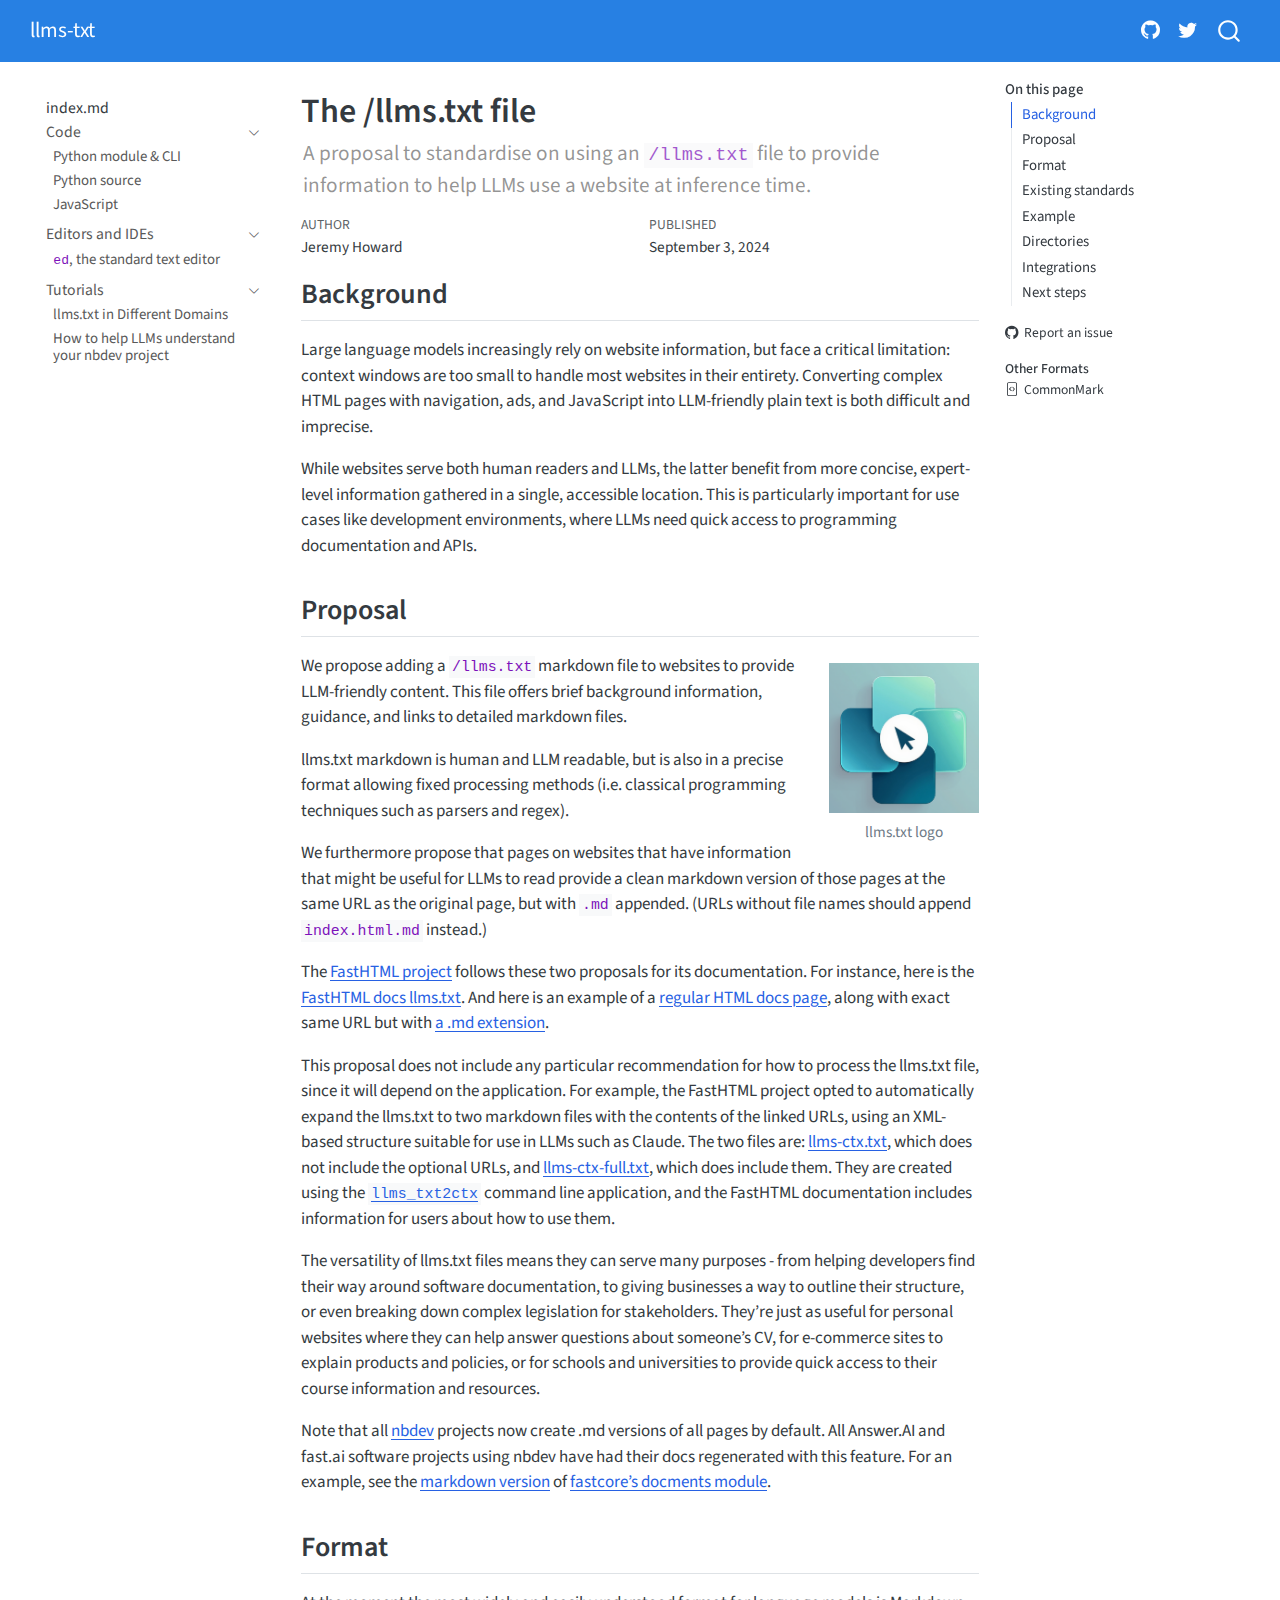
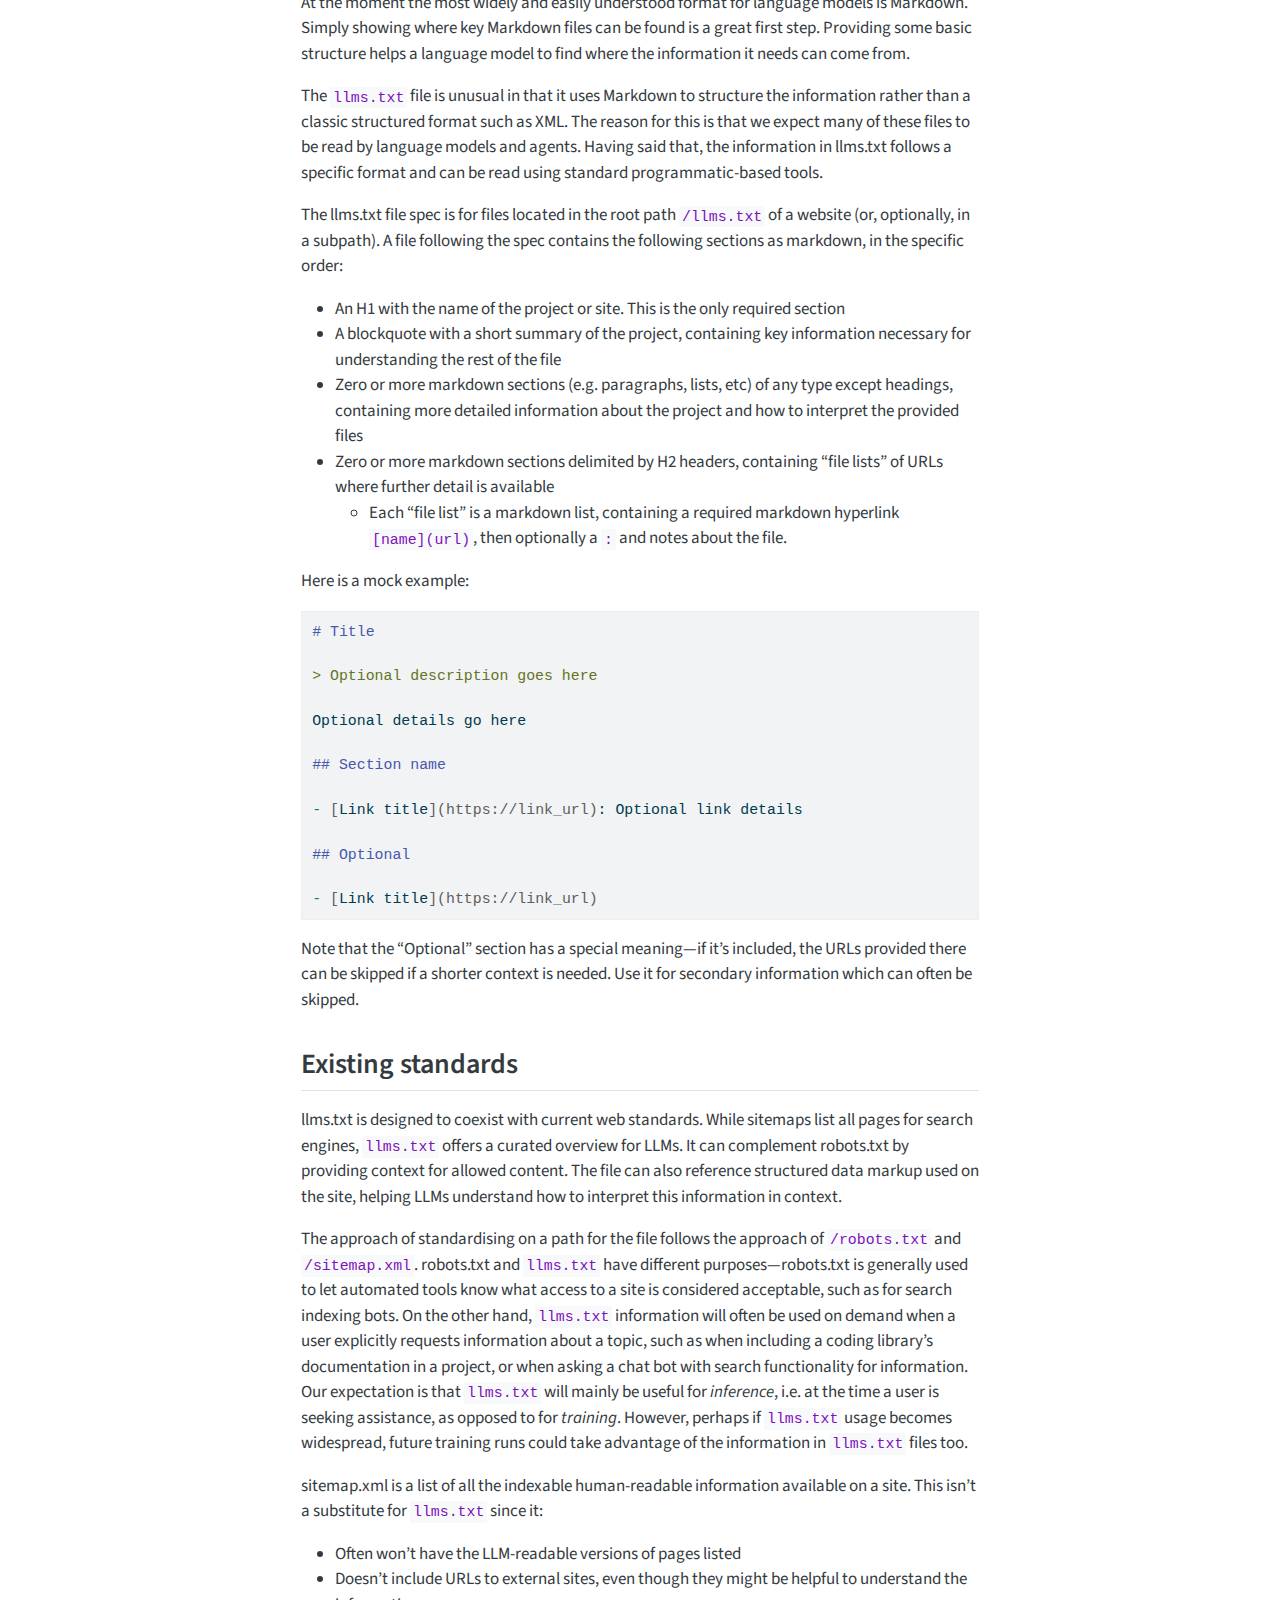
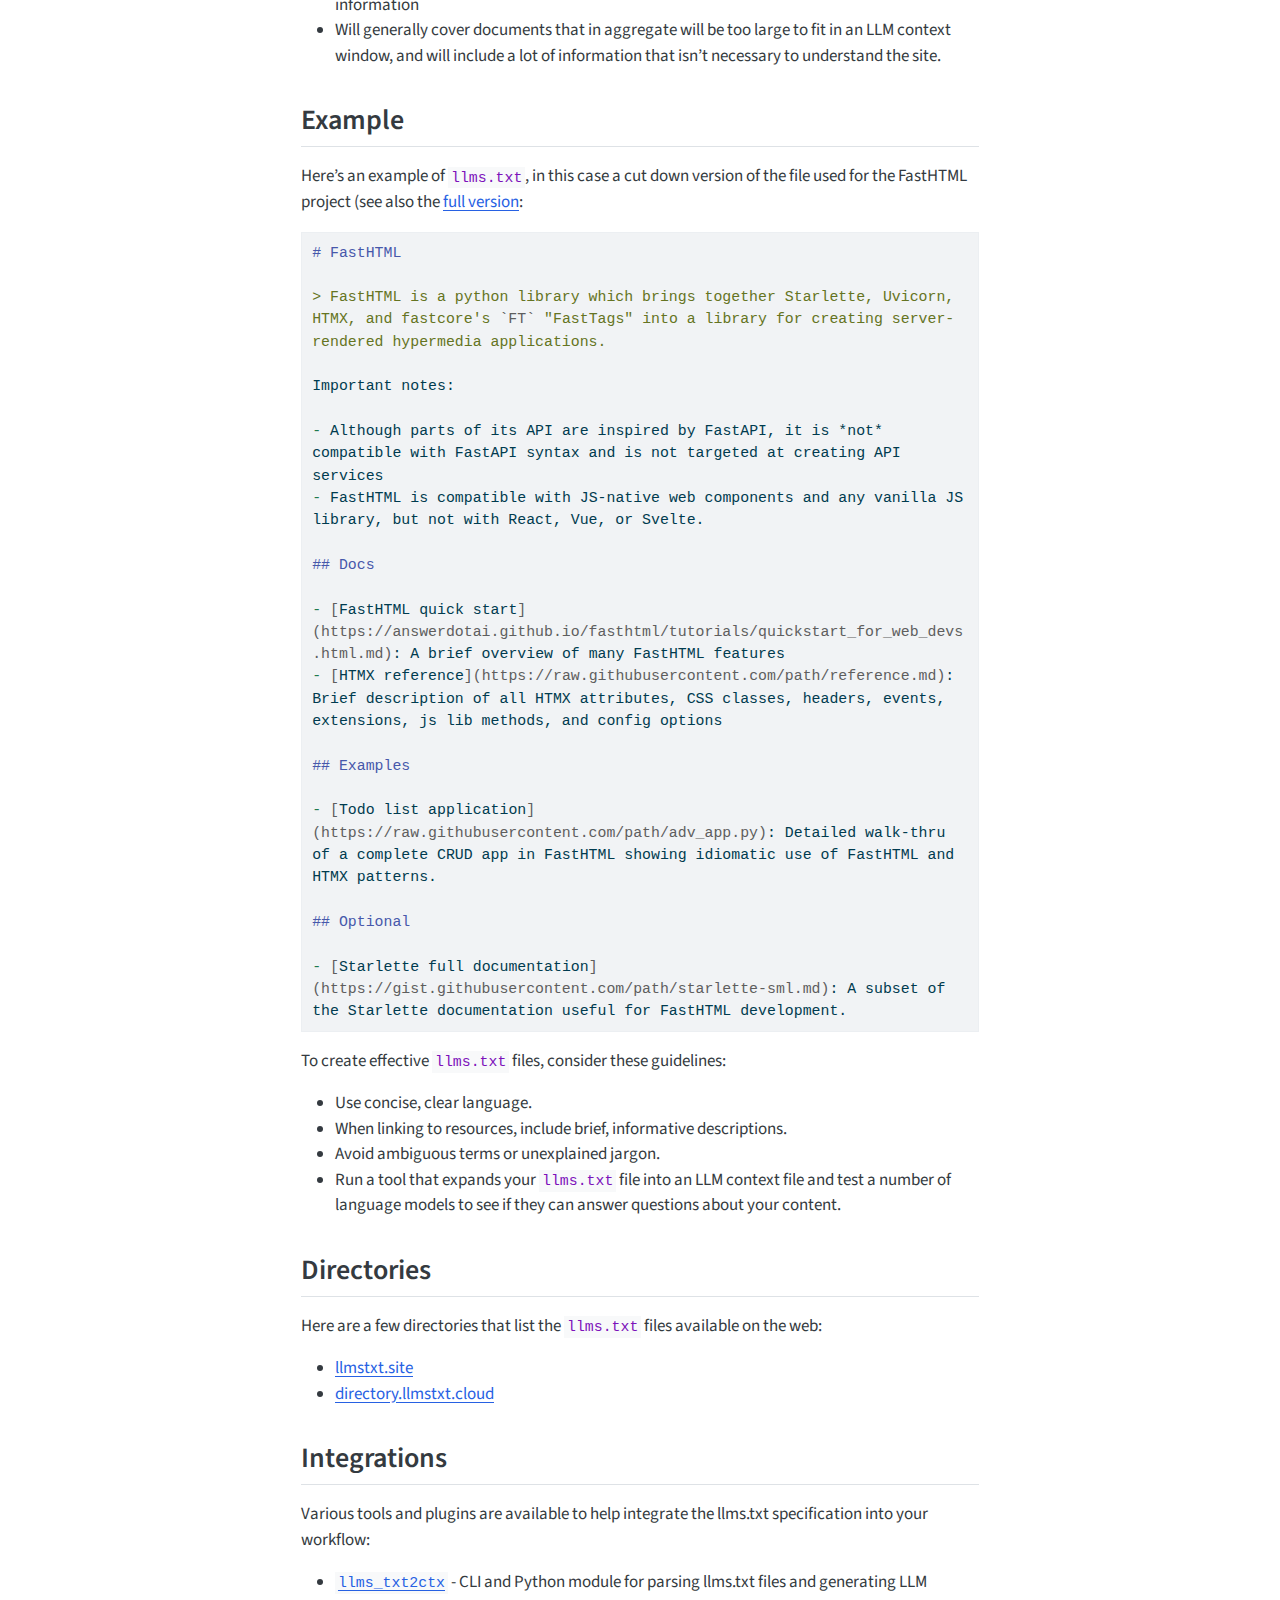
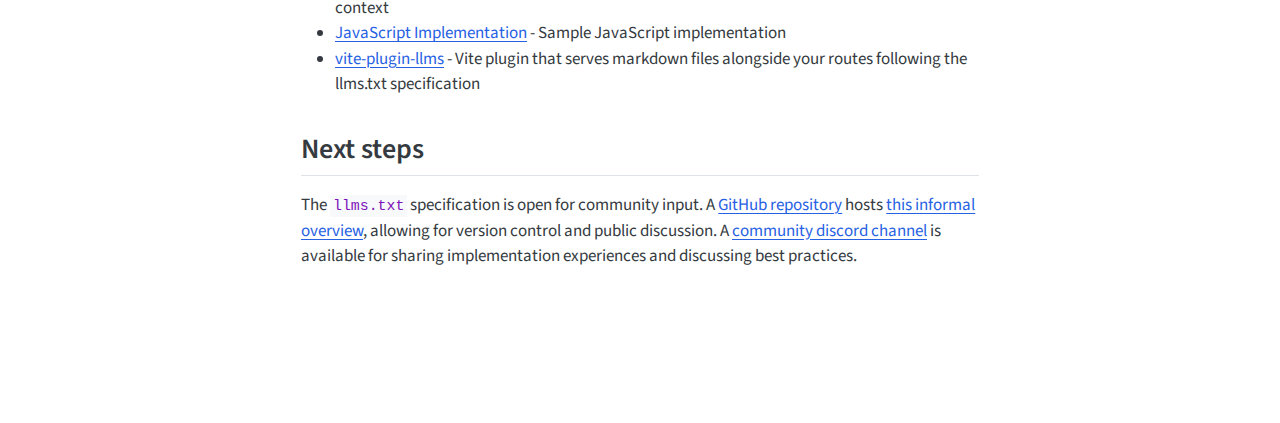
<file: index.html>
<!DOCTYPE html>
<html xmlns="http://www.w3.org/1999/xhtml" lang="en" xml:lang="en"><head>

<meta charset="utf-8">
<meta name="generator" content="quarto-1.6.42">

<meta name="viewport" content="width=device-width, initial-scale=1.0, user-scalable=yes">

<meta name="author" content="Jeremy Howard">
<meta name="dcterms.date" content="2024-09-03">
<meta name="description" content="A proposal to standardise on using an /llms.txt file to provide information to help LLMs use a website at inference time.">

<title>The /llms.txt file – llms-txt</title>
<style>
code{white-space: pre-wrap;}
span.smallcaps{font-variant: small-caps;}
div.columns{display: flex; gap: min(4vw, 1.5em);}
div.column{flex: auto; overflow-x: auto;}
div.hanging-indent{margin-left: 1.5em; text-indent: -1.5em;}
ul.task-list{list-style: none;}
ul.task-list li input[type="checkbox"] {
  width: 0.8em;
  margin: 0 0.8em 0.2em -1em; /* quarto-specific, see https://github.com/quarto-dev/quarto-cli/issues/4556 */ 
  vertical-align: middle;
}
/* CSS for syntax highlighting */
pre > code.sourceCode { white-space: pre; position: relative; }
pre > code.sourceCode > span { line-height: 1.25; }
pre > code.sourceCode > span:empty { height: 1.2em; }
.sourceCode { overflow: visible; }
code.sourceCode > span { color: inherit; text-decoration: inherit; }
div.sourceCode { margin: 1em 0; }
pre.sourceCode { margin: 0; }
@media screen {
div.sourceCode { overflow: auto; }
}
@media print {
pre > code.sourceCode { white-space: pre-wrap; }
pre > code.sourceCode > span { display: inline-block; text-indent: -5em; padding-left: 5em; }
}
pre.numberSource code
  { counter-reset: source-line 0; }
pre.numberSource code > span
  { position: relative; left: -4em; counter-increment: source-line; }
pre.numberSource code > span > a:first-child::before
  { content: counter(source-line);
    position: relative; left: -1em; text-align: right; vertical-align: baseline;
    border: none; display: inline-block;
    -webkit-touch-callout: none; -webkit-user-select: none;
    -khtml-user-select: none; -moz-user-select: none;
    -ms-user-select: none; user-select: none;
    padding: 0 4px; width: 4em;
  }
pre.numberSource { margin-left: 3em;  padding-left: 4px; }
div.sourceCode
  {   }
@media screen {
pre > code.sourceCode > span > a:first-child::before { text-decoration: underline; }
}
</style>


<script src="site_libs/quarto-nav/quarto-nav.js"></script>
<script src="site_libs/quarto-nav/headroom.min.js"></script>
<script src="site_libs/clipboard/clipboard.min.js"></script>
<script src="site_libs/quarto-search/autocomplete.umd.js"></script>
<script src="site_libs/quarto-search/fuse.min.js"></script>
<script src="site_libs/quarto-search/quarto-search.js"></script>
<meta name="quarto:offset" content="./">
<link href="./favicon.ico" rel="icon">
<script src="site_libs/quarto-html/quarto.js"></script>
<script src="site_libs/quarto-html/popper.min.js"></script>
<script src="site_libs/quarto-html/tippy.umd.min.js"></script>
<script src="site_libs/quarto-html/anchor.min.js"></script>
<link href="site_libs/quarto-html/tippy.css" rel="stylesheet">
<link href="site_libs/quarto-html/quarto-syntax-highlighting-2f5df379a58b258e96c21c0638c20c03.css" rel="stylesheet" id="quarto-text-highlighting-styles">
<script src="site_libs/bootstrap/bootstrap.min.js"></script>
<link href="site_libs/bootstrap/bootstrap-icons.css" rel="stylesheet">
<link href="site_libs/bootstrap/bootstrap-aa62e3823480f8985dca914c38e512c0.min.css" rel="stylesheet" append-hash="true" id="quarto-bootstrap" data-mode="light">
<script src="site_libs/quarto-contrib/glightbox/glightbox.min.js"></script>
<link href="site_libs/quarto-contrib/glightbox/glightbox.min.css" rel="stylesheet">
<link href="site_libs/quarto-contrib/glightbox/lightbox.css" rel="stylesheet">
<script id="quarto-search-options" type="application/json">{
  "location": "navbar",
  "copy-button": false,
  "collapse-after": 3,
  "panel-placement": "end",
  "type": "overlay",
  "limit": 50,
  "keyboard-shortcut": [
    "f",
    "/",
    "s"
  ],
  "show-item-context": false,
  "language": {
    "search-no-results-text": "No results",
    "search-matching-documents-text": "matching documents",
    "search-copy-link-title": "Copy link to search",
    "search-hide-matches-text": "Hide additional matches",
    "search-more-match-text": "more match in this document",
    "search-more-matches-text": "more matches in this document",
    "search-clear-button-title": "Clear",
    "search-text-placeholder": "",
    "search-detached-cancel-button-title": "Cancel",
    "search-submit-button-title": "Submit",
    "search-label": "Search"
  }
}</script>


<link rel="stylesheet" href="styles.css">
<meta property="og:title" content="The /llms.txt file – llms-txt">
<meta property="og:description" content="A proposal to standardise on using an /llms.txt file to provide information to help LLMs use a website at inference time.">
<meta property="og:image" content="https://llmstxt.org//sample.png">
<meta property="og:site_name" content="llms-txt">
<meta property="og:image:height" content="718">
<meta property="og:image:width" content="1108">
<meta name="twitter:title" content="The /llms.txt file – llms-txt">
<meta name="twitter:description" content="A proposal to standardise on using an /llms.txt file to provide information to help LLMs use a website at inference time.">
<meta name="twitter:image" content="https://llmstxt.org//sample.png">
<meta name="twitter:creator" content="@jeremyphoward">
<meta name="twitter:site" content="@answerdotai">
<meta name="twitter:image-height" content="718">
<meta name="twitter:image-width" content="1108">
<meta name="twitter:card" content="summary_large_image">
</head>

<body class="nav-sidebar floating nav-fixed">

<div id="quarto-search-results"></div>
  <header id="quarto-header" class="headroom fixed-top">
    <nav class="navbar navbar-expand-lg " data-bs-theme="dark">
      <div class="navbar-container container-fluid">
      <div class="navbar-brand-container mx-auto">
    <a class="navbar-brand" href="./index.html">
    <span class="navbar-title">llms-txt</span>
    </a>
  </div>
            <div id="quarto-search" class="" title="Search"></div>
          <button class="navbar-toggler" type="button" data-bs-toggle="collapse" data-bs-target="#navbarCollapse" aria-controls="navbarCollapse" role="menu" aria-expanded="false" aria-label="Toggle navigation" onclick="if (window.quartoToggleHeadroom) { window.quartoToggleHeadroom(); }">
  <span class="navbar-toggler-icon"></span>
</button>
          <div class="collapse navbar-collapse" id="navbarCollapse">
            <ul class="navbar-nav navbar-nav-scroll ms-auto">
  <li class="nav-item compact">
    <a class="nav-link" href="https://github.com/answerdotai/llms-txt"> <i class="bi bi-github" role="img">
</i> 
<span class="menu-text"></span></a>
  </li>  
  <li class="nav-item compact">
    <a class="nav-link" href="https://x.com/answerdotai"> <i class="bi bi-twitter" role="img" aria-label="Fast.ai Twitter">
</i> 
<span class="menu-text"></span></a>
  </li>  
</ul>
          </div> <!-- /navcollapse -->
            <div class="quarto-navbar-tools">
</div>
      </div> <!-- /container-fluid -->
    </nav>
  <nav class="quarto-secondary-nav">
    <div class="container-fluid d-flex">
      <button type="button" class="quarto-btn-toggle btn" data-bs-toggle="collapse" role="button" data-bs-target=".quarto-sidebar-collapse-item" aria-controls="quarto-sidebar" aria-expanded="false" aria-label="Toggle sidebar navigation" onclick="if (window.quartoToggleHeadroom) { window.quartoToggleHeadroom(); }">
        <i class="bi bi-layout-text-sidebar-reverse"></i>
      </button>
        <nav class="quarto-page-breadcrumbs" aria-label="breadcrumb"><ol class="breadcrumb"><li class="breadcrumb-item">The /llms.txt file</li></ol></nav>
        <a class="flex-grow-1" role="navigation" data-bs-toggle="collapse" data-bs-target=".quarto-sidebar-collapse-item" aria-controls="quarto-sidebar" aria-expanded="false" aria-label="Toggle sidebar navigation" onclick="if (window.quartoToggleHeadroom) { window.quartoToggleHeadroom(); }">      
        </a>
    </div>
  </nav>
</header>
<!-- content -->
<div id="quarto-content" class="quarto-container page-columns page-rows-contents page-layout-article page-navbar">
<!-- sidebar -->
  <nav id="quarto-sidebar" class="sidebar collapse collapse-horizontal quarto-sidebar-collapse-item sidebar-navigation floating overflow-auto">
    <div class="sidebar-menu-container"> 
    <ul class="list-unstyled mt-1">
        <li class="sidebar-item">
 <span class="menu-text">index.md</span>
  </li>
        <li class="sidebar-item sidebar-item-section">
      <div class="sidebar-item-container"> 
            <a class="sidebar-item-text sidebar-link text-start" data-bs-toggle="collapse" data-bs-target="#quarto-sidebar-section-1" role="navigation" aria-expanded="true">
 <span class="menu-text">Code</span></a>
          <a class="sidebar-item-toggle text-start" data-bs-toggle="collapse" data-bs-target="#quarto-sidebar-section-1" role="navigation" aria-expanded="true" aria-label="Toggle section">
            <i class="bi bi-chevron-right ms-2"></i>
          </a> 
      </div>
      <ul id="quarto-sidebar-section-1" class="collapse list-unstyled sidebar-section depth1 show">  
          <li class="sidebar-item">
  <div class="sidebar-item-container"> 
  <a href="./intro.html" class="sidebar-item-text sidebar-link">
 <span class="menu-text">Python module &amp; CLI</span></a>
  </div>
</li>
          <li class="sidebar-item">
  <div class="sidebar-item-container"> 
  <a href="./core.html" class="sidebar-item-text sidebar-link">
 <span class="menu-text">Python source</span></a>
  </div>
</li>
          <li class="sidebar-item">
  <div class="sidebar-item-container"> 
  <a href="./llmstxt-js.html" class="sidebar-item-text sidebar-link">
 <span class="menu-text">JavaScript</span></a>
  </div>
</li>
      </ul>
  </li>
        <li class="sidebar-item sidebar-item-section">
      <div class="sidebar-item-container"> 
            <a class="sidebar-item-text sidebar-link text-start" data-bs-toggle="collapse" data-bs-target="#quarto-sidebar-section-2" role="navigation" aria-expanded="true">
 <span class="menu-text">Editors and IDEs</span></a>
          <a class="sidebar-item-toggle text-start" data-bs-toggle="collapse" data-bs-target="#quarto-sidebar-section-2" role="navigation" aria-expanded="true" aria-label="Toggle section">
            <i class="bi bi-chevron-right ms-2"></i>
          </a> 
      </div>
      <ul id="quarto-sidebar-section-2" class="collapse list-unstyled sidebar-section depth1 show">  
          <li class="sidebar-item">
  <div class="sidebar-item-container"> 
  <a href="./ed.html" class="sidebar-item-text sidebar-link">
 <span class="menu-text"><code>ed</code>, the standard text editor</span></a>
  </div>
</li>
      </ul>
  </li>
        <li class="sidebar-item sidebar-item-section">
      <div class="sidebar-item-container"> 
            <a class="sidebar-item-text sidebar-link text-start" data-bs-toggle="collapse" data-bs-target="#quarto-sidebar-section-3" role="navigation" aria-expanded="true">
 <span class="menu-text">Tutorials</span></a>
          <a class="sidebar-item-toggle text-start" data-bs-toggle="collapse" data-bs-target="#quarto-sidebar-section-3" role="navigation" aria-expanded="true" aria-label="Toggle section">
            <i class="bi bi-chevron-right ms-2"></i>
          </a> 
      </div>
      <ul id="quarto-sidebar-section-3" class="collapse list-unstyled sidebar-section depth1 show">  
          <li class="sidebar-item">
  <div class="sidebar-item-container"> 
  <a href="./domains.html" class="sidebar-item-text sidebar-link">
 <span class="menu-text">llms.txt in Different Domains</span></a>
  </div>
</li>
          <li class="sidebar-item">
  <div class="sidebar-item-container"> 
  <a href="./nbdev.html" class="sidebar-item-text sidebar-link">
 <span class="menu-text">How to help LLMs understand your nbdev project</span></a>
  </div>
</li>
      </ul>
  </li>
    </ul>
    </div>
</nav>
<div id="quarto-sidebar-glass" class="quarto-sidebar-collapse-item" data-bs-toggle="collapse" data-bs-target=".quarto-sidebar-collapse-item"></div>
<!-- margin-sidebar -->
    <div id="quarto-margin-sidebar" class="sidebar margin-sidebar">
        <nav id="TOC" role="doc-toc" class="toc-active">
    <h2 id="toc-title">On this page</h2>
   
  <ul>
  <li><a href="#background" id="toc-background" class="nav-link active" data-scroll-target="#background">Background</a></li>
  <li><a href="#proposal" id="toc-proposal" class="nav-link" data-scroll-target="#proposal">Proposal</a></li>
  <li><a href="#format" id="toc-format" class="nav-link" data-scroll-target="#format">Format</a></li>
  <li><a href="#existing-standards" id="toc-existing-standards" class="nav-link" data-scroll-target="#existing-standards">Existing standards</a></li>
  <li><a href="#example" id="toc-example" class="nav-link" data-scroll-target="#example">Example</a></li>
  <li><a href="#directories" id="toc-directories" class="nav-link" data-scroll-target="#directories">Directories</a></li>
  <li><a href="#integrations" id="toc-integrations" class="nav-link" data-scroll-target="#integrations">Integrations</a></li>
  <li><a href="#next-steps" id="toc-next-steps" class="nav-link" data-scroll-target="#next-steps">Next steps</a></li>
  </ul>
<div class="toc-actions"><ul><li><a href="https://github.com/AnswerDotAI/llms-txt/issues/new" class="toc-action"><i class="bi bi-github"></i>Report an issue</a></li></ul></div><div class="quarto-alternate-formats"><h2>Other Formats</h2><ul><li><a href="index.md"><i class="bi bi-file-code"></i>CommonMark</a></li></ul></div></nav>
    </div>
<!-- main -->
<main class="content" id="quarto-document-content">

<header id="title-block-header" class="quarto-title-block default">
<div class="quarto-title">
<h1 class="title">The /llms.txt file</h1>
</div>

<div>
  <div class="description">
    A proposal to standardise on using an <code>/llms.txt</code> file to provide information to help LLMs use a website at inference time.
  </div>
</div>


<div class="quarto-title-meta">

    <div>
    <div class="quarto-title-meta-heading">Author</div>
    <div class="quarto-title-meta-contents">
             <p>Jeremy Howard </p>
          </div>
  </div>
    
    <div>
    <div class="quarto-title-meta-heading">Published</div>
    <div class="quarto-title-meta-contents">
      <p class="date">September 3, 2024</p>
    </div>
  </div>
  
    
  </div>
  


</header>


<section id="background" class="level2">
<h2 class="anchored" data-anchor-id="background">Background</h2>
<p>Large language models increasingly rely on website information, but face a critical limitation: context windows are too small to handle most websites in their entirety. Converting complex HTML pages with navigation, ads, and JavaScript into LLM-friendly plain text is both difficult and imprecise.</p>
<p>While websites serve both human readers and LLMs, the latter benefit from more concise, expert-level information gathered in a single, accessible location. This is particularly important for use cases like development environments, where LLMs need quick access to programming documentation and APIs.</p>
</section>
<section id="proposal" class="level2">
<h2 class="anchored" data-anchor-id="proposal">Proposal</h2>
<div class="quarto-figure quarto-figure-center">
<figure class="figure">
<p><a href="logo.png" class="lightbox" data-gallery="quarto-lightbox-gallery-1" title="llms.txt logo"><img src="logo.png" class="floatr img-fluid figure-img" width="150" alt="llms.txt logo"></a></p>
<figcaption>llms.txt logo</figcaption>
</figure>
</div>
<p>We propose adding a <code>/llms.txt</code> markdown file to websites to provide LLM-friendly content. This file offers brief background information, guidance, and links to detailed markdown files.</p>
<p>llms.txt markdown is human and LLM readable, but is also in a precise format allowing fixed processing methods (i.e.&nbsp;classical programming techniques such as parsers and regex).</p>
<p>We furthermore propose that pages on websites that have information that might be useful for LLMs to read provide a clean markdown version of those pages at the same URL as the original page, but with <code>.md</code> appended. (URLs without file names should append <code>index.html.md</code> instead.)</p>
<p>The <a href="https://fastht.ml">FastHTML project</a> follows these two proposals for its documentation. For instance, here is the <a href="https://answerdotai.github.io/fasthtml/llms.txt">FastHTML docs llms.txt</a>. And here is an example of a <a href="https://answerdotai.github.io/fasthtml/tutorials/by_example.html">regular HTML docs page</a>, along with exact same URL but with <a href="https://answerdotai.github.io/fasthtml/tutorials/by_example.html.md">a .md extension</a>.</p>
<p>This proposal does not include any particular recommendation for how to process the llms.txt file, since it will depend on the application. For example, the FastHTML project opted to automatically expand the llms.txt to two markdown files with the contents of the linked URLs, using an XML-based structure suitable for use in LLMs such as Claude. The two files are: <a href="https://answerdotai.github.io/fasthtml/llms-ctx.txt">llms-ctx.txt</a>, which does not include the optional URLs, and <a href="https://answerdotai.github.io/fasthtml/llms-ctx-full.txt">llms-ctx-full.txt</a>, which does include them. They are created using the <a href="https://llmstxt.org/intro.html#cli"><code>llms_txt2ctx</code></a> command line application, and the FastHTML documentation includes information for users about how to use them.</p>
<p>The versatility of llms.txt files means they can serve many purposes - from helping developers find their way around software documentation, to giving businesses a way to outline their structure, or even breaking down complex legislation for stakeholders. They’re just as useful for personal websites where they can help answer questions about someone’s CV, for e-commerce sites to explain products and policies, or for schools and universities to provide quick access to their course information and resources.</p>
<p>Note that all <a href="https://nbdev.fast.ai/">nbdev</a> projects now create .md versions of all pages by default. All Answer.AI and fast.ai software projects using nbdev have had their docs regenerated with this feature. For an example, see the <a href="https://fastcore.fast.ai/docments.html.md">markdown version</a> of <a href="https://fastcore.fast.ai/docments.html">fastcore’s docments module</a>.</p>
</section>
<section id="format" class="level2">
<h2 class="anchored" data-anchor-id="format">Format</h2>
<p>At the moment the most widely and easily understood format for language models is Markdown. Simply showing where key Markdown files can be found is a great first step. Providing some basic structure helps a language model to find where the information it needs can come from.</p>
<p>The <code>llms.txt</code> file is unusual in that it uses Markdown to structure the information rather than a classic structured format such as XML. The reason for this is that we expect many of these files to be read by language models and agents. Having said that, the information in llms.txt follows a specific format and can be read using standard programmatic-based tools.</p>
<p>The llms.txt file spec is for files located in the root path <code>/llms.txt</code> of a website (or, optionally, in a subpath). A file following the spec contains the following sections as markdown, in the specific order:</p>
<ul>
<li>An H1 with the name of the project or site. This is the only required section</li>
<li>A blockquote with a short summary of the project, containing key information necessary for understanding the rest of the file</li>
<li>Zero or more markdown sections (e.g.&nbsp;paragraphs, lists, etc) of any type except headings, containing more detailed information about the project and how to interpret the provided files</li>
<li>Zero or more markdown sections delimited by H2 headers, containing “file lists” of URLs where further detail is available
<ul>
<li>Each “file list” is a markdown list, containing a required markdown hyperlink <code>[name](url)</code>, then optionally a <code>:</code> and notes about the file.</li>
</ul></li>
</ul>
<p>Here is a mock example:</p>
<div class="sourceCode" id="cb1"><pre class="sourceCode markdown code-with-copy"><code class="sourceCode markdown"><span id="cb1-1"><a href="#cb1-1" aria-hidden="true" tabindex="-1"></a><span class="fu"># Title</span></span>
<span id="cb1-2"><a href="#cb1-2" aria-hidden="true" tabindex="-1"></a></span>
<span id="cb1-3"><a href="#cb1-3" aria-hidden="true" tabindex="-1"></a><span class="at">&gt; Optional description goes here</span></span>
<span id="cb1-4"><a href="#cb1-4" aria-hidden="true" tabindex="-1"></a></span>
<span id="cb1-5"><a href="#cb1-5" aria-hidden="true" tabindex="-1"></a>Optional details go here</span>
<span id="cb1-6"><a href="#cb1-6" aria-hidden="true" tabindex="-1"></a></span>
<span id="cb1-7"><a href="#cb1-7" aria-hidden="true" tabindex="-1"></a><span class="fu">## Section name</span></span>
<span id="cb1-8"><a href="#cb1-8" aria-hidden="true" tabindex="-1"></a></span>
<span id="cb1-9"><a href="#cb1-9" aria-hidden="true" tabindex="-1"></a><span class="ss">- </span><span class="co">[</span><span class="ot">Link title</span><span class="co">](https://link_url)</span>: Optional link details</span>
<span id="cb1-10"><a href="#cb1-10" aria-hidden="true" tabindex="-1"></a></span>
<span id="cb1-11"><a href="#cb1-11" aria-hidden="true" tabindex="-1"></a><span class="fu">## Optional</span></span>
<span id="cb1-12"><a href="#cb1-12" aria-hidden="true" tabindex="-1"></a></span>
<span id="cb1-13"><a href="#cb1-13" aria-hidden="true" tabindex="-1"></a><span class="ss">- </span><span class="co">[</span><span class="ot">Link title</span><span class="co">](https://link_url)</span></span></code><button title="Copy to Clipboard" class="code-copy-button"><i class="bi"></i></button></pre></div>
<p>Note that the “Optional” section has a special meaning—if it’s included, the URLs provided there can be skipped if a shorter context is needed. Use it for secondary information which can often be skipped.</p>
</section>
<section id="existing-standards" class="level2">
<h2 class="anchored" data-anchor-id="existing-standards">Existing standards</h2>
<p>llms.txt is designed to coexist with current web standards. While sitemaps list all pages for search engines, <code>llms.txt</code> offers a curated overview for LLMs. It can complement robots.txt by providing context for allowed content. The file can also reference structured data markup used on the site, helping LLMs understand how to interpret this information in context.</p>
<p>The approach of standardising on a path for the file follows the approach of <code>/robots.txt</code> and <code>/sitemap.xml</code>. robots.txt and <code>llms.txt</code> have different purposes—robots.txt is generally used to let automated tools know what access to a site is considered acceptable, such as for search indexing bots. On the other hand, <code>llms.txt</code> information will often be used on demand when a user explicitly requests information about a topic, such as when including a coding library’s documentation in a project, or when asking a chat bot with search functionality for information. Our expectation is that <code>llms.txt</code> will mainly be useful for <em>inference</em>, i.e.&nbsp;at the time a user is seeking assistance, as opposed to for <em>training</em>. However, perhaps if <code>llms.txt</code> usage becomes widespread, future training runs could take advantage of the information in <code>llms.txt</code> files too.</p>
<p>sitemap.xml is a list of all the indexable human-readable information available on a site. This isn’t a substitute for <code>llms.txt</code> since it:</p>
<ul>
<li>Often won’t have the LLM-readable versions of pages listed</li>
<li>Doesn’t include URLs to external sites, even though they might be helpful to understand the information</li>
<li>Will generally cover documents that in aggregate will be too large to fit in an LLM context window, and will include a lot of information that isn’t necessary to understand the site.</li>
</ul>
</section>
<section id="example" class="level2">
<h2 class="anchored" data-anchor-id="example">Example</h2>
<p>Here’s an example of <code>llms.txt</code>, in this case a cut down version of the file used for the FastHTML project (see also the <a href="https://answerdotai.github.io/fasthtml/llms.txt">full version</a>:</p>
<div class="sourceCode" id="cb2"><pre class="sourceCode markdown code-with-copy"><code class="sourceCode markdown"><span id="cb2-1"><a href="#cb2-1" aria-hidden="true" tabindex="-1"></a><span class="fu"># FastHTML</span></span>
<span id="cb2-2"><a href="#cb2-2" aria-hidden="true" tabindex="-1"></a></span>
<span id="cb2-3"><a href="#cb2-3" aria-hidden="true" tabindex="-1"></a><span class="at">&gt; FastHTML is a python library which brings together Starlette, Uvicorn, HTMX, and fastcore's </span><span class="in">`FT`</span><span class="at"> "FastTags" into a library for creating server-rendered hypermedia applications.</span></span>
<span id="cb2-4"><a href="#cb2-4" aria-hidden="true" tabindex="-1"></a></span>
<span id="cb2-5"><a href="#cb2-5" aria-hidden="true" tabindex="-1"></a>Important notes:</span>
<span id="cb2-6"><a href="#cb2-6" aria-hidden="true" tabindex="-1"></a></span>
<span id="cb2-7"><a href="#cb2-7" aria-hidden="true" tabindex="-1"></a><span class="ss">- </span>Although parts of its API are inspired by FastAPI, it is *not* compatible with FastAPI syntax and is not targeted at creating API services</span>
<span id="cb2-8"><a href="#cb2-8" aria-hidden="true" tabindex="-1"></a><span class="ss">- </span>FastHTML is compatible with JS-native web components and any vanilla JS library, but not with React, Vue, or Svelte.</span>
<span id="cb2-9"><a href="#cb2-9" aria-hidden="true" tabindex="-1"></a></span>
<span id="cb2-10"><a href="#cb2-10" aria-hidden="true" tabindex="-1"></a><span class="fu">## Docs</span></span>
<span id="cb2-11"><a href="#cb2-11" aria-hidden="true" tabindex="-1"></a></span>
<span id="cb2-12"><a href="#cb2-12" aria-hidden="true" tabindex="-1"></a><span class="ss">- </span><span class="co">[</span><span class="ot">FastHTML quick start</span><span class="co">](https://answerdotai.github.io/fasthtml/tutorials/quickstart_for_web_devs.html.md)</span>: A brief overview of many FastHTML features</span>
<span id="cb2-13"><a href="#cb2-13" aria-hidden="true" tabindex="-1"></a><span class="ss">- </span><span class="co">[</span><span class="ot">HTMX reference</span><span class="co">](https://raw.githubusercontent.com/path/reference.md)</span>: Brief description of all HTMX attributes, CSS classes, headers, events, extensions, js lib methods, and config options</span>
<span id="cb2-14"><a href="#cb2-14" aria-hidden="true" tabindex="-1"></a></span>
<span id="cb2-15"><a href="#cb2-15" aria-hidden="true" tabindex="-1"></a><span class="fu">## Examples</span></span>
<span id="cb2-16"><a href="#cb2-16" aria-hidden="true" tabindex="-1"></a></span>
<span id="cb2-17"><a href="#cb2-17" aria-hidden="true" tabindex="-1"></a><span class="ss">- </span><span class="co">[</span><span class="ot">Todo list application</span><span class="co">](https://raw.githubusercontent.com/path/adv_app.py)</span>: Detailed walk-thru of a complete CRUD app in FastHTML showing idiomatic use of FastHTML and HTMX patterns.</span>
<span id="cb2-18"><a href="#cb2-18" aria-hidden="true" tabindex="-1"></a></span>
<span id="cb2-19"><a href="#cb2-19" aria-hidden="true" tabindex="-1"></a><span class="fu">## Optional</span></span>
<span id="cb2-20"><a href="#cb2-20" aria-hidden="true" tabindex="-1"></a></span>
<span id="cb2-21"><a href="#cb2-21" aria-hidden="true" tabindex="-1"></a><span class="ss">- </span><span class="co">[</span><span class="ot">Starlette full documentation</span><span class="co">](https://gist.githubusercontent.com/path/starlette-sml.md)</span>: A subset of the Starlette documentation useful for FastHTML development.</span></code><button title="Copy to Clipboard" class="code-copy-button"><i class="bi"></i></button></pre></div>
<p>To create effective <code>llms.txt</code> files, consider these guidelines:</p>
<ul>
<li>Use concise, clear language.</li>
<li>When linking to resources, include brief, informative descriptions.</li>
<li>Avoid ambiguous terms or unexplained jargon.</li>
<li>Run a tool that expands your <code>llms.txt</code> file into an LLM context file and test a number of language models to see if they can answer questions about your content.</li>
</ul>
</section>
<section id="directories" class="level2">
<h2 class="anchored" data-anchor-id="directories">Directories</h2>
<p>Here are a few directories that list the <code>llms.txt</code> files available on the web:</p>
<ul>
<li><a href="https://llmstxt.site/">llmstxt.site</a></li>
<li><a href="https://directory.llmstxt.cloud/">directory.llmstxt.cloud</a></li>
</ul>
</section>
<section id="integrations" class="level2">
<h2 class="anchored" data-anchor-id="integrations">Integrations</h2>
<p>Various tools and plugins are available to help integrate the llms.txt specification into your workflow:</p>
<ul>
<li><a href="https://llmstxt.org/intro.html#cli"><code>llms_txt2ctx</code></a> - CLI and Python module for parsing llms.txt files and generating LLM context</li>
<li><a href="./llmstxt-js.html">JavaScript Implementation</a> - Sample JavaScript implementation</li>
<li><a href="https://github.com/saschaseniuk/vite-plugin-llms">vite-plugin-llms</a> - Vite plugin that serves markdown files alongside your routes following the llms.txt specification</li>
</ul>
</section>
<section id="next-steps" class="level2">
<h2 class="anchored" data-anchor-id="next-steps">Next steps</h2>
<p>The <code>llms.txt</code> specification is open for community input. A <a href="https://github.com/AnswerDotAI/llms-txt">GitHub repository</a> hosts <a href="https://github.com/AnswerDotAI/llms-txt/blob/main/nbs/index.md">this informal overview</a>, allowing for version control and public discussion. A <a href="https://discord.gg/aJPygMvPEN">community discord channel</a> is available for sharing implementation experiences and discussing best practices.</p>


</section>

</main> <!-- /main -->
<script id="quarto-html-after-body" type="application/javascript">
window.document.addEventListener("DOMContentLoaded", function (event) {
  const toggleBodyColorMode = (bsSheetEl) => {
    const mode = bsSheetEl.getAttribute("data-mode");
    const bodyEl = window.document.querySelector("body");
    if (mode === "dark") {
      bodyEl.classList.add("quarto-dark");
      bodyEl.classList.remove("quarto-light");
    } else {
      bodyEl.classList.add("quarto-light");
      bodyEl.classList.remove("quarto-dark");
    }
  }
  const toggleBodyColorPrimary = () => {
    const bsSheetEl = window.document.querySelector("link#quarto-bootstrap");
    if (bsSheetEl) {
      toggleBodyColorMode(bsSheetEl);
    }
  }
  toggleBodyColorPrimary();  
  const icon = "";
  const anchorJS = new window.AnchorJS();
  anchorJS.options = {
    placement: 'right',
    icon: icon
  };
  anchorJS.add('.anchored');
  const isCodeAnnotation = (el) => {
    for (const clz of el.classList) {
      if (clz.startsWith('code-annotation-')) {                     
        return true;
      }
    }
    return false;
  }
  const onCopySuccess = function(e) {
    // button target
    const button = e.trigger;
    // don't keep focus
    button.blur();
    // flash "checked"
    button.classList.add('code-copy-button-checked');
    var currentTitle = button.getAttribute("title");
    button.setAttribute("title", "Copied!");
    let tooltip;
    if (window.bootstrap) {
      button.setAttribute("data-bs-toggle", "tooltip");
      button.setAttribute("data-bs-placement", "left");
      button.setAttribute("data-bs-title", "Copied!");
      tooltip = new bootstrap.Tooltip(button, 
        { trigger: "manual", 
          customClass: "code-copy-button-tooltip",
          offset: [0, -8]});
      tooltip.show();    
    }
    setTimeout(function() {
      if (tooltip) {
        tooltip.hide();
        button.removeAttribute("data-bs-title");
        button.removeAttribute("data-bs-toggle");
        button.removeAttribute("data-bs-placement");
      }
      button.setAttribute("title", currentTitle);
      button.classList.remove('code-copy-button-checked');
    }, 1000);
    // clear code selection
    e.clearSelection();
  }
  const getTextToCopy = function(trigger) {
      const codeEl = trigger.previousElementSibling.cloneNode(true);
      for (const childEl of codeEl.children) {
        if (isCodeAnnotation(childEl)) {
          childEl.remove();
        }
      }
      return codeEl.innerText;
  }
  const clipboard = new window.ClipboardJS('.code-copy-button:not([data-in-quarto-modal])', {
    text: getTextToCopy
  });
  clipboard.on('success', onCopySuccess);
  if (window.document.getElementById('quarto-embedded-source-code-modal')) {
    const clipboardModal = new window.ClipboardJS('.code-copy-button[data-in-quarto-modal]', {
      text: getTextToCopy,
      container: window.document.getElementById('quarto-embedded-source-code-modal')
    });
    clipboardModal.on('success', onCopySuccess);
  }
    var localhostRegex = new RegExp(/^(?:http|https):\/\/localhost\:?[0-9]*\//);
    var mailtoRegex = new RegExp(/^mailto:/);
      var filterRegex = new RegExp("https:\/\/llmstxt\.org\/");
    var isInternal = (href) => {
        return filterRegex.test(href) || localhostRegex.test(href) || mailtoRegex.test(href);
    }
    // Inspect non-navigation links and adorn them if external
 	var links = window.document.querySelectorAll('a[href]:not(.nav-link):not(.navbar-brand):not(.toc-action):not(.sidebar-link):not(.sidebar-item-toggle):not(.pagination-link):not(.no-external):not([aria-hidden]):not(.dropdown-item):not(.quarto-navigation-tool):not(.about-link)');
    for (var i=0; i<links.length; i++) {
      const link = links[i];
      if (!isInternal(link.href)) {
        // undo the damage that might have been done by quarto-nav.js in the case of
        // links that we want to consider external
        if (link.dataset.originalHref !== undefined) {
          link.href = link.dataset.originalHref;
        }
      }
    }
  function tippyHover(el, contentFn, onTriggerFn, onUntriggerFn) {
    const config = {
      allowHTML: true,
      maxWidth: 500,
      delay: 100,
      arrow: false,
      appendTo: function(el) {
          return el.parentElement;
      },
      interactive: true,
      interactiveBorder: 10,
      theme: 'quarto',
      placement: 'bottom-start',
    };
    if (contentFn) {
      config.content = contentFn;
    }
    if (onTriggerFn) {
      config.onTrigger = onTriggerFn;
    }
    if (onUntriggerFn) {
      config.onUntrigger = onUntriggerFn;
    }
    window.tippy(el, config); 
  }
  const noterefs = window.document.querySelectorAll('a[role="doc-noteref"]');
  for (var i=0; i<noterefs.length; i++) {
    const ref = noterefs[i];
    tippyHover(ref, function() {
      // use id or data attribute instead here
      let href = ref.getAttribute('data-footnote-href') || ref.getAttribute('href');
      try { href = new URL(href).hash; } catch {}
      const id = href.replace(/^#\/?/, "");
      const note = window.document.getElementById(id);
      if (note) {
        return note.innerHTML;
      } else {
        return "";
      }
    });
  }
  const xrefs = window.document.querySelectorAll('a.quarto-xref');
  const processXRef = (id, note) => {
    // Strip column container classes
    const stripColumnClz = (el) => {
      el.classList.remove("page-full", "page-columns");
      if (el.children) {
        for (const child of el.children) {
          stripColumnClz(child);
        }
      }
    }
    stripColumnClz(note)
    if (id === null || id.startsWith('sec-')) {
      // Special case sections, only their first couple elements
      const container = document.createElement("div");
      if (note.children && note.children.length > 2) {
        container.appendChild(note.children[0].cloneNode(true));
        for (let i = 1; i < note.children.length; i++) {
          const child = note.children[i];
          if (child.tagName === "P" && child.innerText === "") {
            continue;
          } else {
            container.appendChild(child.cloneNode(true));
            break;
          }
        }
        if (window.Quarto?.typesetMath) {
          window.Quarto.typesetMath(container);
        }
        return container.innerHTML
      } else {
        if (window.Quarto?.typesetMath) {
          window.Quarto.typesetMath(note);
        }
        return note.innerHTML;
      }
    } else {
      // Remove any anchor links if they are present
      const anchorLink = note.querySelector('a.anchorjs-link');
      if (anchorLink) {
        anchorLink.remove();
      }
      if (window.Quarto?.typesetMath) {
        window.Quarto.typesetMath(note);
      }
      if (note.classList.contains("callout")) {
        return note.outerHTML;
      } else {
        return note.innerHTML;
      }
    }
  }
  for (var i=0; i<xrefs.length; i++) {
    const xref = xrefs[i];
    tippyHover(xref, undefined, function(instance) {
      instance.disable();
      let url = xref.getAttribute('href');
      let hash = undefined; 
      if (url.startsWith('#')) {
        hash = url;
      } else {
        try { hash = new URL(url).hash; } catch {}
      }
      if (hash) {
        const id = hash.replace(/^#\/?/, "");
        const note = window.document.getElementById(id);
        if (note !== null) {
          try {
            const html = processXRef(id, note.cloneNode(true));
            instance.setContent(html);
          } finally {
            instance.enable();
            instance.show();
          }
        } else {
          // See if we can fetch this
          fetch(url.split('#')[0])
          .then(res => res.text())
          .then(html => {
            const parser = new DOMParser();
            const htmlDoc = parser.parseFromString(html, "text/html");
            const note = htmlDoc.getElementById(id);
            if (note !== null) {
              const html = processXRef(id, note);
              instance.setContent(html);
            } 
          }).finally(() => {
            instance.enable();
            instance.show();
          });
        }
      } else {
        // See if we can fetch a full url (with no hash to target)
        // This is a special case and we should probably do some content thinning / targeting
        fetch(url)
        .then(res => res.text())
        .then(html => {
          const parser = new DOMParser();
          const htmlDoc = parser.parseFromString(html, "text/html");
          const note = htmlDoc.querySelector('main.content');
          if (note !== null) {
            // This should only happen for chapter cross references
            // (since there is no id in the URL)
            // remove the first header
            if (note.children.length > 0 && note.children[0].tagName === "HEADER") {
              note.children[0].remove();
            }
            const html = processXRef(null, note);
            instance.setContent(html);
          } 
        }).finally(() => {
          instance.enable();
          instance.show();
        });
      }
    }, function(instance) {
    });
  }
      let selectedAnnoteEl;
      const selectorForAnnotation = ( cell, annotation) => {
        let cellAttr = 'data-code-cell="' + cell + '"';
        let lineAttr = 'data-code-annotation="' +  annotation + '"';
        const selector = 'span[' + cellAttr + '][' + lineAttr + ']';
        return selector;
      }
      const selectCodeLines = (annoteEl) => {
        const doc = window.document;
        const targetCell = annoteEl.getAttribute("data-target-cell");
        const targetAnnotation = annoteEl.getAttribute("data-target-annotation");
        const annoteSpan = window.document.querySelector(selectorForAnnotation(targetCell, targetAnnotation));
        const lines = annoteSpan.getAttribute("data-code-lines").split(",");
        const lineIds = lines.map((line) => {
          return targetCell + "-" + line;
        })
        let top = null;
        let height = null;
        let parent = null;
        if (lineIds.length > 0) {
            //compute the position of the single el (top and bottom and make a div)
            const el = window.document.getElementById(lineIds[0]);
            top = el.offsetTop;
            height = el.offsetHeight;
            parent = el.parentElement.parentElement;
          if (lineIds.length > 1) {
            const lastEl = window.document.getElementById(lineIds[lineIds.length - 1]);
            const bottom = lastEl.offsetTop + lastEl.offsetHeight;
            height = bottom - top;
          }
          if (top !== null && height !== null && parent !== null) {
            // cook up a div (if necessary) and position it 
            let div = window.document.getElementById("code-annotation-line-highlight");
            if (div === null) {
              div = window.document.createElement("div");
              div.setAttribute("id", "code-annotation-line-highlight");
              div.style.position = 'absolute';
              parent.appendChild(div);
            }
            div.style.top = top - 2 + "px";
            div.style.height = height + 4 + "px";
            div.style.left = 0;
            let gutterDiv = window.document.getElementById("code-annotation-line-highlight-gutter");
            if (gutterDiv === null) {
              gutterDiv = window.document.createElement("div");
              gutterDiv.setAttribute("id", "code-annotation-line-highlight-gutter");
              gutterDiv.style.position = 'absolute';
              const codeCell = window.document.getElementById(targetCell);
              const gutter = codeCell.querySelector('.code-annotation-gutter');
              gutter.appendChild(gutterDiv);
            }
            gutterDiv.style.top = top - 2 + "px";
            gutterDiv.style.height = height + 4 + "px";
          }
          selectedAnnoteEl = annoteEl;
        }
      };
      const unselectCodeLines = () => {
        const elementsIds = ["code-annotation-line-highlight", "code-annotation-line-highlight-gutter"];
        elementsIds.forEach((elId) => {
          const div = window.document.getElementById(elId);
          if (div) {
            div.remove();
          }
        });
        selectedAnnoteEl = undefined;
      };
        // Handle positioning of the toggle
    window.addEventListener(
      "resize",
      throttle(() => {
        elRect = undefined;
        if (selectedAnnoteEl) {
          selectCodeLines(selectedAnnoteEl);
        }
      }, 10)
    );
    function throttle(fn, ms) {
    let throttle = false;
    let timer;
      return (...args) => {
        if(!throttle) { // first call gets through
            fn.apply(this, args);
            throttle = true;
        } else { // all the others get throttled
            if(timer) clearTimeout(timer); // cancel #2
            timer = setTimeout(() => {
              fn.apply(this, args);
              timer = throttle = false;
            }, ms);
        }
      };
    }
      // Attach click handler to the DT
      const annoteDls = window.document.querySelectorAll('dt[data-target-cell]');
      for (const annoteDlNode of annoteDls) {
        annoteDlNode.addEventListener('click', (event) => {
          const clickedEl = event.target;
          if (clickedEl !== selectedAnnoteEl) {
            unselectCodeLines();
            const activeEl = window.document.querySelector('dt[data-target-cell].code-annotation-active');
            if (activeEl) {
              activeEl.classList.remove('code-annotation-active');
            }
            selectCodeLines(clickedEl);
            clickedEl.classList.add('code-annotation-active');
          } else {
            // Unselect the line
            unselectCodeLines();
            clickedEl.classList.remove('code-annotation-active');
          }
        });
      }
  const findCites = (el) => {
    const parentEl = el.parentElement;
    if (parentEl) {
      const cites = parentEl.dataset.cites;
      if (cites) {
        return {
          el,
          cites: cites.split(' ')
        };
      } else {
        return findCites(el.parentElement)
      }
    } else {
      return undefined;
    }
  };
  var bibliorefs = window.document.querySelectorAll('a[role="doc-biblioref"]');
  for (var i=0; i<bibliorefs.length; i++) {
    const ref = bibliorefs[i];
    const citeInfo = findCites(ref);
    if (citeInfo) {
      tippyHover(citeInfo.el, function() {
        var popup = window.document.createElement('div');
        citeInfo.cites.forEach(function(cite) {
          var citeDiv = window.document.createElement('div');
          citeDiv.classList.add('hanging-indent');
          citeDiv.classList.add('csl-entry');
          var biblioDiv = window.document.getElementById('ref-' + cite);
          if (biblioDiv) {
            citeDiv.innerHTML = biblioDiv.innerHTML;
          }
          popup.appendChild(citeDiv);
        });
        return popup.innerHTML;
      });
    }
  }
});
</script>
</div> <!-- /content -->
<footer class="footer"><div class="nav-footer"><div class="nav-footer-center"><div class="toc-actions d-sm-block d-md-none"><ul><li><a href="https://github.com/AnswerDotAI/llms-txt/issues/new" class="toc-action"><i class="bi bi-github"></i>Report an issue</a></li></ul></div></div></div></footer><script>var lightboxQuarto = GLightbox({"closeEffect":"zoom","descPosition":"bottom","loop":false,"openEffect":"zoom","selector":".lightbox"});
(function() {
  let previousOnload = window.onload;
  window.onload = () => {
    if (previousOnload) {
      previousOnload();
    }
    lightboxQuarto.on('slide_before_load', (data) => {
      const { slideIndex, slideNode, slideConfig, player, trigger } = data;
      const href = trigger.getAttribute('href');
      if (href !== null) {
        const imgEl = window.document.querySelector(`a[href="${href}"] img`);
        if (imgEl !== null) {
          const srcAttr = imgEl.getAttribute("src");
          if (srcAttr && srcAttr.startsWith("data:")) {
            slideConfig.href = srcAttr;
          }
        }
      } 
    });
  
    lightboxQuarto.on('slide_after_load', (data) => {
      const { slideIndex, slideNode, slideConfig, player, trigger } = data;
      if (window.Quarto?.typesetMath) {
        window.Quarto.typesetMath(slideNode);
      }
    });
  
  };
  
})();
          </script>




</body></html>
</file>
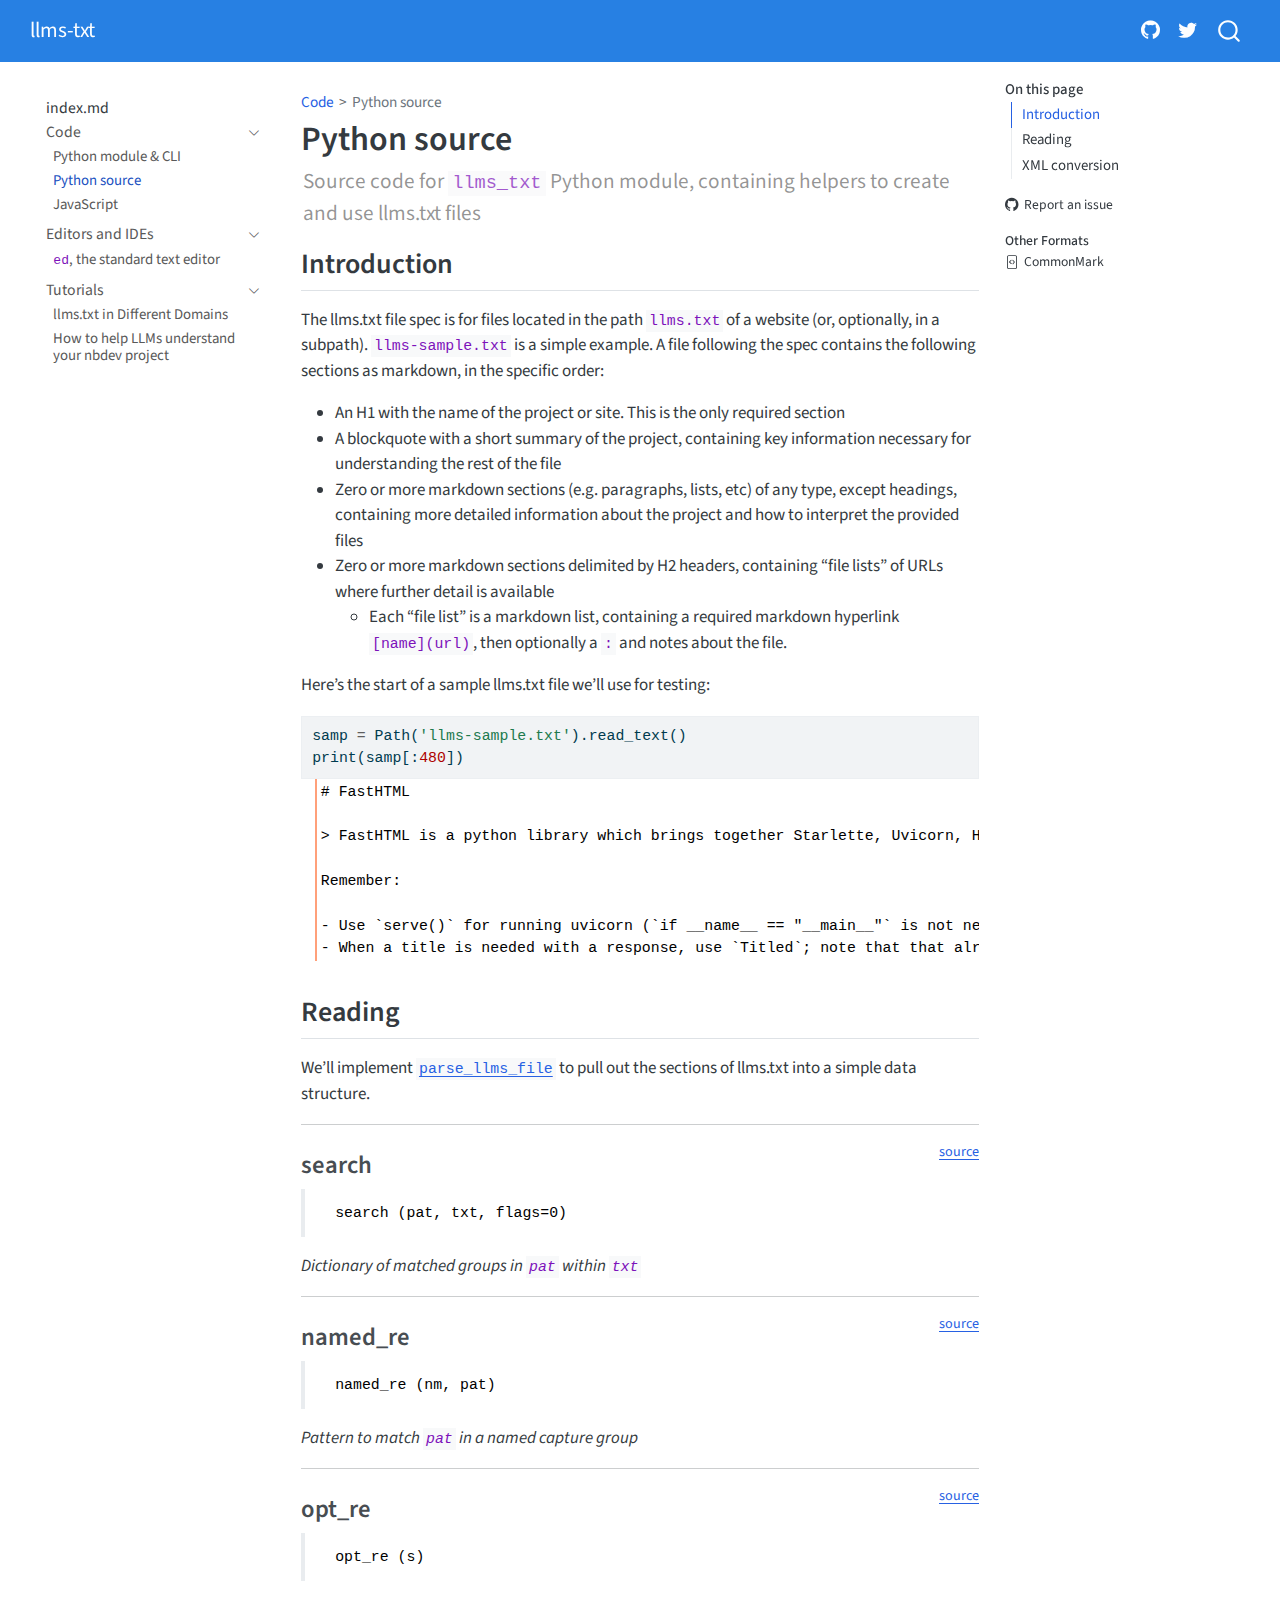
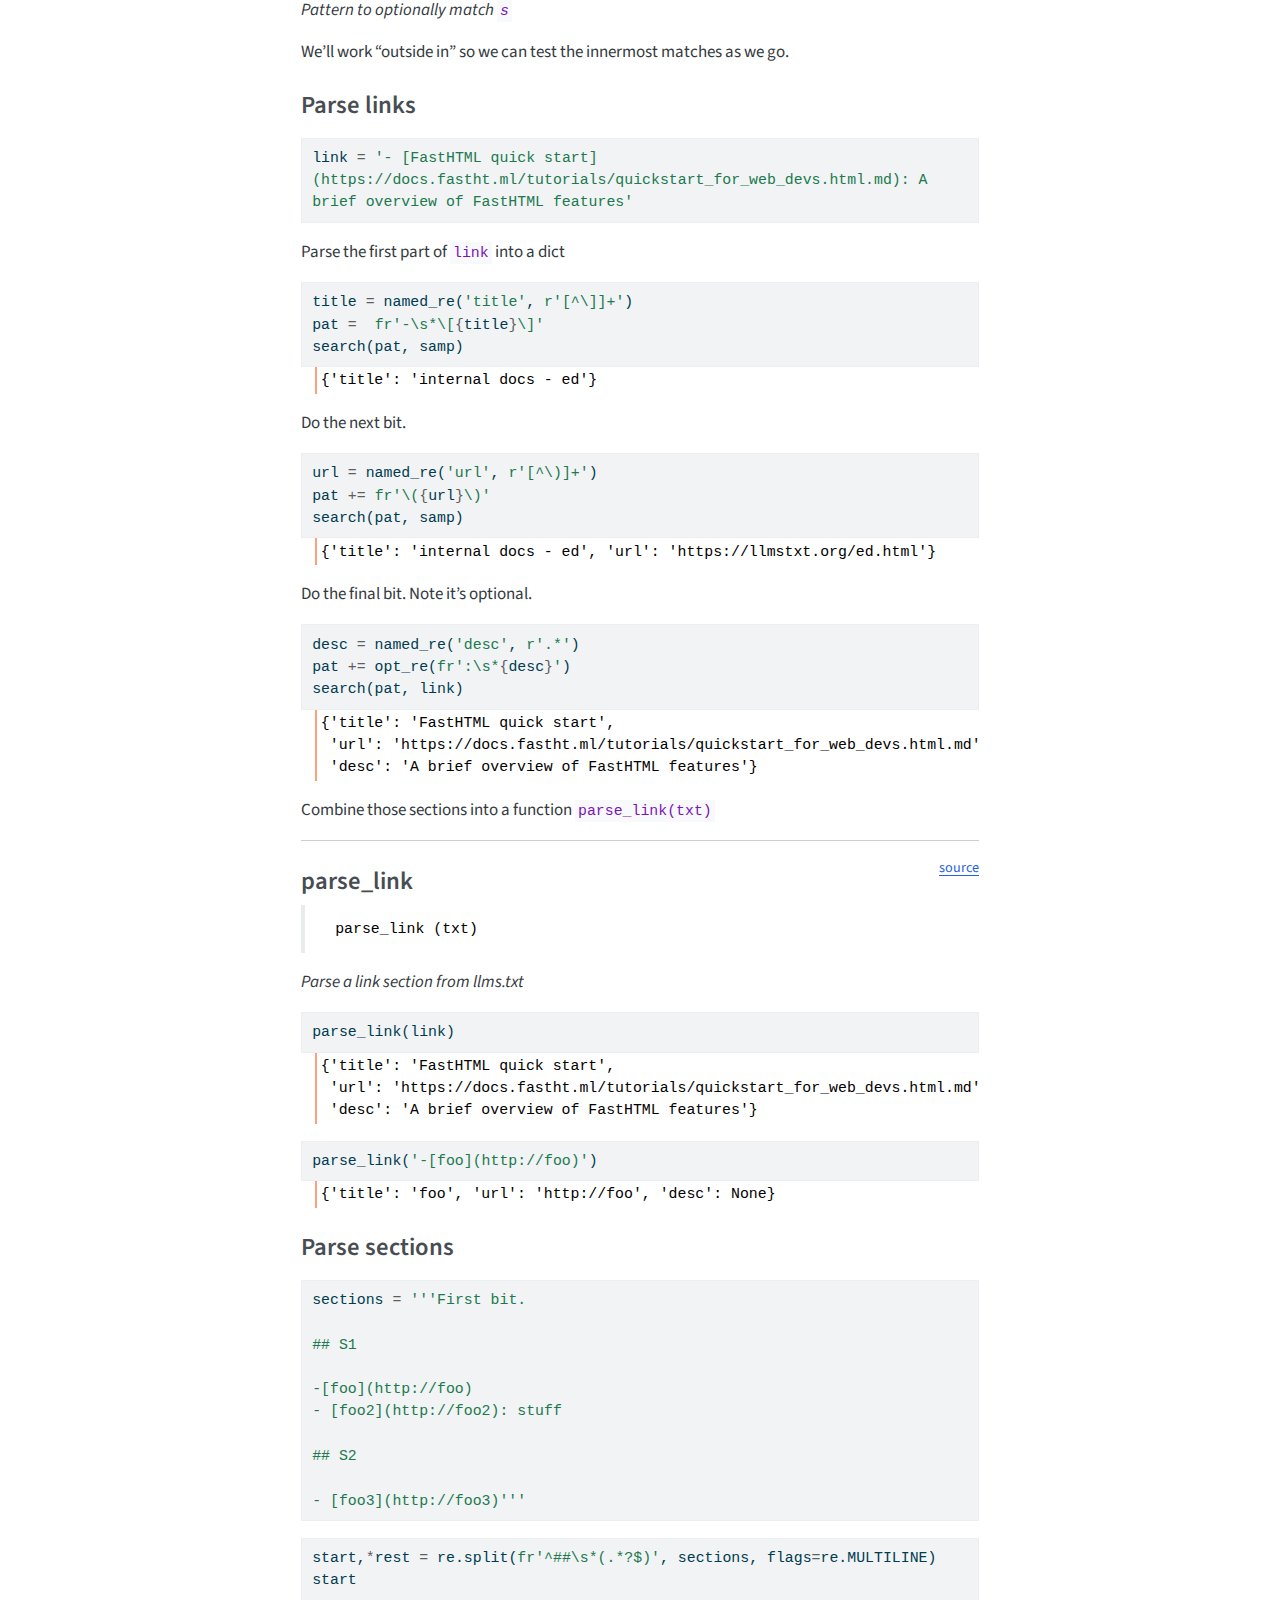
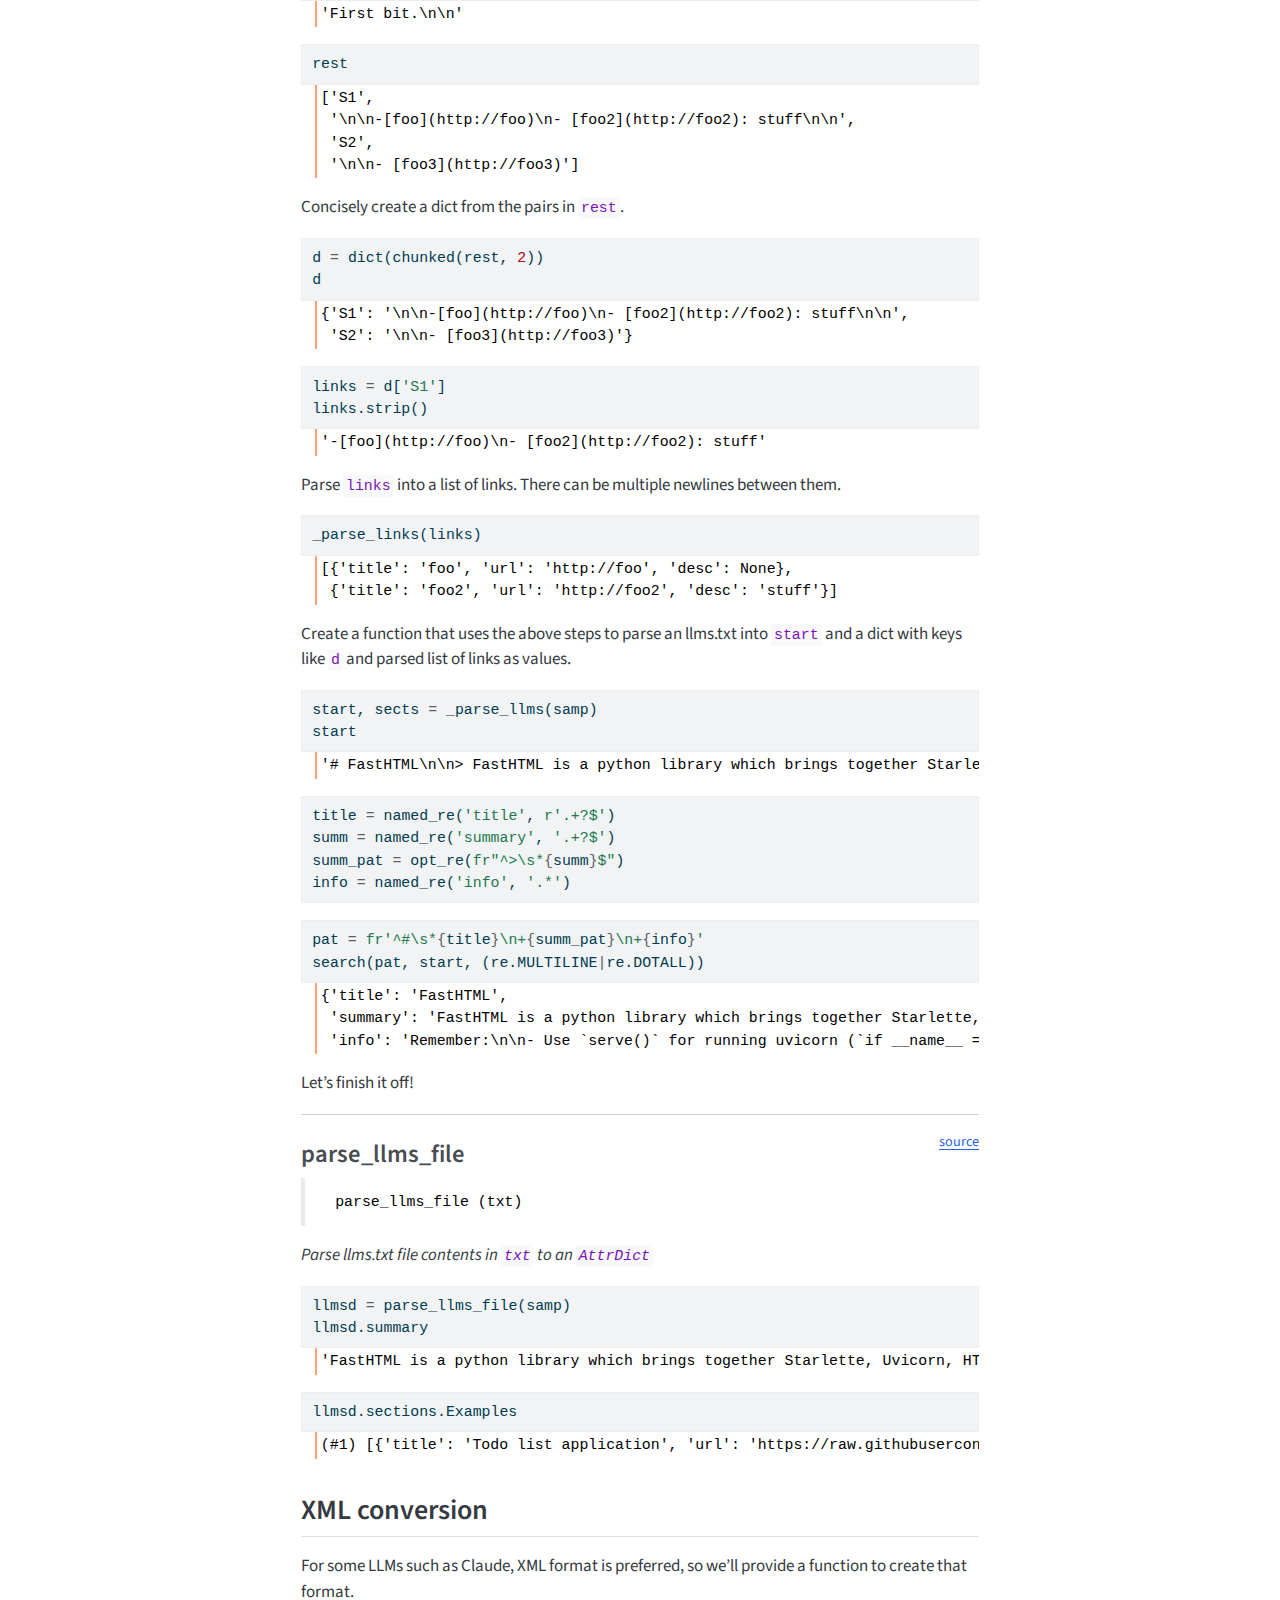
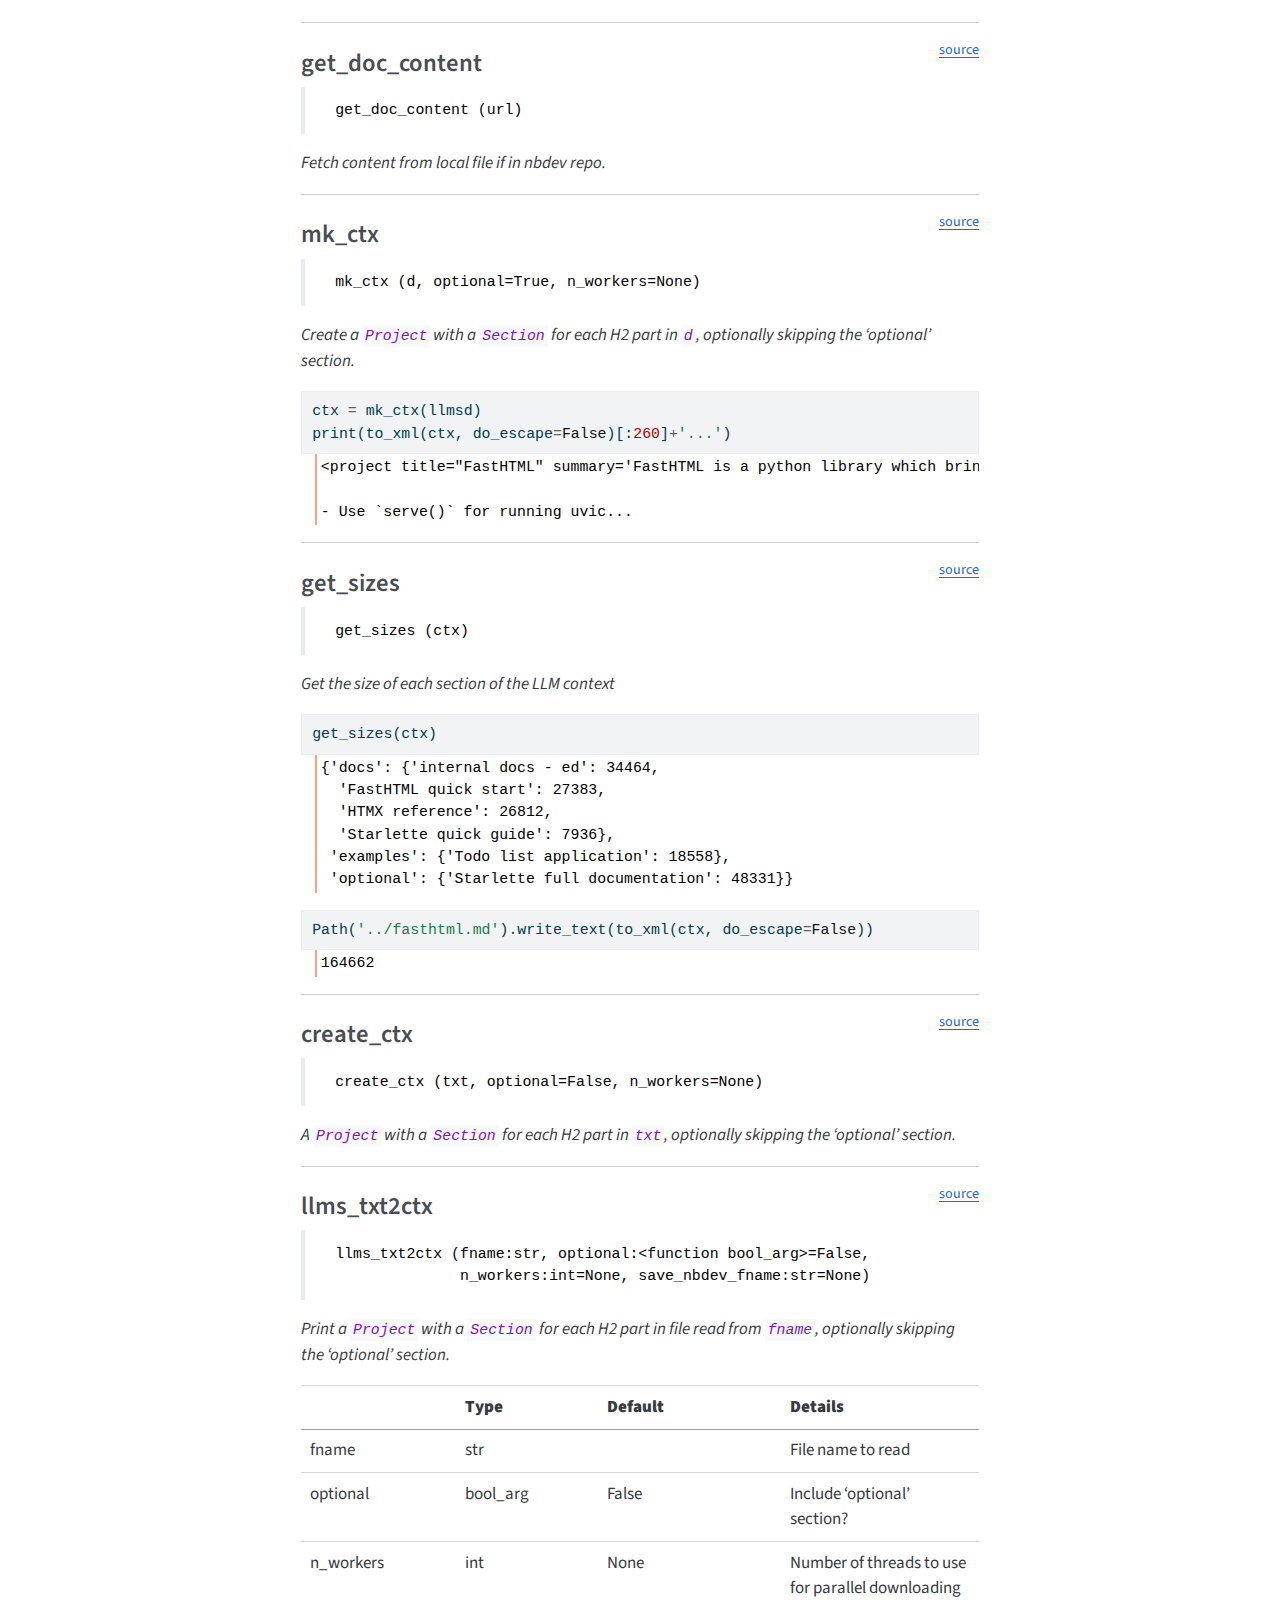
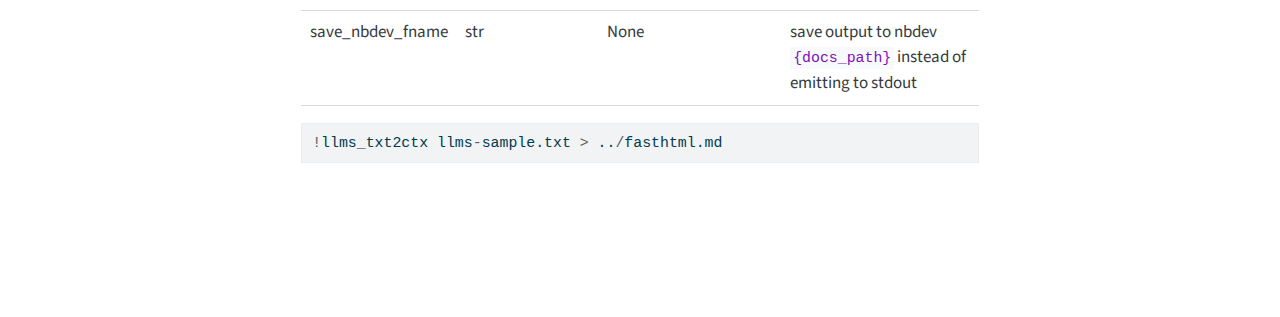
<file: core.html>
<!DOCTYPE html>
<html xmlns="http://www.w3.org/1999/xhtml" lang="en" xml:lang="en"><head>

<meta charset="utf-8">
<meta name="generator" content="quarto-1.6.42">

<meta name="viewport" content="width=device-width, initial-scale=1.0, user-scalable=yes">

<meta name="description" content="Source code for llms_txt Python module, containing helpers to create and use llms.txt files">

<title>Python source – llms-txt</title>
<style>
code{white-space: pre-wrap;}
span.smallcaps{font-variant: small-caps;}
div.columns{display: flex; gap: min(4vw, 1.5em);}
div.column{flex: auto; overflow-x: auto;}
div.hanging-indent{margin-left: 1.5em; text-indent: -1.5em;}
ul.task-list{list-style: none;}
ul.task-list li input[type="checkbox"] {
  width: 0.8em;
  margin: 0 0.8em 0.2em -1em; /* quarto-specific, see https://github.com/quarto-dev/quarto-cli/issues/4556 */ 
  vertical-align: middle;
}
/* CSS for syntax highlighting */
pre > code.sourceCode { white-space: pre; position: relative; }
pre > code.sourceCode > span { line-height: 1.25; }
pre > code.sourceCode > span:empty { height: 1.2em; }
.sourceCode { overflow: visible; }
code.sourceCode > span { color: inherit; text-decoration: inherit; }
div.sourceCode { margin: 1em 0; }
pre.sourceCode { margin: 0; }
@media screen {
div.sourceCode { overflow: auto; }
}
@media print {
pre > code.sourceCode { white-space: pre-wrap; }
pre > code.sourceCode > span { display: inline-block; text-indent: -5em; padding-left: 5em; }
}
pre.numberSource code
  { counter-reset: source-line 0; }
pre.numberSource code > span
  { position: relative; left: -4em; counter-increment: source-line; }
pre.numberSource code > span > a:first-child::before
  { content: counter(source-line);
    position: relative; left: -1em; text-align: right; vertical-align: baseline;
    border: none; display: inline-block;
    -webkit-touch-callout: none; -webkit-user-select: none;
    -khtml-user-select: none; -moz-user-select: none;
    -ms-user-select: none; user-select: none;
    padding: 0 4px; width: 4em;
  }
pre.numberSource { margin-left: 3em;  padding-left: 4px; }
div.sourceCode
  {   }
@media screen {
pre > code.sourceCode > span > a:first-child::before { text-decoration: underline; }
}
</style>


<script src="site_libs/quarto-nav/quarto-nav.js"></script>
<script src="site_libs/quarto-nav/headroom.min.js"></script>
<script src="site_libs/clipboard/clipboard.min.js"></script>
<script src="site_libs/quarto-search/autocomplete.umd.js"></script>
<script src="site_libs/quarto-search/fuse.min.js"></script>
<script src="site_libs/quarto-search/quarto-search.js"></script>
<meta name="quarto:offset" content="./">
<link href="./favicon.ico" rel="icon">
<script src="site_libs/quarto-html/quarto.js"></script>
<script src="site_libs/quarto-html/popper.min.js"></script>
<script src="site_libs/quarto-html/tippy.umd.min.js"></script>
<script src="site_libs/quarto-html/anchor.min.js"></script>
<link href="site_libs/quarto-html/tippy.css" rel="stylesheet">
<link href="site_libs/quarto-html/quarto-syntax-highlighting-2f5df379a58b258e96c21c0638c20c03.css" rel="stylesheet" id="quarto-text-highlighting-styles">
<script src="site_libs/bootstrap/bootstrap.min.js"></script>
<link href="site_libs/bootstrap/bootstrap-icons.css" rel="stylesheet">
<link href="site_libs/bootstrap/bootstrap-aa62e3823480f8985dca914c38e512c0.min.css" rel="stylesheet" append-hash="true" id="quarto-bootstrap" data-mode="light">
<script id="quarto-search-options" type="application/json">{
  "location": "navbar",
  "copy-button": false,
  "collapse-after": 3,
  "panel-placement": "end",
  "type": "overlay",
  "limit": 50,
  "keyboard-shortcut": [
    "f",
    "/",
    "s"
  ],
  "show-item-context": false,
  "language": {
    "search-no-results-text": "No results",
    "search-matching-documents-text": "matching documents",
    "search-copy-link-title": "Copy link to search",
    "search-hide-matches-text": "Hide additional matches",
    "search-more-match-text": "more match in this document",
    "search-more-matches-text": "more matches in this document",
    "search-clear-button-title": "Clear",
    "search-text-placeholder": "",
    "search-detached-cancel-button-title": "Cancel",
    "search-submit-button-title": "Submit",
    "search-label": "Search"
  }
}</script>


<link rel="stylesheet" href="styles.css">
<meta property="og:title" content="Python source – llms-txt">
<meta property="og:description" content="Source code for llms_txt Python module, containing helpers to create and use llms.txt files">
<meta property="og:site_name" content="llms-txt">
<meta name="twitter:title" content="Python source – llms-txt">
<meta name="twitter:description" content="Source code for llms_txt Python module, containing helpers to create and use llms.txt files">
<meta name="twitter:image" content="https://llmstxt.org/sample.png">
<meta name="twitter:creator" content="@jeremyphoward">
<meta name="twitter:site" content="@answerdotai">
<meta name="twitter:card" content="summary_large_image">
</head>

<body class="nav-sidebar floating nav-fixed">

<div id="quarto-search-results"></div>
  <header id="quarto-header" class="headroom fixed-top">
    <nav class="navbar navbar-expand-lg " data-bs-theme="dark">
      <div class="navbar-container container-fluid">
      <div class="navbar-brand-container mx-auto">
    <a class="navbar-brand" href="./index.html">
    <span class="navbar-title">llms-txt</span>
    </a>
  </div>
            <div id="quarto-search" class="" title="Search"></div>
          <button class="navbar-toggler" type="button" data-bs-toggle="collapse" data-bs-target="#navbarCollapse" aria-controls="navbarCollapse" role="menu" aria-expanded="false" aria-label="Toggle navigation" onclick="if (window.quartoToggleHeadroom) { window.quartoToggleHeadroom(); }">
  <span class="navbar-toggler-icon"></span>
</button>
          <div class="collapse navbar-collapse" id="navbarCollapse">
            <ul class="navbar-nav navbar-nav-scroll ms-auto">
  <li class="nav-item compact">
    <a class="nav-link" href="https://github.com/answerdotai/llms-txt"> <i class="bi bi-github" role="img">
</i> 
<span class="menu-text"></span></a>
  </li>  
  <li class="nav-item compact">
    <a class="nav-link" href="https://x.com/answerdotai"> <i class="bi bi-twitter" role="img" aria-label="Fast.ai Twitter">
</i> 
<span class="menu-text"></span></a>
  </li>  
</ul>
          </div> <!-- /navcollapse -->
            <div class="quarto-navbar-tools">
</div>
      </div> <!-- /container-fluid -->
    </nav>
  <nav class="quarto-secondary-nav">
    <div class="container-fluid d-flex">
      <button type="button" class="quarto-btn-toggle btn" data-bs-toggle="collapse" role="button" data-bs-target=".quarto-sidebar-collapse-item" aria-controls="quarto-sidebar" aria-expanded="false" aria-label="Toggle sidebar navigation" onclick="if (window.quartoToggleHeadroom) { window.quartoToggleHeadroom(); }">
        <i class="bi bi-layout-text-sidebar-reverse"></i>
      </button>
        <nav class="quarto-page-breadcrumbs" aria-label="breadcrumb"><ol class="breadcrumb"><li class="breadcrumb-item"><a href="./intro.html">Code</a></li><li class="breadcrumb-item"><a href="./core.html">Python source</a></li></ol></nav>
        <a class="flex-grow-1" role="navigation" data-bs-toggle="collapse" data-bs-target=".quarto-sidebar-collapse-item" aria-controls="quarto-sidebar" aria-expanded="false" aria-label="Toggle sidebar navigation" onclick="if (window.quartoToggleHeadroom) { window.quartoToggleHeadroom(); }">      
        </a>
    </div>
  </nav>
</header>
<!-- content -->
<div id="quarto-content" class="quarto-container page-columns page-rows-contents page-layout-article page-navbar">
<!-- sidebar -->
  <nav id="quarto-sidebar" class="sidebar collapse collapse-horizontal quarto-sidebar-collapse-item sidebar-navigation floating overflow-auto">
    <div class="sidebar-menu-container"> 
    <ul class="list-unstyled mt-1">
        <li class="sidebar-item">
 <span class="menu-text">index.md</span>
  </li>
        <li class="sidebar-item sidebar-item-section">
      <div class="sidebar-item-container"> 
            <a class="sidebar-item-text sidebar-link text-start" data-bs-toggle="collapse" data-bs-target="#quarto-sidebar-section-1" role="navigation" aria-expanded="true">
 <span class="menu-text">Code</span></a>
          <a class="sidebar-item-toggle text-start" data-bs-toggle="collapse" data-bs-target="#quarto-sidebar-section-1" role="navigation" aria-expanded="true" aria-label="Toggle section">
            <i class="bi bi-chevron-right ms-2"></i>
          </a> 
      </div>
      <ul id="quarto-sidebar-section-1" class="collapse list-unstyled sidebar-section depth1 show">  
          <li class="sidebar-item">
  <div class="sidebar-item-container"> 
  <a href="./intro.html" class="sidebar-item-text sidebar-link">
 <span class="menu-text">Python module &amp; CLI</span></a>
  </div>
</li>
          <li class="sidebar-item">
  <div class="sidebar-item-container"> 
  <a href="./core.html" class="sidebar-item-text sidebar-link active">
 <span class="menu-text">Python source</span></a>
  </div>
</li>
          <li class="sidebar-item">
  <div class="sidebar-item-container"> 
  <a href="./llmstxt-js.html" class="sidebar-item-text sidebar-link">
 <span class="menu-text">JavaScript</span></a>
  </div>
</li>
      </ul>
  </li>
        <li class="sidebar-item sidebar-item-section">
      <div class="sidebar-item-container"> 
            <a class="sidebar-item-text sidebar-link text-start" data-bs-toggle="collapse" data-bs-target="#quarto-sidebar-section-2" role="navigation" aria-expanded="true">
 <span class="menu-text">Editors and IDEs</span></a>
          <a class="sidebar-item-toggle text-start" data-bs-toggle="collapse" data-bs-target="#quarto-sidebar-section-2" role="navigation" aria-expanded="true" aria-label="Toggle section">
            <i class="bi bi-chevron-right ms-2"></i>
          </a> 
      </div>
      <ul id="quarto-sidebar-section-2" class="collapse list-unstyled sidebar-section depth1 show">  
          <li class="sidebar-item">
  <div class="sidebar-item-container"> 
  <a href="./ed.html" class="sidebar-item-text sidebar-link">
 <span class="menu-text"><code>ed</code>, the standard text editor</span></a>
  </div>
</li>
      </ul>
  </li>
        <li class="sidebar-item sidebar-item-section">
      <div class="sidebar-item-container"> 
            <a class="sidebar-item-text sidebar-link text-start" data-bs-toggle="collapse" data-bs-target="#quarto-sidebar-section-3" role="navigation" aria-expanded="true">
 <span class="menu-text">Tutorials</span></a>
          <a class="sidebar-item-toggle text-start" data-bs-toggle="collapse" data-bs-target="#quarto-sidebar-section-3" role="navigation" aria-expanded="true" aria-label="Toggle section">
            <i class="bi bi-chevron-right ms-2"></i>
          </a> 
      </div>
      <ul id="quarto-sidebar-section-3" class="collapse list-unstyled sidebar-section depth1 show">  
          <li class="sidebar-item">
  <div class="sidebar-item-container"> 
  <a href="./domains.html" class="sidebar-item-text sidebar-link">
 <span class="menu-text">llms.txt in Different Domains</span></a>
  </div>
</li>
          <li class="sidebar-item">
  <div class="sidebar-item-container"> 
  <a href="./nbdev.html" class="sidebar-item-text sidebar-link">
 <span class="menu-text">How to help LLMs understand your nbdev project</span></a>
  </div>
</li>
      </ul>
  </li>
    </ul>
    </div>
</nav>
<div id="quarto-sidebar-glass" class="quarto-sidebar-collapse-item" data-bs-toggle="collapse" data-bs-target=".quarto-sidebar-collapse-item"></div>
<!-- margin-sidebar -->
    <div id="quarto-margin-sidebar" class="sidebar margin-sidebar">
        <nav id="TOC" role="doc-toc" class="toc-active">
    <h2 id="toc-title">On this page</h2>
   
  <ul>
  <li><a href="#introduction" id="toc-introduction" class="nav-link active" data-scroll-target="#introduction">Introduction</a></li>
  <li><a href="#reading" id="toc-reading" class="nav-link" data-scroll-target="#reading">Reading</a>
  <ul class="collapse">
  <li><a href="#search" id="toc-search" class="nav-link" data-scroll-target="#search">search</a></li>
  <li><a href="#named_re" id="toc-named_re" class="nav-link" data-scroll-target="#named_re">named_re</a></li>
  <li><a href="#opt_re" id="toc-opt_re" class="nav-link" data-scroll-target="#opt_re">opt_re</a></li>
  <li><a href="#parse-links" id="toc-parse-links" class="nav-link" data-scroll-target="#parse-links">Parse links</a></li>
  <li><a href="#parse_link" id="toc-parse_link" class="nav-link" data-scroll-target="#parse_link">parse_link</a></li>
  <li><a href="#parse-sections" id="toc-parse-sections" class="nav-link" data-scroll-target="#parse-sections">Parse sections</a></li>
  <li><a href="#parse_llms_file" id="toc-parse_llms_file" class="nav-link" data-scroll-target="#parse_llms_file">parse_llms_file</a></li>
  </ul></li>
  <li><a href="#xml-conversion" id="toc-xml-conversion" class="nav-link" data-scroll-target="#xml-conversion">XML conversion</a>
  <ul class="collapse">
  <li><a href="#get_doc_content" id="toc-get_doc_content" class="nav-link" data-scroll-target="#get_doc_content">get_doc_content</a></li>
  <li><a href="#mk_ctx" id="toc-mk_ctx" class="nav-link" data-scroll-target="#mk_ctx">mk_ctx</a></li>
  <li><a href="#get_sizes" id="toc-get_sizes" class="nav-link" data-scroll-target="#get_sizes">get_sizes</a></li>
  <li><a href="#create_ctx" id="toc-create_ctx" class="nav-link" data-scroll-target="#create_ctx">create_ctx</a></li>
  <li><a href="#llms_txt2ctx" id="toc-llms_txt2ctx" class="nav-link" data-scroll-target="#llms_txt2ctx">llms_txt2ctx</a></li>
  </ul></li>
  </ul>
<div class="toc-actions"><ul><li><a href="https://github.com/AnswerDotAI/llms-txt/issues/new" class="toc-action"><i class="bi bi-github"></i>Report an issue</a></li></ul></div><div class="quarto-alternate-formats"><h2>Other Formats</h2><ul><li><a href="core.html.md"><i class="bi bi-file-code"></i>CommonMark</a></li></ul></div></nav>
    </div>
<!-- main -->
<main class="content" id="quarto-document-content">

<header id="title-block-header" class="quarto-title-block default"><nav class="quarto-page-breadcrumbs quarto-title-breadcrumbs d-none d-lg-block" aria-label="breadcrumb"><ol class="breadcrumb"><li class="breadcrumb-item"><a href="./intro.html">Code</a></li><li class="breadcrumb-item"><a href="./core.html">Python source</a></li></ol></nav>
<div class="quarto-title">
<h1 class="title">Python source</h1>
</div>

<div>
  <div class="description">
    Source code for <code>llms_txt</code> Python module, containing helpers to create and use llms.txt files
  </div>
</div>


<div class="quarto-title-meta">

    
  
    
  </div>
  


</header>


<!-- WARNING: THIS FILE WAS AUTOGENERATED! DO NOT EDIT! -->
<section id="introduction" class="level2">
<h2 class="anchored" data-anchor-id="introduction">Introduction</h2>
<p>The llms.txt file spec is for files located in the path <code>llms.txt</code> of a website (or, optionally, in a subpath). <code>llms-sample.txt</code> is a simple example. A file following the spec contains the following sections as markdown, in the specific order:</p>
<ul>
<li>An H1 with the name of the project or site. This is the only required section</li>
<li>A blockquote with a short summary of the project, containing key information necessary for understanding the rest of the file</li>
<li>Zero or more markdown sections (e.g.&nbsp;paragraphs, lists, etc) of any type, except headings, containing more detailed information about the project and how to interpret the provided files</li>
<li>Zero or more markdown sections delimited by H2 headers, containing “file lists” of URLs where further detail is available
<ul>
<li>Each “file list” is a markdown list, containing a required markdown hyperlink <code>[name](url)</code>, then optionally a <code>:</code> and notes about the file.</li>
</ul></li>
</ul>
<p>Here’s the start of a sample llms.txt file we’ll use for testing:</p>
<div id="cell-5" class="cell">
<div class="sourceCode cell-code" id="cb1"><pre class="sourceCode python code-with-copy"><code class="sourceCode python"><span id="cb1-1"><a href="#cb1-1" aria-hidden="true" tabindex="-1"></a>samp <span class="op">=</span> Path(<span class="st">'llms-sample.txt'</span>).read_text()</span>
<span id="cb1-2"><a href="#cb1-2" aria-hidden="true" tabindex="-1"></a><span class="bu">print</span>(samp[:<span class="dv">480</span>])</span></code><button title="Copy to Clipboard" class="code-copy-button"><i class="bi"></i></button></pre></div>
<div class="cell-output cell-output-stdout">
<pre><code># FastHTML

&gt; FastHTML is a python library which brings together Starlette, Uvicorn, HTMX, and fastcore's `FT` "FastTags" into a library for creating server-rendered hypermedia applications.

Remember:

- Use `serve()` for running uvicorn (`if __name__ == "__main__"` is not needed since it's automatic)
- When a title is needed with a response, use `Titled`; note that that already wraps children in `Container`, and already includes both the meta title as well as the H1 element</code></pre>
</div>
</div>
</section>
<section id="reading" class="level2">
<h2 class="anchored" data-anchor-id="reading">Reading</h2>
<p>We’ll implement <a href="https://llmstxt.org/core.html#parse_llms_file"><code>parse_llms_file</code></a> to pull out the sections of llms.txt into a simple data structure.</p>
<hr>
<p><a href="https://github.com/AnswerDotAI/llms-txt/blob/main/llms_txt/core.py#L28" target="_blank" style="float:right; font-size:smaller">source</a></p>
<section id="search" class="level3">
<h3 class="anchored" data-anchor-id="search">search</h3>
<blockquote class="blockquote">
<pre><code> search (pat, txt, flags=0)</code></pre>
</blockquote>
<p><em>Dictionary of matched groups in <code>pat</code> within <code>txt</code></em></p>
<hr>
<p><a href="https://github.com/AnswerDotAI/llms-txt/blob/main/llms_txt/core.py#L24" target="_blank" style="float:right; font-size:smaller">source</a></p>
</section>
<section id="named_re" class="level3">
<h3 class="anchored" data-anchor-id="named_re">named_re</h3>
<blockquote class="blockquote">
<pre><code> named_re (nm, pat)</code></pre>
</blockquote>
<p><em>Pattern to match <code>pat</code> in a named capture group</em></p>
<hr>
<p><a href="https://github.com/AnswerDotAI/llms-txt/blob/main/llms_txt/core.py#L20" target="_blank" style="float:right; font-size:smaller">source</a></p>
</section>
<section id="opt_re" class="level3">
<h3 class="anchored" data-anchor-id="opt_re">opt_re</h3>
<blockquote class="blockquote">
<pre><code> opt_re (s)</code></pre>
</blockquote>
<p><em>Pattern to optionally match <code>s</code></em></p>
<p>We’ll work “outside in” so we can test the innermost matches as we go.</p>
</section>
<section id="parse-links" class="level3">
<h3 class="anchored" data-anchor-id="parse-links">Parse links</h3>
<div id="cell-13" class="cell">
<div class="sourceCode cell-code" id="cb6"><pre class="sourceCode python code-with-copy"><code class="sourceCode python"><span id="cb6-1"><a href="#cb6-1" aria-hidden="true" tabindex="-1"></a>link <span class="op">=</span> <span class="st">'- [FastHTML quick start](https://docs.fastht.ml/tutorials/quickstart_for_web_devs.html.md): A brief overview of FastHTML features'</span></span></code><button title="Copy to Clipboard" class="code-copy-button"><i class="bi"></i></button></pre></div>
</div>
<p>Parse the first part of <code>link</code> into a dict</p>
<div id="cell-15" class="cell">
<div class="sourceCode cell-code" id="cb7"><pre class="sourceCode python code-with-copy"><code class="sourceCode python"><span id="cb7-1"><a href="#cb7-1" aria-hidden="true" tabindex="-1"></a>title <span class="op">=</span> named_re(<span class="st">'title'</span>, <span class="vs">r'[^\]]+'</span>)</span>
<span id="cb7-2"><a href="#cb7-2" aria-hidden="true" tabindex="-1"></a>pat <span class="op">=</span>  <span class="vs">fr'-\s*\[</span><span class="sc">{</span>title<span class="sc">}</span><span class="vs">\]'</span></span>
<span id="cb7-3"><a href="#cb7-3" aria-hidden="true" tabindex="-1"></a>search(pat, samp)</span></code><button title="Copy to Clipboard" class="code-copy-button"><i class="bi"></i></button></pre></div>
<div class="cell-output cell-output-display">
<pre><code>{'title': 'internal docs - ed'}</code></pre>
</div>
</div>
<p>Do the next bit.</p>
<div id="cell-17" class="cell">
<div class="sourceCode cell-code" id="cb9"><pre class="sourceCode python code-with-copy"><code class="sourceCode python"><span id="cb9-1"><a href="#cb9-1" aria-hidden="true" tabindex="-1"></a>url <span class="op">=</span> named_re(<span class="st">'url'</span>, <span class="vs">r'[^\)]+'</span>)</span>
<span id="cb9-2"><a href="#cb9-2" aria-hidden="true" tabindex="-1"></a>pat <span class="op">+=</span> <span class="vs">fr'\(</span><span class="sc">{</span>url<span class="sc">}</span><span class="vs">\)'</span></span>
<span id="cb9-3"><a href="#cb9-3" aria-hidden="true" tabindex="-1"></a>search(pat, samp)</span></code><button title="Copy to Clipboard" class="code-copy-button"><i class="bi"></i></button></pre></div>
<div class="cell-output cell-output-display">
<pre><code>{'title': 'internal docs - ed', 'url': 'https://llmstxt.org/ed.html'}</code></pre>
</div>
</div>
<p>Do the final bit. Note it’s optional.</p>
<div id="cell-19" class="cell">
<div class="sourceCode cell-code" id="cb11"><pre class="sourceCode python code-with-copy"><code class="sourceCode python"><span id="cb11-1"><a href="#cb11-1" aria-hidden="true" tabindex="-1"></a>desc <span class="op">=</span> named_re(<span class="st">'desc'</span>, <span class="vs">r'.*'</span>)</span>
<span id="cb11-2"><a href="#cb11-2" aria-hidden="true" tabindex="-1"></a>pat <span class="op">+=</span> opt_re(<span class="vs">fr':\s*</span><span class="sc">{</span>desc<span class="sc">}</span><span class="vs">'</span>)</span>
<span id="cb11-3"><a href="#cb11-3" aria-hidden="true" tabindex="-1"></a>search(pat, link)</span></code><button title="Copy to Clipboard" class="code-copy-button"><i class="bi"></i></button></pre></div>
<div class="cell-output cell-output-display">
<pre><code>{'title': 'FastHTML quick start',
 'url': 'https://docs.fastht.ml/tutorials/quickstart_for_web_devs.html.md',
 'desc': 'A brief overview of FastHTML features'}</code></pre>
</div>
</div>
<p>Combine those sections into a function <code>parse_link(txt)</code></p>
<hr>
<p><a href="https://github.com/AnswerDotAI/llms-txt/blob/main/llms_txt/core.py#L34" target="_blank" style="float:right; font-size:smaller">source</a></p>
</section>
<section id="parse_link" class="level3">
<h3 class="anchored" data-anchor-id="parse_link">parse_link</h3>
<blockquote class="blockquote">
<pre><code> parse_link (txt)</code></pre>
</blockquote>
<p><em>Parse a link section from llms.txt</em></p>
<div id="cell-22" class="cell">
<div class="sourceCode cell-code" id="cb14"><pre class="sourceCode python code-with-copy"><code class="sourceCode python"><span id="cb14-1"><a href="#cb14-1" aria-hidden="true" tabindex="-1"></a>parse_link(link)</span></code><button title="Copy to Clipboard" class="code-copy-button"><i class="bi"></i></button></pre></div>
<div class="cell-output cell-output-display">
<pre><code>{'title': 'FastHTML quick start',
 'url': 'https://docs.fastht.ml/tutorials/quickstart_for_web_devs.html.md',
 'desc': 'A brief overview of FastHTML features'}</code></pre>
</div>
</div>
<div id="cell-23" class="cell">
<div class="sourceCode cell-code" id="cb16"><pre class="sourceCode python code-with-copy"><code class="sourceCode python"><span id="cb16-1"><a href="#cb16-1" aria-hidden="true" tabindex="-1"></a>parse_link(<span class="st">'-[foo](http://foo)'</span>)</span></code><button title="Copy to Clipboard" class="code-copy-button"><i class="bi"></i></button></pre></div>
<div class="cell-output cell-output-display">
<pre><code>{'title': 'foo', 'url': 'http://foo', 'desc': None}</code></pre>
</div>
</div>
</section>
<section id="parse-sections" class="level3">
<h3 class="anchored" data-anchor-id="parse-sections">Parse sections</h3>
<div id="cell-25" class="cell">
<div class="sourceCode cell-code" id="cb18"><pre class="sourceCode python code-with-copy"><code class="sourceCode python"><span id="cb18-1"><a href="#cb18-1" aria-hidden="true" tabindex="-1"></a>sections <span class="op">=</span> <span class="st">'''First bit.</span></span>
<span id="cb18-2"><a href="#cb18-2" aria-hidden="true" tabindex="-1"></a></span>
<span id="cb18-3"><a href="#cb18-3" aria-hidden="true" tabindex="-1"></a><span class="st">## S1</span></span>
<span id="cb18-4"><a href="#cb18-4" aria-hidden="true" tabindex="-1"></a></span>
<span id="cb18-5"><a href="#cb18-5" aria-hidden="true" tabindex="-1"></a><span class="st">-[foo](http://foo)</span></span>
<span id="cb18-6"><a href="#cb18-6" aria-hidden="true" tabindex="-1"></a><span class="st">- [foo2](http://foo2): stuff</span></span>
<span id="cb18-7"><a href="#cb18-7" aria-hidden="true" tabindex="-1"></a></span>
<span id="cb18-8"><a href="#cb18-8" aria-hidden="true" tabindex="-1"></a><span class="st">## S2</span></span>
<span id="cb18-9"><a href="#cb18-9" aria-hidden="true" tabindex="-1"></a></span>
<span id="cb18-10"><a href="#cb18-10" aria-hidden="true" tabindex="-1"></a><span class="st">- [foo3](http://foo3)'''</span></span></code><button title="Copy to Clipboard" class="code-copy-button"><i class="bi"></i></button></pre></div>
</div>
<div id="cell-26" class="cell">
<div class="sourceCode cell-code" id="cb19"><pre class="sourceCode python code-with-copy"><code class="sourceCode python"><span id="cb19-1"><a href="#cb19-1" aria-hidden="true" tabindex="-1"></a>start,<span class="op">*</span>rest <span class="op">=</span> re.split(<span class="vs">fr'^##\s*(.*?$)'</span>, sections, flags<span class="op">=</span>re.MULTILINE)</span>
<span id="cb19-2"><a href="#cb19-2" aria-hidden="true" tabindex="-1"></a>start</span></code><button title="Copy to Clipboard" class="code-copy-button"><i class="bi"></i></button></pre></div>
<div class="cell-output cell-output-display">
<pre><code>'First bit.\n\n'</code></pre>
</div>
</div>
<div id="cell-27" class="cell">
<div class="sourceCode cell-code" id="cb21"><pre class="sourceCode python code-with-copy"><code class="sourceCode python"><span id="cb21-1"><a href="#cb21-1" aria-hidden="true" tabindex="-1"></a>rest</span></code><button title="Copy to Clipboard" class="code-copy-button"><i class="bi"></i></button></pre></div>
<div class="cell-output cell-output-display">
<pre><code>['S1',
 '\n\n-[foo](http://foo)\n- [foo2](http://foo2): stuff\n\n',
 'S2',
 '\n\n- [foo3](http://foo3)']</code></pre>
</div>
</div>
<p>Concisely create a dict from the pairs in <code>rest</code>.</p>
<div id="cell-29" class="cell">
<div class="sourceCode cell-code" id="cb23"><pre class="sourceCode python code-with-copy"><code class="sourceCode python"><span id="cb23-1"><a href="#cb23-1" aria-hidden="true" tabindex="-1"></a>d <span class="op">=</span> <span class="bu">dict</span>(chunked(rest, <span class="dv">2</span>))</span>
<span id="cb23-2"><a href="#cb23-2" aria-hidden="true" tabindex="-1"></a>d</span></code><button title="Copy to Clipboard" class="code-copy-button"><i class="bi"></i></button></pre></div>
<div class="cell-output cell-output-display">
<pre><code>{'S1': '\n\n-[foo](http://foo)\n- [foo2](http://foo2): stuff\n\n',
 'S2': '\n\n- [foo3](http://foo3)'}</code></pre>
</div>
</div>
<div id="cell-30" class="cell">
<div class="sourceCode cell-code" id="cb25"><pre class="sourceCode python code-with-copy"><code class="sourceCode python"><span id="cb25-1"><a href="#cb25-1" aria-hidden="true" tabindex="-1"></a>links <span class="op">=</span> d[<span class="st">'S1'</span>]</span>
<span id="cb25-2"><a href="#cb25-2" aria-hidden="true" tabindex="-1"></a>links.strip()</span></code><button title="Copy to Clipboard" class="code-copy-button"><i class="bi"></i></button></pre></div>
<div class="cell-output cell-output-display">
<pre><code>'-[foo](http://foo)\n- [foo2](http://foo2): stuff'</code></pre>
</div>
</div>
<p>Parse <code>links</code> into a list of links. There can be multiple newlines between them.</p>
<div id="cell-32" class="cell">
<div class="sourceCode cell-code" id="cb27"><pre class="sourceCode python code-with-copy"><code class="sourceCode python"><span id="cb27-1"><a href="#cb27-1" aria-hidden="true" tabindex="-1"></a>_parse_links(links)</span></code><button title="Copy to Clipboard" class="code-copy-button"><i class="bi"></i></button></pre></div>
<div class="cell-output cell-output-display">
<pre><code>[{'title': 'foo', 'url': 'http://foo', 'desc': None},
 {'title': 'foo2', 'url': 'http://foo2', 'desc': 'stuff'}]</code></pre>
</div>
</div>
<p>Create a function that uses the above steps to parse an llms.txt into <code>start</code> and a dict with keys like <code>d</code> and parsed list of links as values.</p>
<div id="cell-34" class="cell">
<div class="sourceCode cell-code" id="cb29"><pre class="sourceCode python code-with-copy"><code class="sourceCode python"><span id="cb29-1"><a href="#cb29-1" aria-hidden="true" tabindex="-1"></a>start, sects <span class="op">=</span> _parse_llms(samp)</span>
<span id="cb29-2"><a href="#cb29-2" aria-hidden="true" tabindex="-1"></a>start</span></code><button title="Copy to Clipboard" class="code-copy-button"><i class="bi"></i></button></pre></div>
<div class="cell-output cell-output-display">
<pre><code>'# FastHTML\n\n&gt; FastHTML is a python library which brings together Starlette, Uvicorn, HTMX, and fastcore\'s `FT` "FastTags" into a library for creating server-rendered hypermedia applications.\n\nRemember:\n\n- Use `serve()` for running uvicorn (`if __name__ == "__main__"` is not needed since it\'s automatic)\n- When a title is needed with a response, use `Titled`; note that that already wraps children in `Container`, and already includes both the meta title as well as the H1 element.'</code></pre>
</div>
</div>
<div id="cell-35" class="cell">
<div class="sourceCode cell-code" id="cb31"><pre class="sourceCode python code-with-copy"><code class="sourceCode python"><span id="cb31-1"><a href="#cb31-1" aria-hidden="true" tabindex="-1"></a>title <span class="op">=</span> named_re(<span class="st">'title'</span>, <span class="vs">r'.+?$'</span>)</span>
<span id="cb31-2"><a href="#cb31-2" aria-hidden="true" tabindex="-1"></a>summ <span class="op">=</span> named_re(<span class="st">'summary'</span>, <span class="st">'.+?$'</span>)</span>
<span id="cb31-3"><a href="#cb31-3" aria-hidden="true" tabindex="-1"></a>summ_pat <span class="op">=</span> opt_re(<span class="vs">fr"^&gt;\s*</span><span class="sc">{</span>summ<span class="sc">}</span><span class="vs">$"</span>)</span>
<span id="cb31-4"><a href="#cb31-4" aria-hidden="true" tabindex="-1"></a>info <span class="op">=</span> named_re(<span class="st">'info'</span>, <span class="st">'.*'</span>)</span></code><button title="Copy to Clipboard" class="code-copy-button"><i class="bi"></i></button></pre></div>
</div>
<div id="cell-36" class="cell">
<div class="sourceCode cell-code" id="cb32"><pre class="sourceCode python code-with-copy"><code class="sourceCode python"><span id="cb32-1"><a href="#cb32-1" aria-hidden="true" tabindex="-1"></a>pat <span class="op">=</span> <span class="vs">fr'^#\s*</span><span class="sc">{</span>title<span class="sc">}</span><span class="vs">\n+</span><span class="sc">{</span>summ_pat<span class="sc">}</span><span class="vs">\n+</span><span class="sc">{</span>info<span class="sc">}</span><span class="vs">'</span></span>
<span id="cb32-2"><a href="#cb32-2" aria-hidden="true" tabindex="-1"></a>search(pat, start, (re.MULTILINE<span class="op">|</span>re.DOTALL))</span></code><button title="Copy to Clipboard" class="code-copy-button"><i class="bi"></i></button></pre></div>
<div class="cell-output cell-output-display">
<pre><code>{'title': 'FastHTML',
 'summary': 'FastHTML is a python library which brings together Starlette, Uvicorn, HTMX, and fastcore\'s `FT` "FastTags" into a library for creating server-rendered hypermedia applications.',
 'info': 'Remember:\n\n- Use `serve()` for running uvicorn (`if __name__ == "__main__"` is not needed since it\'s automatic)\n- When a title is needed with a response, use `Titled`; note that that already wraps children in `Container`, and already includes both the meta title as well as the H1 element.'}</code></pre>
</div>
</div>
<p>Let’s finish it off!</p>
<hr>
<p><a href="https://github.com/AnswerDotAI/llms-txt/blob/main/llms_txt/core.py#L55" target="_blank" style="float:right; font-size:smaller">source</a></p>
</section>
<section id="parse_llms_file" class="level3">
<h3 class="anchored" data-anchor-id="parse_llms_file">parse_llms_file</h3>
<blockquote class="blockquote">
<pre><code> parse_llms_file (txt)</code></pre>
</blockquote>
<p><em>Parse llms.txt file contents in <code>txt</code> to an <code>AttrDict</code></em></p>
<div id="cell-39" class="cell">
<div class="sourceCode cell-code" id="cb35"><pre class="sourceCode python code-with-copy"><code class="sourceCode python"><span id="cb35-1"><a href="#cb35-1" aria-hidden="true" tabindex="-1"></a>llmsd <span class="op">=</span> parse_llms_file(samp)</span>
<span id="cb35-2"><a href="#cb35-2" aria-hidden="true" tabindex="-1"></a>llmsd.summary</span></code><button title="Copy to Clipboard" class="code-copy-button"><i class="bi"></i></button></pre></div>
<div class="cell-output cell-output-display">
<pre><code>'FastHTML is a python library which brings together Starlette, Uvicorn, HTMX, and fastcore\'s `FT` "FastTags" into a library for creating server-rendered hypermedia applications.'</code></pre>
</div>
</div>
<div id="cell-40" class="cell">
<div class="sourceCode cell-code" id="cb37"><pre class="sourceCode python code-with-copy"><code class="sourceCode python"><span id="cb37-1"><a href="#cb37-1" aria-hidden="true" tabindex="-1"></a>llmsd.sections.Examples</span></code><button title="Copy to Clipboard" class="code-copy-button"><i class="bi"></i></button></pre></div>
<div class="cell-output cell-output-display">
<pre><code>(#1) [{'title': 'Todo list application', 'url': 'https://raw.githubusercontent.com/AnswerDotAI/fasthtml/main/examples/adv_app.py', 'desc': 'Detailed walk-thru of a complete CRUD app in FastHTML showing idiomatic use of FastHTML and HTMX patterns.'}]</code></pre>
</div>
</div>
</section>
</section>
<section id="xml-conversion" class="level2">
<h2 class="anchored" data-anchor-id="xml-conversion">XML conversion</h2>
<p>For some LLMs such as Claude, XML format is preferred, so we’ll provide a function to create that format.</p>
<hr>
<p><a href="https://github.com/AnswerDotAI/llms-txt/blob/main/llms_txt/core.py#L74" target="_blank" style="float:right; font-size:smaller">source</a></p>
<section id="get_doc_content" class="level3">
<h3 class="anchored" data-anchor-id="get_doc_content">get_doc_content</h3>
<blockquote class="blockquote">
<pre><code> get_doc_content (url)</code></pre>
</blockquote>
<p><em>Fetch content from local file if in nbdev repo.</em></p>
<hr>
<p><a href="https://github.com/AnswerDotAI/llms-txt/blob/main/llms_txt/core.py#L98" target="_blank" style="float:right; font-size:smaller">source</a></p>
</section>
<section id="mk_ctx" class="level3">
<h3 class="anchored" data-anchor-id="mk_ctx">mk_ctx</h3>
<blockquote class="blockquote">
<pre><code> mk_ctx (d, optional=True, n_workers=None)</code></pre>
</blockquote>
<p><em>Create a <code>Project</code> with a <code>Section</code> for each H2 part in <code>d</code>, optionally skipping the ‘optional’ section.</em></p>
<div id="cell-45" class="cell">
<div class="sourceCode cell-code" id="cb41"><pre class="sourceCode python code-with-copy"><code class="sourceCode python"><span id="cb41-1"><a href="#cb41-1" aria-hidden="true" tabindex="-1"></a>ctx <span class="op">=</span> mk_ctx(llmsd)</span>
<span id="cb41-2"><a href="#cb41-2" aria-hidden="true" tabindex="-1"></a><span class="bu">print</span>(to_xml(ctx, do_escape<span class="op">=</span><span class="va">False</span>)[:<span class="dv">260</span>]<span class="op">+</span><span class="st">'...'</span>)</span></code><button title="Copy to Clipboard" class="code-copy-button"><i class="bi"></i></button></pre></div>
<div class="cell-output cell-output-stdout">
<pre><code>&lt;project title="FastHTML" summary='FastHTML is a python library which brings together Starlette, Uvicorn, HTMX, and fastcore&amp;#39;s `FT` "FastTags" into a library for creating server-rendered hypermedia applications.'&gt;Remember:

- Use `serve()` for running uvic...</code></pre>
</div>
</div>
<hr>
<p><a href="https://github.com/AnswerDotAI/llms-txt/blob/main/llms_txt/core.py#L105" target="_blank" style="float:right; font-size:smaller">source</a></p>
</section>
<section id="get_sizes" class="level3">
<h3 class="anchored" data-anchor-id="get_sizes">get_sizes</h3>
<blockquote class="blockquote">
<pre><code> get_sizes (ctx)</code></pre>
</blockquote>
<p><em>Get the size of each section of the LLM context</em></p>
<div id="cell-47" class="cell">
<div class="sourceCode cell-code" id="cb44"><pre class="sourceCode python code-with-copy"><code class="sourceCode python"><span id="cb44-1"><a href="#cb44-1" aria-hidden="true" tabindex="-1"></a>get_sizes(ctx)</span></code><button title="Copy to Clipboard" class="code-copy-button"><i class="bi"></i></button></pre></div>
<div class="cell-output cell-output-display">
<pre><code>{'docs': {'internal docs - ed': 34464,
  'FastHTML quick start': 27383,
  'HTMX reference': 26812,
  'Starlette quick guide': 7936},
 'examples': {'Todo list application': 18558},
 'optional': {'Starlette full documentation': 48331}}</code></pre>
</div>
</div>
<div id="cell-48" class="cell">
<div class="sourceCode cell-code" id="cb46"><pre class="sourceCode python code-with-copy"><code class="sourceCode python"><span id="cb46-1"><a href="#cb46-1" aria-hidden="true" tabindex="-1"></a>Path(<span class="st">'../fasthtml.md'</span>).write_text(to_xml(ctx, do_escape<span class="op">=</span><span class="va">False</span>))</span></code><button title="Copy to Clipboard" class="code-copy-button"><i class="bi"></i></button></pre></div>
<div class="cell-output cell-output-display">
<pre><code>164662</code></pre>
</div>
</div>
<hr>
<p><a href="https://github.com/AnswerDotAI/llms-txt/blob/main/llms_txt/core.py#L110" target="_blank" style="float:right; font-size:smaller">source</a></p>
</section>
<section id="create_ctx" class="level3">
<h3 class="anchored" data-anchor-id="create_ctx">create_ctx</h3>
<blockquote class="blockquote">
<pre><code> create_ctx (txt, optional=False, n_workers=None)</code></pre>
</blockquote>
<p><em>A <code>Project</code> with a <code>Section</code> for each H2 part in <code>txt</code>, optionally skipping the ‘optional’ section.</em></p>
<hr>
<p><a href="https://github.com/AnswerDotAI/llms-txt/blob/main/llms_txt/core.py#L118" target="_blank" style="float:right; font-size:smaller">source</a></p>
</section>
<section id="llms_txt2ctx" class="level3">
<h3 class="anchored" data-anchor-id="llms_txt2ctx">llms_txt2ctx</h3>
<blockquote class="blockquote">
<pre><code> llms_txt2ctx (fname:str, optional:&lt;function bool_arg&gt;=False,
               n_workers:int=None, save_nbdev_fname:str=None)</code></pre>
</blockquote>
<p><em>Print a <code>Project</code> with a <code>Section</code> for each H2 part in file read from <code>fname</code>, optionally skipping the ‘optional’ section.</em></p>
<table class="caption-top table">
<colgroup>
<col style="width: 6%">
<col style="width: 25%">
<col style="width: 34%">
<col style="width: 34%">
</colgroup>
<thead>
<tr class="header">
<th></th>
<th><strong>Type</strong></th>
<th><strong>Default</strong></th>
<th><strong>Details</strong></th>
</tr>
</thead>
<tbody>
<tr class="odd">
<td>fname</td>
<td>str</td>
<td></td>
<td>File name to read</td>
</tr>
<tr class="even">
<td>optional</td>
<td>bool_arg</td>
<td>False</td>
<td>Include ‘optional’ section?</td>
</tr>
<tr class="odd">
<td>n_workers</td>
<td>int</td>
<td>None</td>
<td>Number of threads to use for parallel downloading</td>
</tr>
<tr class="even">
<td>save_nbdev_fname</td>
<td>str</td>
<td>None</td>
<td>save output to nbdev <code>{docs_path}</code> instead of emitting to stdout</td>
</tr>
</tbody>
</table>
<div id="cell-51" class="cell">
<div class="sourceCode cell-code" id="cb50"><pre class="sourceCode python code-with-copy"><code class="sourceCode python"><span id="cb50-1"><a href="#cb50-1" aria-hidden="true" tabindex="-1"></a><span class="op">!</span>llms_txt2ctx llms<span class="op">-</span>sample.txt <span class="op">&gt;</span> ..<span class="op">/</span>fasthtml.md</span></code><button title="Copy to Clipboard" class="code-copy-button"><i class="bi"></i></button></pre></div>
</div>


</section>
</section>

</main> <!-- /main -->
<script id="quarto-html-after-body" type="application/javascript">
window.document.addEventListener("DOMContentLoaded", function (event) {
  const toggleBodyColorMode = (bsSheetEl) => {
    const mode = bsSheetEl.getAttribute("data-mode");
    const bodyEl = window.document.querySelector("body");
    if (mode === "dark") {
      bodyEl.classList.add("quarto-dark");
      bodyEl.classList.remove("quarto-light");
    } else {
      bodyEl.classList.add("quarto-light");
      bodyEl.classList.remove("quarto-dark");
    }
  }
  const toggleBodyColorPrimary = () => {
    const bsSheetEl = window.document.querySelector("link#quarto-bootstrap");
    if (bsSheetEl) {
      toggleBodyColorMode(bsSheetEl);
    }
  }
  toggleBodyColorPrimary();  
  const icon = "";
  const anchorJS = new window.AnchorJS();
  anchorJS.options = {
    placement: 'right',
    icon: icon
  };
  anchorJS.add('.anchored');
  const isCodeAnnotation = (el) => {
    for (const clz of el.classList) {
      if (clz.startsWith('code-annotation-')) {                     
        return true;
      }
    }
    return false;
  }
  const onCopySuccess = function(e) {
    // button target
    const button = e.trigger;
    // don't keep focus
    button.blur();
    // flash "checked"
    button.classList.add('code-copy-button-checked');
    var currentTitle = button.getAttribute("title");
    button.setAttribute("title", "Copied!");
    let tooltip;
    if (window.bootstrap) {
      button.setAttribute("data-bs-toggle", "tooltip");
      button.setAttribute("data-bs-placement", "left");
      button.setAttribute("data-bs-title", "Copied!");
      tooltip = new bootstrap.Tooltip(button, 
        { trigger: "manual", 
          customClass: "code-copy-button-tooltip",
          offset: [0, -8]});
      tooltip.show();    
    }
    setTimeout(function() {
      if (tooltip) {
        tooltip.hide();
        button.removeAttribute("data-bs-title");
        button.removeAttribute("data-bs-toggle");
        button.removeAttribute("data-bs-placement");
      }
      button.setAttribute("title", currentTitle);
      button.classList.remove('code-copy-button-checked');
    }, 1000);
    // clear code selection
    e.clearSelection();
  }
  const getTextToCopy = function(trigger) {
      const codeEl = trigger.previousElementSibling.cloneNode(true);
      for (const childEl of codeEl.children) {
        if (isCodeAnnotation(childEl)) {
          childEl.remove();
        }
      }
      return codeEl.innerText;
  }
  const clipboard = new window.ClipboardJS('.code-copy-button:not([data-in-quarto-modal])', {
    text: getTextToCopy
  });
  clipboard.on('success', onCopySuccess);
  if (window.document.getElementById('quarto-embedded-source-code-modal')) {
    const clipboardModal = new window.ClipboardJS('.code-copy-button[data-in-quarto-modal]', {
      text: getTextToCopy,
      container: window.document.getElementById('quarto-embedded-source-code-modal')
    });
    clipboardModal.on('success', onCopySuccess);
  }
    var localhostRegex = new RegExp(/^(?:http|https):\/\/localhost\:?[0-9]*\//);
    var mailtoRegex = new RegExp(/^mailto:/);
      var filterRegex = new RegExp("https:\/\/llmstxt\.org\/");
    var isInternal = (href) => {
        return filterRegex.test(href) || localhostRegex.test(href) || mailtoRegex.test(href);
    }
    // Inspect non-navigation links and adorn them if external
 	var links = window.document.querySelectorAll('a[href]:not(.nav-link):not(.navbar-brand):not(.toc-action):not(.sidebar-link):not(.sidebar-item-toggle):not(.pagination-link):not(.no-external):not([aria-hidden]):not(.dropdown-item):not(.quarto-navigation-tool):not(.about-link)');
    for (var i=0; i<links.length; i++) {
      const link = links[i];
      if (!isInternal(link.href)) {
        // undo the damage that might have been done by quarto-nav.js in the case of
        // links that we want to consider external
        if (link.dataset.originalHref !== undefined) {
          link.href = link.dataset.originalHref;
        }
      }
    }
  function tippyHover(el, contentFn, onTriggerFn, onUntriggerFn) {
    const config = {
      allowHTML: true,
      maxWidth: 500,
      delay: 100,
      arrow: false,
      appendTo: function(el) {
          return el.parentElement;
      },
      interactive: true,
      interactiveBorder: 10,
      theme: 'quarto',
      placement: 'bottom-start',
    };
    if (contentFn) {
      config.content = contentFn;
    }
    if (onTriggerFn) {
      config.onTrigger = onTriggerFn;
    }
    if (onUntriggerFn) {
      config.onUntrigger = onUntriggerFn;
    }
    window.tippy(el, config); 
  }
  const noterefs = window.document.querySelectorAll('a[role="doc-noteref"]');
  for (var i=0; i<noterefs.length; i++) {
    const ref = noterefs[i];
    tippyHover(ref, function() {
      // use id or data attribute instead here
      let href = ref.getAttribute('data-footnote-href') || ref.getAttribute('href');
      try { href = new URL(href).hash; } catch {}
      const id = href.replace(/^#\/?/, "");
      const note = window.document.getElementById(id);
      if (note) {
        return note.innerHTML;
      } else {
        return "";
      }
    });
  }
  const xrefs = window.document.querySelectorAll('a.quarto-xref');
  const processXRef = (id, note) => {
    // Strip column container classes
    const stripColumnClz = (el) => {
      el.classList.remove("page-full", "page-columns");
      if (el.children) {
        for (const child of el.children) {
          stripColumnClz(child);
        }
      }
    }
    stripColumnClz(note)
    if (id === null || id.startsWith('sec-')) {
      // Special case sections, only their first couple elements
      const container = document.createElement("div");
      if (note.children && note.children.length > 2) {
        container.appendChild(note.children[0].cloneNode(true));
        for (let i = 1; i < note.children.length; i++) {
          const child = note.children[i];
          if (child.tagName === "P" && child.innerText === "") {
            continue;
          } else {
            container.appendChild(child.cloneNode(true));
            break;
          }
        }
        if (window.Quarto?.typesetMath) {
          window.Quarto.typesetMath(container);
        }
        return container.innerHTML
      } else {
        if (window.Quarto?.typesetMath) {
          window.Quarto.typesetMath(note);
        }
        return note.innerHTML;
      }
    } else {
      // Remove any anchor links if they are present
      const anchorLink = note.querySelector('a.anchorjs-link');
      if (anchorLink) {
        anchorLink.remove();
      }
      if (window.Quarto?.typesetMath) {
        window.Quarto.typesetMath(note);
      }
      if (note.classList.contains("callout")) {
        return note.outerHTML;
      } else {
        return note.innerHTML;
      }
    }
  }
  for (var i=0; i<xrefs.length; i++) {
    const xref = xrefs[i];
    tippyHover(xref, undefined, function(instance) {
      instance.disable();
      let url = xref.getAttribute('href');
      let hash = undefined; 
      if (url.startsWith('#')) {
        hash = url;
      } else {
        try { hash = new URL(url).hash; } catch {}
      }
      if (hash) {
        const id = hash.replace(/^#\/?/, "");
        const note = window.document.getElementById(id);
        if (note !== null) {
          try {
            const html = processXRef(id, note.cloneNode(true));
            instance.setContent(html);
          } finally {
            instance.enable();
            instance.show();
          }
        } else {
          // See if we can fetch this
          fetch(url.split('#')[0])
          .then(res => res.text())
          .then(html => {
            const parser = new DOMParser();
            const htmlDoc = parser.parseFromString(html, "text/html");
            const note = htmlDoc.getElementById(id);
            if (note !== null) {
              const html = processXRef(id, note);
              instance.setContent(html);
            } 
          }).finally(() => {
            instance.enable();
            instance.show();
          });
        }
      } else {
        // See if we can fetch a full url (with no hash to target)
        // This is a special case and we should probably do some content thinning / targeting
        fetch(url)
        .then(res => res.text())
        .then(html => {
          const parser = new DOMParser();
          const htmlDoc = parser.parseFromString(html, "text/html");
          const note = htmlDoc.querySelector('main.content');
          if (note !== null) {
            // This should only happen for chapter cross references
            // (since there is no id in the URL)
            // remove the first header
            if (note.children.length > 0 && note.children[0].tagName === "HEADER") {
              note.children[0].remove();
            }
            const html = processXRef(null, note);
            instance.setContent(html);
          } 
        }).finally(() => {
          instance.enable();
          instance.show();
        });
      }
    }, function(instance) {
    });
  }
      let selectedAnnoteEl;
      const selectorForAnnotation = ( cell, annotation) => {
        let cellAttr = 'data-code-cell="' + cell + '"';
        let lineAttr = 'data-code-annotation="' +  annotation + '"';
        const selector = 'span[' + cellAttr + '][' + lineAttr + ']';
        return selector;
      }
      const selectCodeLines = (annoteEl) => {
        const doc = window.document;
        const targetCell = annoteEl.getAttribute("data-target-cell");
        const targetAnnotation = annoteEl.getAttribute("data-target-annotation");
        const annoteSpan = window.document.querySelector(selectorForAnnotation(targetCell, targetAnnotation));
        const lines = annoteSpan.getAttribute("data-code-lines").split(",");
        const lineIds = lines.map((line) => {
          return targetCell + "-" + line;
        })
        let top = null;
        let height = null;
        let parent = null;
        if (lineIds.length > 0) {
            //compute the position of the single el (top and bottom and make a div)
            const el = window.document.getElementById(lineIds[0]);
            top = el.offsetTop;
            height = el.offsetHeight;
            parent = el.parentElement.parentElement;
          if (lineIds.length > 1) {
            const lastEl = window.document.getElementById(lineIds[lineIds.length - 1]);
            const bottom = lastEl.offsetTop + lastEl.offsetHeight;
            height = bottom - top;
          }
          if (top !== null && height !== null && parent !== null) {
            // cook up a div (if necessary) and position it 
            let div = window.document.getElementById("code-annotation-line-highlight");
            if (div === null) {
              div = window.document.createElement("div");
              div.setAttribute("id", "code-annotation-line-highlight");
              div.style.position = 'absolute';
              parent.appendChild(div);
            }
            div.style.top = top - 2 + "px";
            div.style.height = height + 4 + "px";
            div.style.left = 0;
            let gutterDiv = window.document.getElementById("code-annotation-line-highlight-gutter");
            if (gutterDiv === null) {
              gutterDiv = window.document.createElement("div");
              gutterDiv.setAttribute("id", "code-annotation-line-highlight-gutter");
              gutterDiv.style.position = 'absolute';
              const codeCell = window.document.getElementById(targetCell);
              const gutter = codeCell.querySelector('.code-annotation-gutter');
              gutter.appendChild(gutterDiv);
            }
            gutterDiv.style.top = top - 2 + "px";
            gutterDiv.style.height = height + 4 + "px";
          }
          selectedAnnoteEl = annoteEl;
        }
      };
      const unselectCodeLines = () => {
        const elementsIds = ["code-annotation-line-highlight", "code-annotation-line-highlight-gutter"];
        elementsIds.forEach((elId) => {
          const div = window.document.getElementById(elId);
          if (div) {
            div.remove();
          }
        });
        selectedAnnoteEl = undefined;
      };
        // Handle positioning of the toggle
    window.addEventListener(
      "resize",
      throttle(() => {
        elRect = undefined;
        if (selectedAnnoteEl) {
          selectCodeLines(selectedAnnoteEl);
        }
      }, 10)
    );
    function throttle(fn, ms) {
    let throttle = false;
    let timer;
      return (...args) => {
        if(!throttle) { // first call gets through
            fn.apply(this, args);
            throttle = true;
        } else { // all the others get throttled
            if(timer) clearTimeout(timer); // cancel #2
            timer = setTimeout(() => {
              fn.apply(this, args);
              timer = throttle = false;
            }, ms);
        }
      };
    }
      // Attach click handler to the DT
      const annoteDls = window.document.querySelectorAll('dt[data-target-cell]');
      for (const annoteDlNode of annoteDls) {
        annoteDlNode.addEventListener('click', (event) => {
          const clickedEl = event.target;
          if (clickedEl !== selectedAnnoteEl) {
            unselectCodeLines();
            const activeEl = window.document.querySelector('dt[data-target-cell].code-annotation-active');
            if (activeEl) {
              activeEl.classList.remove('code-annotation-active');
            }
            selectCodeLines(clickedEl);
            clickedEl.classList.add('code-annotation-active');
          } else {
            // Unselect the line
            unselectCodeLines();
            clickedEl.classList.remove('code-annotation-active');
          }
        });
      }
  const findCites = (el) => {
    const parentEl = el.parentElement;
    if (parentEl) {
      const cites = parentEl.dataset.cites;
      if (cites) {
        return {
          el,
          cites: cites.split(' ')
        };
      } else {
        return findCites(el.parentElement)
      }
    } else {
      return undefined;
    }
  };
  var bibliorefs = window.document.querySelectorAll('a[role="doc-biblioref"]');
  for (var i=0; i<bibliorefs.length; i++) {
    const ref = bibliorefs[i];
    const citeInfo = findCites(ref);
    if (citeInfo) {
      tippyHover(citeInfo.el, function() {
        var popup = window.document.createElement('div');
        citeInfo.cites.forEach(function(cite) {
          var citeDiv = window.document.createElement('div');
          citeDiv.classList.add('hanging-indent');
          citeDiv.classList.add('csl-entry');
          var biblioDiv = window.document.getElementById('ref-' + cite);
          if (biblioDiv) {
            citeDiv.innerHTML = biblioDiv.innerHTML;
          }
          popup.appendChild(citeDiv);
        });
        return popup.innerHTML;
      });
    }
  }
});
</script>
</div> <!-- /content -->




<footer class="footer"><div class="nav-footer"><div class="nav-footer-center"><div class="toc-actions d-sm-block d-md-none"><ul><li><a href="https://github.com/AnswerDotAI/llms-txt/issues/new" class="toc-action"><i class="bi bi-github"></i>Report an issue</a></li></ul></div></div></div></footer></body></html>
</file>
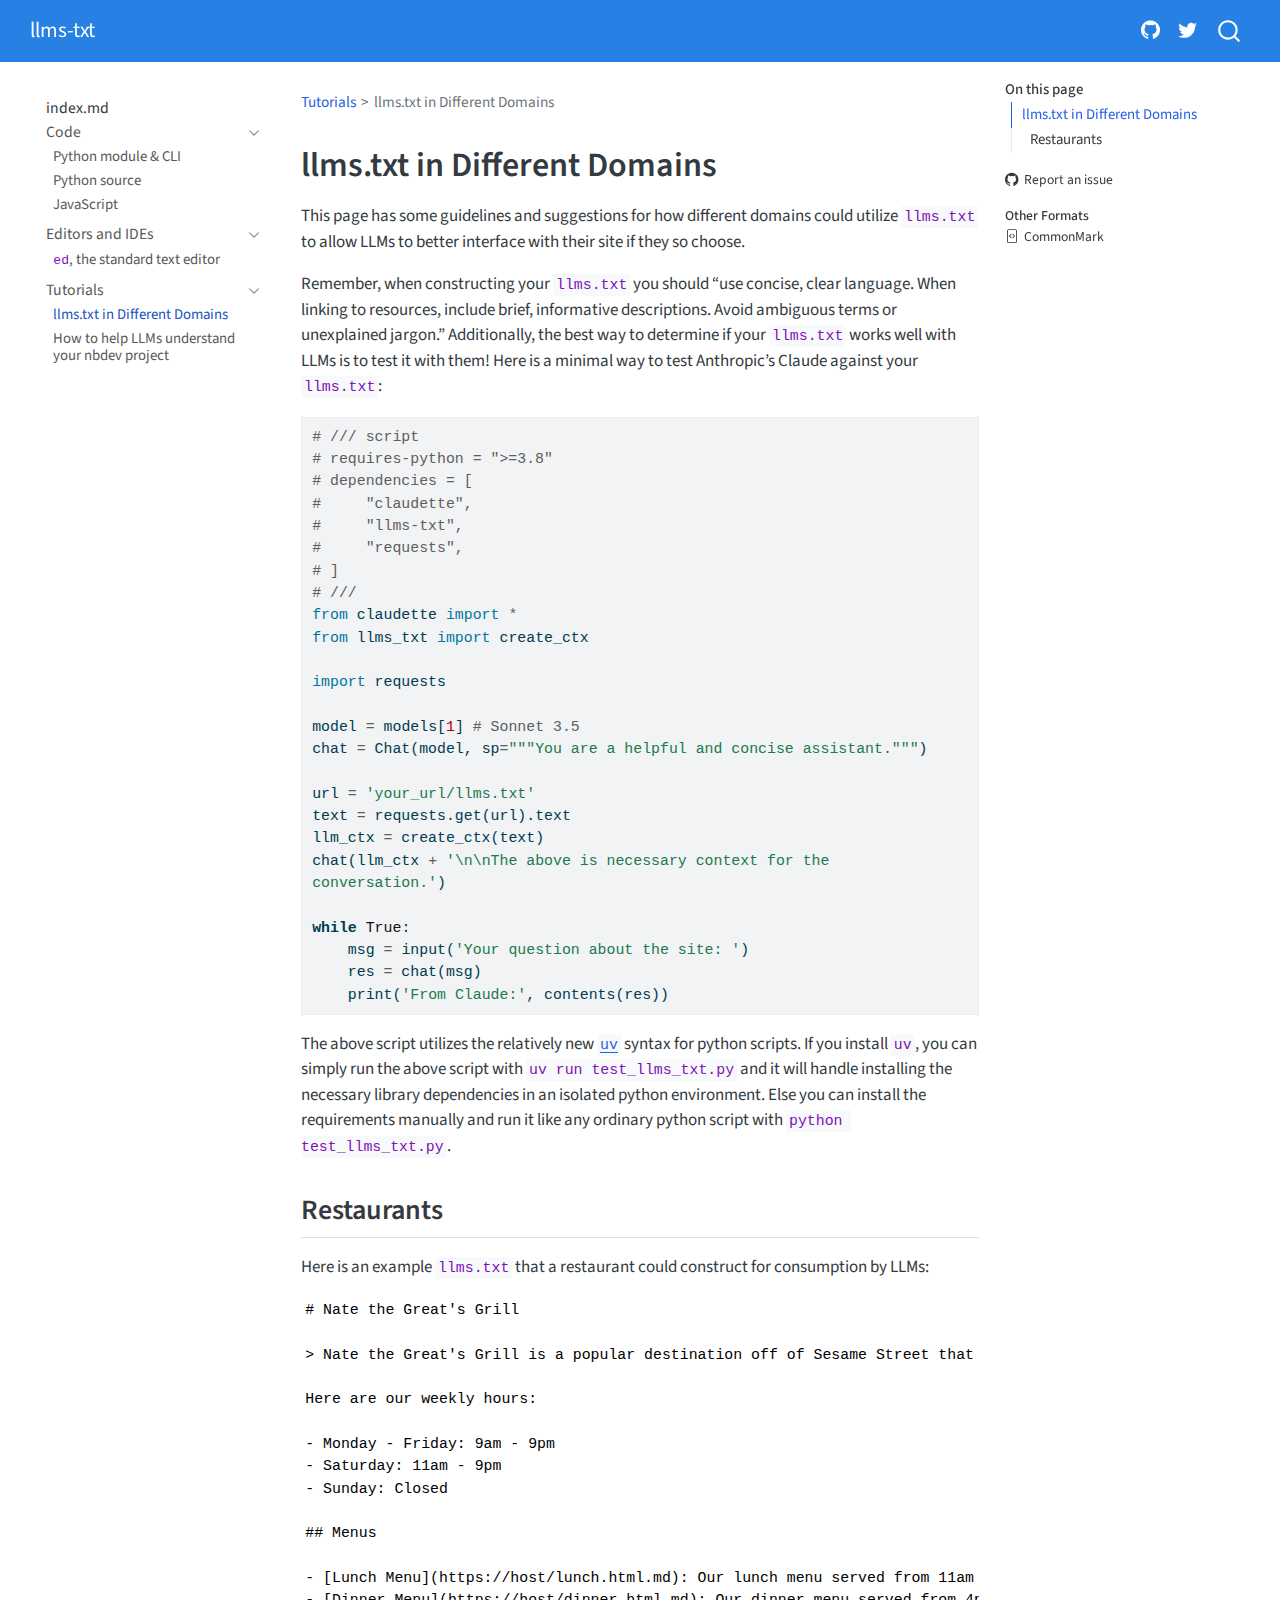
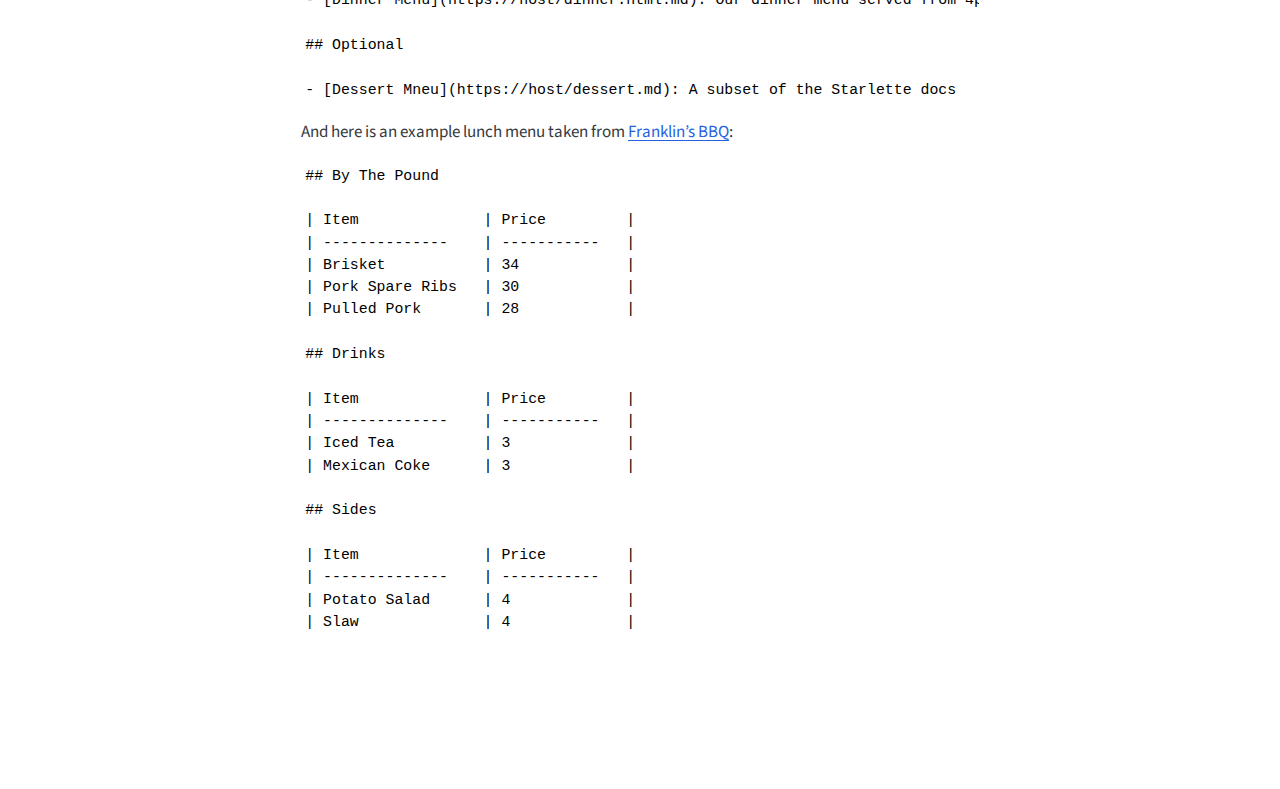
<file: domains.html>
<!DOCTYPE html>
<html xmlns="http://www.w3.org/1999/xhtml" lang="en" xml:lang="en"><head>

<meta charset="utf-8">
<meta name="generator" content="quarto-1.6.42">

<meta name="viewport" content="width=device-width, initial-scale=1.0, user-scalable=yes">


<title>domains – llms-txt</title>
<style>
code{white-space: pre-wrap;}
span.smallcaps{font-variant: small-caps;}
div.columns{display: flex; gap: min(4vw, 1.5em);}
div.column{flex: auto; overflow-x: auto;}
div.hanging-indent{margin-left: 1.5em; text-indent: -1.5em;}
ul.task-list{list-style: none;}
ul.task-list li input[type="checkbox"] {
  width: 0.8em;
  margin: 0 0.8em 0.2em -1em; /* quarto-specific, see https://github.com/quarto-dev/quarto-cli/issues/4556 */ 
  vertical-align: middle;
}
/* CSS for syntax highlighting */
pre > code.sourceCode { white-space: pre; position: relative; }
pre > code.sourceCode > span { line-height: 1.25; }
pre > code.sourceCode > span:empty { height: 1.2em; }
.sourceCode { overflow: visible; }
code.sourceCode > span { color: inherit; text-decoration: inherit; }
div.sourceCode { margin: 1em 0; }
pre.sourceCode { margin: 0; }
@media screen {
div.sourceCode { overflow: auto; }
}
@media print {
pre > code.sourceCode { white-space: pre-wrap; }
pre > code.sourceCode > span { display: inline-block; text-indent: -5em; padding-left: 5em; }
}
pre.numberSource code
  { counter-reset: source-line 0; }
pre.numberSource code > span
  { position: relative; left: -4em; counter-increment: source-line; }
pre.numberSource code > span > a:first-child::before
  { content: counter(source-line);
    position: relative; left: -1em; text-align: right; vertical-align: baseline;
    border: none; display: inline-block;
    -webkit-touch-callout: none; -webkit-user-select: none;
    -khtml-user-select: none; -moz-user-select: none;
    -ms-user-select: none; user-select: none;
    padding: 0 4px; width: 4em;
  }
pre.numberSource { margin-left: 3em;  padding-left: 4px; }
div.sourceCode
  {   }
@media screen {
pre > code.sourceCode > span > a:first-child::before { text-decoration: underline; }
}
</style>


<script src="site_libs/quarto-nav/quarto-nav.js"></script>
<script src="site_libs/quarto-nav/headroom.min.js"></script>
<script src="site_libs/clipboard/clipboard.min.js"></script>
<script src="site_libs/quarto-search/autocomplete.umd.js"></script>
<script src="site_libs/quarto-search/fuse.min.js"></script>
<script src="site_libs/quarto-search/quarto-search.js"></script>
<meta name="quarto:offset" content="./">
<link href="./favicon.ico" rel="icon">
<script src="site_libs/quarto-html/quarto.js"></script>
<script src="site_libs/quarto-html/popper.min.js"></script>
<script src="site_libs/quarto-html/tippy.umd.min.js"></script>
<script src="site_libs/quarto-html/anchor.min.js"></script>
<link href="site_libs/quarto-html/tippy.css" rel="stylesheet">
<link href="site_libs/quarto-html/quarto-syntax-highlighting-2f5df379a58b258e96c21c0638c20c03.css" rel="stylesheet" id="quarto-text-highlighting-styles">
<script src="site_libs/bootstrap/bootstrap.min.js"></script>
<link href="site_libs/bootstrap/bootstrap-icons.css" rel="stylesheet">
<link href="site_libs/bootstrap/bootstrap-aa62e3823480f8985dca914c38e512c0.min.css" rel="stylesheet" append-hash="true" id="quarto-bootstrap" data-mode="light">
<script id="quarto-search-options" type="application/json">{
  "location": "navbar",
  "copy-button": false,
  "collapse-after": 3,
  "panel-placement": "end",
  "type": "overlay",
  "limit": 50,
  "keyboard-shortcut": [
    "f",
    "/",
    "s"
  ],
  "show-item-context": false,
  "language": {
    "search-no-results-text": "No results",
    "search-matching-documents-text": "matching documents",
    "search-copy-link-title": "Copy link to search",
    "search-hide-matches-text": "Hide additional matches",
    "search-more-match-text": "more match in this document",
    "search-more-matches-text": "more matches in this document",
    "search-clear-button-title": "Clear",
    "search-text-placeholder": "",
    "search-detached-cancel-button-title": "Cancel",
    "search-submit-button-title": "Submit",
    "search-label": "Search"
  }
}</script>


<link rel="stylesheet" href="styles.css">
<meta property="og:title" content="llms-txt">
<meta property="og:description" content="The /llms.txt file, helping language models use your website">
<meta property="og:site_name" content="llms-txt">
<meta name="twitter:title" content="llms-txt">
<meta name="twitter:description" content="The /llms.txt file, helping language models use your website">
<meta name="twitter:image" content="https://llmstxt.org/sample.png">
<meta name="twitter:creator" content="@jeremyphoward">
<meta name="twitter:site" content="@answerdotai">
<meta name="twitter:card" content="summary_large_image">
</head>

<body class="nav-sidebar floating nav-fixed">

<div id="quarto-search-results"></div>
  <header id="quarto-header" class="headroom fixed-top">
    <nav class="navbar navbar-expand-lg " data-bs-theme="dark">
      <div class="navbar-container container-fluid">
      <div class="navbar-brand-container mx-auto">
    <a class="navbar-brand" href="./index.html">
    <span class="navbar-title">llms-txt</span>
    </a>
  </div>
            <div id="quarto-search" class="" title="Search"></div>
          <button class="navbar-toggler" type="button" data-bs-toggle="collapse" data-bs-target="#navbarCollapse" aria-controls="navbarCollapse" role="menu" aria-expanded="false" aria-label="Toggle navigation" onclick="if (window.quartoToggleHeadroom) { window.quartoToggleHeadroom(); }">
  <span class="navbar-toggler-icon"></span>
</button>
          <div class="collapse navbar-collapse" id="navbarCollapse">
            <ul class="navbar-nav navbar-nav-scroll ms-auto">
  <li class="nav-item compact">
    <a class="nav-link" href="https://github.com/answerdotai/llms-txt"> <i class="bi bi-github" role="img">
</i> 
<span class="menu-text"></span></a>
  </li>  
  <li class="nav-item compact">
    <a class="nav-link" href="https://x.com/answerdotai"> <i class="bi bi-twitter" role="img" aria-label="Fast.ai Twitter">
</i> 
<span class="menu-text"></span></a>
  </li>  
</ul>
          </div> <!-- /navcollapse -->
            <div class="quarto-navbar-tools">
</div>
      </div> <!-- /container-fluid -->
    </nav>
  <nav class="quarto-secondary-nav">
    <div class="container-fluid d-flex">
      <button type="button" class="quarto-btn-toggle btn" data-bs-toggle="collapse" role="button" data-bs-target=".quarto-sidebar-collapse-item" aria-controls="quarto-sidebar" aria-expanded="false" aria-label="Toggle sidebar navigation" onclick="if (window.quartoToggleHeadroom) { window.quartoToggleHeadroom(); }">
        <i class="bi bi-layout-text-sidebar-reverse"></i>
      </button>
        <nav class="quarto-page-breadcrumbs" aria-label="breadcrumb"><ol class="breadcrumb"><li class="breadcrumb-item"><a href="./domains.html">Tutorials</a></li><li class="breadcrumb-item"><a href="./domains.html">llms.txt in Different Domains</a></li></ol></nav>
        <a class="flex-grow-1" role="navigation" data-bs-toggle="collapse" data-bs-target=".quarto-sidebar-collapse-item" aria-controls="quarto-sidebar" aria-expanded="false" aria-label="Toggle sidebar navigation" onclick="if (window.quartoToggleHeadroom) { window.quartoToggleHeadroom(); }">      
        </a>
    </div>
  </nav>
</header>
<!-- content -->
<div id="quarto-content" class="quarto-container page-columns page-rows-contents page-layout-article page-navbar">
<!-- sidebar -->
  <nav id="quarto-sidebar" class="sidebar collapse collapse-horizontal quarto-sidebar-collapse-item sidebar-navigation floating overflow-auto">
    <div class="sidebar-menu-container"> 
    <ul class="list-unstyled mt-1">
        <li class="sidebar-item">
 <span class="menu-text">index.md</span>
  </li>
        <li class="sidebar-item sidebar-item-section">
      <div class="sidebar-item-container"> 
            <a class="sidebar-item-text sidebar-link text-start" data-bs-toggle="collapse" data-bs-target="#quarto-sidebar-section-1" role="navigation" aria-expanded="true">
 <span class="menu-text">Code</span></a>
          <a class="sidebar-item-toggle text-start" data-bs-toggle="collapse" data-bs-target="#quarto-sidebar-section-1" role="navigation" aria-expanded="true" aria-label="Toggle section">
            <i class="bi bi-chevron-right ms-2"></i>
          </a> 
      </div>
      <ul id="quarto-sidebar-section-1" class="collapse list-unstyled sidebar-section depth1 show">  
          <li class="sidebar-item">
  <div class="sidebar-item-container"> 
  <a href="./intro.html" class="sidebar-item-text sidebar-link">
 <span class="menu-text">Python module &amp; CLI</span></a>
  </div>
</li>
          <li class="sidebar-item">
  <div class="sidebar-item-container"> 
  <a href="./core.html" class="sidebar-item-text sidebar-link">
 <span class="menu-text">Python source</span></a>
  </div>
</li>
          <li class="sidebar-item">
  <div class="sidebar-item-container"> 
  <a href="./llmstxt-js.html" class="sidebar-item-text sidebar-link">
 <span class="menu-text">JavaScript</span></a>
  </div>
</li>
      </ul>
  </li>
        <li class="sidebar-item sidebar-item-section">
      <div class="sidebar-item-container"> 
            <a class="sidebar-item-text sidebar-link text-start" data-bs-toggle="collapse" data-bs-target="#quarto-sidebar-section-2" role="navigation" aria-expanded="true">
 <span class="menu-text">Editors and IDEs</span></a>
          <a class="sidebar-item-toggle text-start" data-bs-toggle="collapse" data-bs-target="#quarto-sidebar-section-2" role="navigation" aria-expanded="true" aria-label="Toggle section">
            <i class="bi bi-chevron-right ms-2"></i>
          </a> 
      </div>
      <ul id="quarto-sidebar-section-2" class="collapse list-unstyled sidebar-section depth1 show">  
          <li class="sidebar-item">
  <div class="sidebar-item-container"> 
  <a href="./ed.html" class="sidebar-item-text sidebar-link">
 <span class="menu-text"><code>ed</code>, the standard text editor</span></a>
  </div>
</li>
      </ul>
  </li>
        <li class="sidebar-item sidebar-item-section">
      <div class="sidebar-item-container"> 
            <a class="sidebar-item-text sidebar-link text-start" data-bs-toggle="collapse" data-bs-target="#quarto-sidebar-section-3" role="navigation" aria-expanded="true">
 <span class="menu-text">Tutorials</span></a>
          <a class="sidebar-item-toggle text-start" data-bs-toggle="collapse" data-bs-target="#quarto-sidebar-section-3" role="navigation" aria-expanded="true" aria-label="Toggle section">
            <i class="bi bi-chevron-right ms-2"></i>
          </a> 
      </div>
      <ul id="quarto-sidebar-section-3" class="collapse list-unstyled sidebar-section depth1 show">  
          <li class="sidebar-item">
  <div class="sidebar-item-container"> 
  <a href="./domains.html" class="sidebar-item-text sidebar-link active">
 <span class="menu-text">llms.txt in Different Domains</span></a>
  </div>
</li>
          <li class="sidebar-item">
  <div class="sidebar-item-container"> 
  <a href="./nbdev.html" class="sidebar-item-text sidebar-link">
 <span class="menu-text">How to help LLMs understand your nbdev project</span></a>
  </div>
</li>
      </ul>
  </li>
    </ul>
    </div>
</nav>
<div id="quarto-sidebar-glass" class="quarto-sidebar-collapse-item" data-bs-toggle="collapse" data-bs-target=".quarto-sidebar-collapse-item"></div>
<!-- margin-sidebar -->
    <div id="quarto-margin-sidebar" class="sidebar margin-sidebar">
        <nav id="TOC" role="doc-toc" class="toc-active">
    <h2 id="toc-title">On this page</h2>
   
  <ul>
  <li><a href="#llms.txt-in-different-domains" id="toc-llms.txt-in-different-domains" class="nav-link active" data-scroll-target="#llms.txt-in-different-domains">llms.txt in Different Domains</a>
  <ul class="collapse">
  <li><a href="#restaurants" id="toc-restaurants" class="nav-link" data-scroll-target="#restaurants">Restaurants</a></li>
  </ul></li>
  </ul>
<div class="toc-actions"><ul><li><a href="https://github.com/AnswerDotAI/llms-txt/issues/new" class="toc-action"><i class="bi bi-github"></i>Report an issue</a></li></ul></div><div class="quarto-alternate-formats"><h2>Other Formats</h2><ul><li><a href="domains-commonmark.md"><i class="bi bi-file-code"></i>CommonMark</a></li></ul></div></nav>
    </div>
<!-- main -->
<main class="content" id="quarto-document-content"><header id="title-block-header" class="quarto-title-block"><nav class="quarto-page-breadcrumbs quarto-title-breadcrumbs d-none d-lg-block" aria-label="breadcrumb"><ol class="breadcrumb"><li class="breadcrumb-item"><a href="./domains.html">Tutorials</a></li><li class="breadcrumb-item"><a href="./domains.html">llms.txt in Different Domains</a></li></ol></nav></header>




<section id="llms.txt-in-different-domains" class="level1">
<h1>llms.txt in Different Domains</h1>
<p>This page has some guidelines and suggestions for how different domains could utilize <code>llms.txt</code> to allow LLMs to better interface with their site if they so choose.</p>
<p>Remember, when constructing your <code>llms.txt</code> you should “use concise, clear language. When linking to resources, include brief, informative descriptions. Avoid ambiguous terms or unexplained jargon.” Additionally, the best way to determine if your <code>llms.txt</code> works well with LLMs is to test it with them! Here is a minimal way to test Anthropic’s Claude against your <code>llms.txt</code>:</p>
<div class="sourceCode" id="cb1"><pre class="sourceCode python code-with-copy"><code class="sourceCode python"><span id="cb1-1"><a href="#cb1-1" aria-hidden="true" tabindex="-1"></a><span class="co"># /// script</span></span>
<span id="cb1-2"><a href="#cb1-2" aria-hidden="true" tabindex="-1"></a><span class="co"># requires-python = "&gt;=3.8"</span></span>
<span id="cb1-3"><a href="#cb1-3" aria-hidden="true" tabindex="-1"></a><span class="co"># dependencies = [</span></span>
<span id="cb1-4"><a href="#cb1-4" aria-hidden="true" tabindex="-1"></a><span class="co">#     "claudette",</span></span>
<span id="cb1-5"><a href="#cb1-5" aria-hidden="true" tabindex="-1"></a><span class="co">#     "llms-txt",</span></span>
<span id="cb1-6"><a href="#cb1-6" aria-hidden="true" tabindex="-1"></a><span class="co">#     "requests",</span></span>
<span id="cb1-7"><a href="#cb1-7" aria-hidden="true" tabindex="-1"></a><span class="co"># ]</span></span>
<span id="cb1-8"><a href="#cb1-8" aria-hidden="true" tabindex="-1"></a><span class="co"># ///</span></span>
<span id="cb1-9"><a href="#cb1-9" aria-hidden="true" tabindex="-1"></a><span class="im">from</span> claudette <span class="im">import</span> <span class="op">*</span></span>
<span id="cb1-10"><a href="#cb1-10" aria-hidden="true" tabindex="-1"></a><span class="im">from</span> llms_txt <span class="im">import</span> create_ctx</span>
<span id="cb1-11"><a href="#cb1-11" aria-hidden="true" tabindex="-1"></a></span>
<span id="cb1-12"><a href="#cb1-12" aria-hidden="true" tabindex="-1"></a><span class="im">import</span> requests</span>
<span id="cb1-13"><a href="#cb1-13" aria-hidden="true" tabindex="-1"></a></span>
<span id="cb1-14"><a href="#cb1-14" aria-hidden="true" tabindex="-1"></a>model <span class="op">=</span> models[<span class="dv">1</span>] <span class="co"># Sonnet 3.5</span></span>
<span id="cb1-15"><a href="#cb1-15" aria-hidden="true" tabindex="-1"></a>chat <span class="op">=</span> Chat(model, sp<span class="op">=</span><span class="st">"""You are a helpful and concise assistant."""</span>)</span>
<span id="cb1-16"><a href="#cb1-16" aria-hidden="true" tabindex="-1"></a></span>
<span id="cb1-17"><a href="#cb1-17" aria-hidden="true" tabindex="-1"></a>url <span class="op">=</span> <span class="st">'your_url/llms.txt'</span></span>
<span id="cb1-18"><a href="#cb1-18" aria-hidden="true" tabindex="-1"></a>text <span class="op">=</span> requests.get(url).text</span>
<span id="cb1-19"><a href="#cb1-19" aria-hidden="true" tabindex="-1"></a>llm_ctx <span class="op">=</span> create_ctx(text)</span>
<span id="cb1-20"><a href="#cb1-20" aria-hidden="true" tabindex="-1"></a>chat(llm_ctx <span class="op">+</span> <span class="st">'</span><span class="ch">\n\n</span><span class="st">The above is necessary context for the conversation.'</span>)</span>
<span id="cb1-21"><a href="#cb1-21" aria-hidden="true" tabindex="-1"></a></span>
<span id="cb1-22"><a href="#cb1-22" aria-hidden="true" tabindex="-1"></a><span class="cf">while</span> <span class="va">True</span>:</span>
<span id="cb1-23"><a href="#cb1-23" aria-hidden="true" tabindex="-1"></a>    msg <span class="op">=</span> <span class="bu">input</span>(<span class="st">'Your question about the site: '</span>)</span>
<span id="cb1-24"><a href="#cb1-24" aria-hidden="true" tabindex="-1"></a>    res <span class="op">=</span> chat(msg)</span>
<span id="cb1-25"><a href="#cb1-25" aria-hidden="true" tabindex="-1"></a>    <span class="bu">print</span>(<span class="st">'From Claude:'</span>, contents(res))</span></code><button title="Copy to Clipboard" class="code-copy-button"><i class="bi"></i></button></pre></div>
<p>The above script utilizes the relatively new <a href="https://docs.astral.sh/uv/"><code>uv</code></a> syntax for python scripts. If you install <code>uv</code>, you can simply run the above script with <code>uv run test_llms_txt.py</code> and it will handle installing the necessary library dependencies in an isolated python environment. Else you can install the requirements manually and run it like any ordinary python script with <code>python test_llms_txt.py</code>.</p>
<section id="restaurants" class="level2">
<h2 class="anchored" data-anchor-id="restaurants">Restaurants</h2>
<p>Here is an example <code>llms.txt</code> that a restaurant could construct for consumption by LLMs:</p>
<pre><code># Nate the Great's Grill

&gt; Nate the Great's Grill is a popular destination off of Sesame Street that has been serving the community for over 20 years. We offer the best BBQ for a great price.

Here are our weekly hours:

- Monday - Friday: 9am - 9pm
- Saturday: 11am - 9pm
- Sunday: Closed

## Menus

- [Lunch Menu](https://host/lunch.html.md): Our lunch menu served from 11am to 4pm every day.
- [Dinner Menu](https://host/dinner.html.md): Our dinner menu served from 4pm to 9pm every day.

## Optional

- [Dessert Mneu](https://host/dessert.md): A subset of the Starlette docs</code></pre>
<p>And here is an example lunch menu taken from <a href="https://franklinbbq.com/menu">Franklin’s BBQ</a>:</p>
<pre><code>## By The Pound

| Item              | Price         |
| --------------    | -----------   |
| Brisket           | 34            |
| Pork Spare Ribs   | 30            |
| Pulled Pork       | 28            |

## Drinks

| Item              | Price         |
| --------------    | -----------   |
| Iced Tea          | 3             |
| Mexican Coke      | 3             |

## Sides

| Item              | Price         |
| --------------    | -----------   |
| Potato Salad      | 4             |
| Slaw              | 4             |</code></pre>


</section>
</section>

</main> <!-- /main -->
<script id="quarto-html-after-body" type="application/javascript">
window.document.addEventListener("DOMContentLoaded", function (event) {
  const toggleBodyColorMode = (bsSheetEl) => {
    const mode = bsSheetEl.getAttribute("data-mode");
    const bodyEl = window.document.querySelector("body");
    if (mode === "dark") {
      bodyEl.classList.add("quarto-dark");
      bodyEl.classList.remove("quarto-light");
    } else {
      bodyEl.classList.add("quarto-light");
      bodyEl.classList.remove("quarto-dark");
    }
  }
  const toggleBodyColorPrimary = () => {
    const bsSheetEl = window.document.querySelector("link#quarto-bootstrap");
    if (bsSheetEl) {
      toggleBodyColorMode(bsSheetEl);
    }
  }
  toggleBodyColorPrimary();  
  const icon = "";
  const anchorJS = new window.AnchorJS();
  anchorJS.options = {
    placement: 'right',
    icon: icon
  };
  anchorJS.add('.anchored');
  const isCodeAnnotation = (el) => {
    for (const clz of el.classList) {
      if (clz.startsWith('code-annotation-')) {                     
        return true;
      }
    }
    return false;
  }
  const onCopySuccess = function(e) {
    // button target
    const button = e.trigger;
    // don't keep focus
    button.blur();
    // flash "checked"
    button.classList.add('code-copy-button-checked');
    var currentTitle = button.getAttribute("title");
    button.setAttribute("title", "Copied!");
    let tooltip;
    if (window.bootstrap) {
      button.setAttribute("data-bs-toggle", "tooltip");
      button.setAttribute("data-bs-placement", "left");
      button.setAttribute("data-bs-title", "Copied!");
      tooltip = new bootstrap.Tooltip(button, 
        { trigger: "manual", 
          customClass: "code-copy-button-tooltip",
          offset: [0, -8]});
      tooltip.show();    
    }
    setTimeout(function() {
      if (tooltip) {
        tooltip.hide();
        button.removeAttribute("data-bs-title");
        button.removeAttribute("data-bs-toggle");
        button.removeAttribute("data-bs-placement");
      }
      button.setAttribute("title", currentTitle);
      button.classList.remove('code-copy-button-checked');
    }, 1000);
    // clear code selection
    e.clearSelection();
  }
  const getTextToCopy = function(trigger) {
      const codeEl = trigger.previousElementSibling.cloneNode(true);
      for (const childEl of codeEl.children) {
        if (isCodeAnnotation(childEl)) {
          childEl.remove();
        }
      }
      return codeEl.innerText;
  }
  const clipboard = new window.ClipboardJS('.code-copy-button:not([data-in-quarto-modal])', {
    text: getTextToCopy
  });
  clipboard.on('success', onCopySuccess);
  if (window.document.getElementById('quarto-embedded-source-code-modal')) {
    const clipboardModal = new window.ClipboardJS('.code-copy-button[data-in-quarto-modal]', {
      text: getTextToCopy,
      container: window.document.getElementById('quarto-embedded-source-code-modal')
    });
    clipboardModal.on('success', onCopySuccess);
  }
    var localhostRegex = new RegExp(/^(?:http|https):\/\/localhost\:?[0-9]*\//);
    var mailtoRegex = new RegExp(/^mailto:/);
      var filterRegex = new RegExp("https:\/\/llmstxt\.org\/");
    var isInternal = (href) => {
        return filterRegex.test(href) || localhostRegex.test(href) || mailtoRegex.test(href);
    }
    // Inspect non-navigation links and adorn them if external
 	var links = window.document.querySelectorAll('a[href]:not(.nav-link):not(.navbar-brand):not(.toc-action):not(.sidebar-link):not(.sidebar-item-toggle):not(.pagination-link):not(.no-external):not([aria-hidden]):not(.dropdown-item):not(.quarto-navigation-tool):not(.about-link)');
    for (var i=0; i<links.length; i++) {
      const link = links[i];
      if (!isInternal(link.href)) {
        // undo the damage that might have been done by quarto-nav.js in the case of
        // links that we want to consider external
        if (link.dataset.originalHref !== undefined) {
          link.href = link.dataset.originalHref;
        }
      }
    }
  function tippyHover(el, contentFn, onTriggerFn, onUntriggerFn) {
    const config = {
      allowHTML: true,
      maxWidth: 500,
      delay: 100,
      arrow: false,
      appendTo: function(el) {
          return el.parentElement;
      },
      interactive: true,
      interactiveBorder: 10,
      theme: 'quarto',
      placement: 'bottom-start',
    };
    if (contentFn) {
      config.content = contentFn;
    }
    if (onTriggerFn) {
      config.onTrigger = onTriggerFn;
    }
    if (onUntriggerFn) {
      config.onUntrigger = onUntriggerFn;
    }
    window.tippy(el, config); 
  }
  const noterefs = window.document.querySelectorAll('a[role="doc-noteref"]');
  for (var i=0; i<noterefs.length; i++) {
    const ref = noterefs[i];
    tippyHover(ref, function() {
      // use id or data attribute instead here
      let href = ref.getAttribute('data-footnote-href') || ref.getAttribute('href');
      try { href = new URL(href).hash; } catch {}
      const id = href.replace(/^#\/?/, "");
      const note = window.document.getElementById(id);
      if (note) {
        return note.innerHTML;
      } else {
        return "";
      }
    });
  }
  const xrefs = window.document.querySelectorAll('a.quarto-xref');
  const processXRef = (id, note) => {
    // Strip column container classes
    const stripColumnClz = (el) => {
      el.classList.remove("page-full", "page-columns");
      if (el.children) {
        for (const child of el.children) {
          stripColumnClz(child);
        }
      }
    }
    stripColumnClz(note)
    if (id === null || id.startsWith('sec-')) {
      // Special case sections, only their first couple elements
      const container = document.createElement("div");
      if (note.children && note.children.length > 2) {
        container.appendChild(note.children[0].cloneNode(true));
        for (let i = 1; i < note.children.length; i++) {
          const child = note.children[i];
          if (child.tagName === "P" && child.innerText === "") {
            continue;
          } else {
            container.appendChild(child.cloneNode(true));
            break;
          }
        }
        if (window.Quarto?.typesetMath) {
          window.Quarto.typesetMath(container);
        }
        return container.innerHTML
      } else {
        if (window.Quarto?.typesetMath) {
          window.Quarto.typesetMath(note);
        }
        return note.innerHTML;
      }
    } else {
      // Remove any anchor links if they are present
      const anchorLink = note.querySelector('a.anchorjs-link');
      if (anchorLink) {
        anchorLink.remove();
      }
      if (window.Quarto?.typesetMath) {
        window.Quarto.typesetMath(note);
      }
      if (note.classList.contains("callout")) {
        return note.outerHTML;
      } else {
        return note.innerHTML;
      }
    }
  }
  for (var i=0; i<xrefs.length; i++) {
    const xref = xrefs[i];
    tippyHover(xref, undefined, function(instance) {
      instance.disable();
      let url = xref.getAttribute('href');
      let hash = undefined; 
      if (url.startsWith('#')) {
        hash = url;
      } else {
        try { hash = new URL(url).hash; } catch {}
      }
      if (hash) {
        const id = hash.replace(/^#\/?/, "");
        const note = window.document.getElementById(id);
        if (note !== null) {
          try {
            const html = processXRef(id, note.cloneNode(true));
            instance.setContent(html);
          } finally {
            instance.enable();
            instance.show();
          }
        } else {
          // See if we can fetch this
          fetch(url.split('#')[0])
          .then(res => res.text())
          .then(html => {
            const parser = new DOMParser();
            const htmlDoc = parser.parseFromString(html, "text/html");
            const note = htmlDoc.getElementById(id);
            if (note !== null) {
              const html = processXRef(id, note);
              instance.setContent(html);
            } 
          }).finally(() => {
            instance.enable();
            instance.show();
          });
        }
      } else {
        // See if we can fetch a full url (with no hash to target)
        // This is a special case and we should probably do some content thinning / targeting
        fetch(url)
        .then(res => res.text())
        .then(html => {
          const parser = new DOMParser();
          const htmlDoc = parser.parseFromString(html, "text/html");
          const note = htmlDoc.querySelector('main.content');
          if (note !== null) {
            // This should only happen for chapter cross references
            // (since there is no id in the URL)
            // remove the first header
            if (note.children.length > 0 && note.children[0].tagName === "HEADER") {
              note.children[0].remove();
            }
            const html = processXRef(null, note);
            instance.setContent(html);
          } 
        }).finally(() => {
          instance.enable();
          instance.show();
        });
      }
    }, function(instance) {
    });
  }
      let selectedAnnoteEl;
      const selectorForAnnotation = ( cell, annotation) => {
        let cellAttr = 'data-code-cell="' + cell + '"';
        let lineAttr = 'data-code-annotation="' +  annotation + '"';
        const selector = 'span[' + cellAttr + '][' + lineAttr + ']';
        return selector;
      }
      const selectCodeLines = (annoteEl) => {
        const doc = window.document;
        const targetCell = annoteEl.getAttribute("data-target-cell");
        const targetAnnotation = annoteEl.getAttribute("data-target-annotation");
        const annoteSpan = window.document.querySelector(selectorForAnnotation(targetCell, targetAnnotation));
        const lines = annoteSpan.getAttribute("data-code-lines").split(",");
        const lineIds = lines.map((line) => {
          return targetCell + "-" + line;
        })
        let top = null;
        let height = null;
        let parent = null;
        if (lineIds.length > 0) {
            //compute the position of the single el (top and bottom and make a div)
            const el = window.document.getElementById(lineIds[0]);
            top = el.offsetTop;
            height = el.offsetHeight;
            parent = el.parentElement.parentElement;
          if (lineIds.length > 1) {
            const lastEl = window.document.getElementById(lineIds[lineIds.length - 1]);
            const bottom = lastEl.offsetTop + lastEl.offsetHeight;
            height = bottom - top;
          }
          if (top !== null && height !== null && parent !== null) {
            // cook up a div (if necessary) and position it 
            let div = window.document.getElementById("code-annotation-line-highlight");
            if (div === null) {
              div = window.document.createElement("div");
              div.setAttribute("id", "code-annotation-line-highlight");
              div.style.position = 'absolute';
              parent.appendChild(div);
            }
            div.style.top = top - 2 + "px";
            div.style.height = height + 4 + "px";
            div.style.left = 0;
            let gutterDiv = window.document.getElementById("code-annotation-line-highlight-gutter");
            if (gutterDiv === null) {
              gutterDiv = window.document.createElement("div");
              gutterDiv.setAttribute("id", "code-annotation-line-highlight-gutter");
              gutterDiv.style.position = 'absolute';
              const codeCell = window.document.getElementById(targetCell);
              const gutter = codeCell.querySelector('.code-annotation-gutter');
              gutter.appendChild(gutterDiv);
            }
            gutterDiv.style.top = top - 2 + "px";
            gutterDiv.style.height = height + 4 + "px";
          }
          selectedAnnoteEl = annoteEl;
        }
      };
      const unselectCodeLines = () => {
        const elementsIds = ["code-annotation-line-highlight", "code-annotation-line-highlight-gutter"];
        elementsIds.forEach((elId) => {
          const div = window.document.getElementById(elId);
          if (div) {
            div.remove();
          }
        });
        selectedAnnoteEl = undefined;
      };
        // Handle positioning of the toggle
    window.addEventListener(
      "resize",
      throttle(() => {
        elRect = undefined;
        if (selectedAnnoteEl) {
          selectCodeLines(selectedAnnoteEl);
        }
      }, 10)
    );
    function throttle(fn, ms) {
    let throttle = false;
    let timer;
      return (...args) => {
        if(!throttle) { // first call gets through
            fn.apply(this, args);
            throttle = true;
        } else { // all the others get throttled
            if(timer) clearTimeout(timer); // cancel #2
            timer = setTimeout(() => {
              fn.apply(this, args);
              timer = throttle = false;
            }, ms);
        }
      };
    }
      // Attach click handler to the DT
      const annoteDls = window.document.querySelectorAll('dt[data-target-cell]');
      for (const annoteDlNode of annoteDls) {
        annoteDlNode.addEventListener('click', (event) => {
          const clickedEl = event.target;
          if (clickedEl !== selectedAnnoteEl) {
            unselectCodeLines();
            const activeEl = window.document.querySelector('dt[data-target-cell].code-annotation-active');
            if (activeEl) {
              activeEl.classList.remove('code-annotation-active');
            }
            selectCodeLines(clickedEl);
            clickedEl.classList.add('code-annotation-active');
          } else {
            // Unselect the line
            unselectCodeLines();
            clickedEl.classList.remove('code-annotation-active');
          }
        });
      }
  const findCites = (el) => {
    const parentEl = el.parentElement;
    if (parentEl) {
      const cites = parentEl.dataset.cites;
      if (cites) {
        return {
          el,
          cites: cites.split(' ')
        };
      } else {
        return findCites(el.parentElement)
      }
    } else {
      return undefined;
    }
  };
  var bibliorefs = window.document.querySelectorAll('a[role="doc-biblioref"]');
  for (var i=0; i<bibliorefs.length; i++) {
    const ref = bibliorefs[i];
    const citeInfo = findCites(ref);
    if (citeInfo) {
      tippyHover(citeInfo.el, function() {
        var popup = window.document.createElement('div');
        citeInfo.cites.forEach(function(cite) {
          var citeDiv = window.document.createElement('div');
          citeDiv.classList.add('hanging-indent');
          citeDiv.classList.add('csl-entry');
          var biblioDiv = window.document.getElementById('ref-' + cite);
          if (biblioDiv) {
            citeDiv.innerHTML = biblioDiv.innerHTML;
          }
          popup.appendChild(citeDiv);
        });
        return popup.innerHTML;
      });
    }
  }
});
</script>
</div> <!-- /content -->




<footer class="footer"><div class="nav-footer"><div class="nav-footer-center"><div class="toc-actions d-sm-block d-md-none"><ul><li><a href="https://github.com/AnswerDotAI/llms-txt/issues/new" class="toc-action"><i class="bi bi-github"></i>Report an issue</a></li></ul></div></div></div></footer></body></html>
</file>
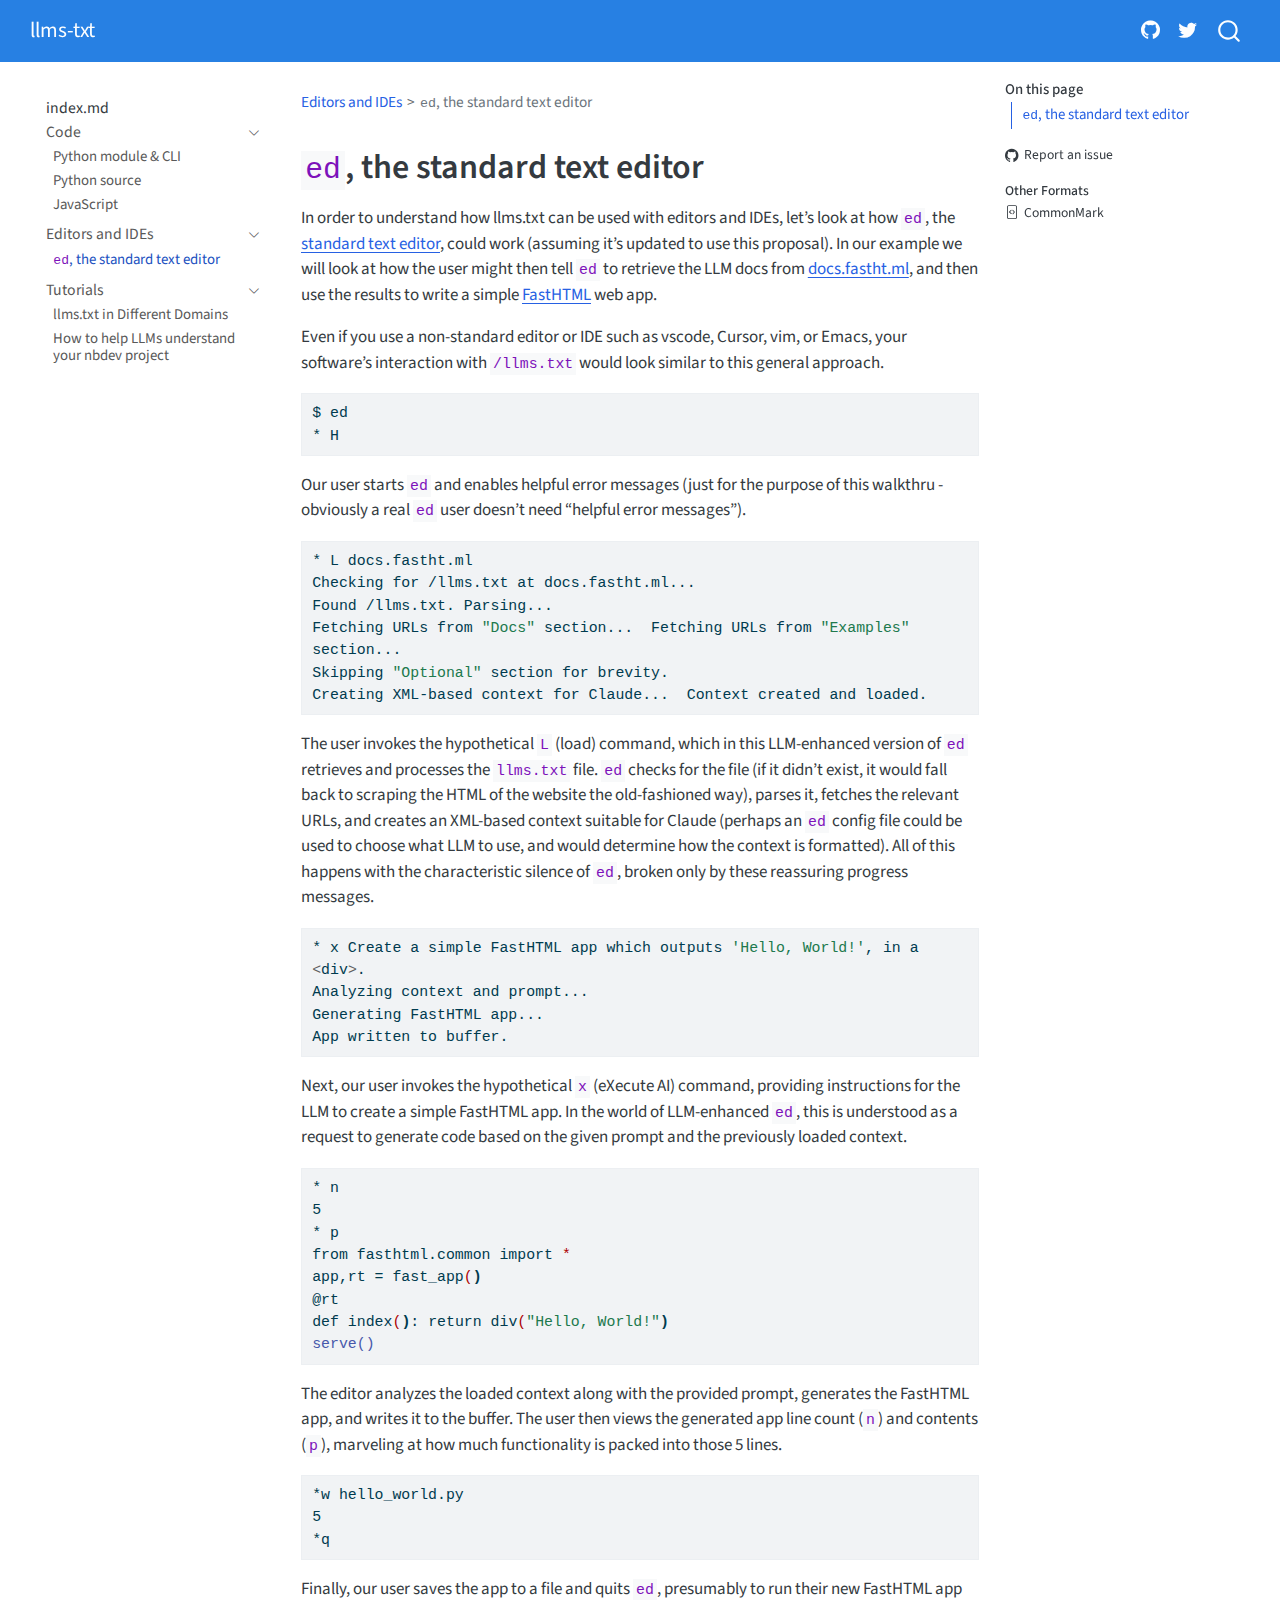
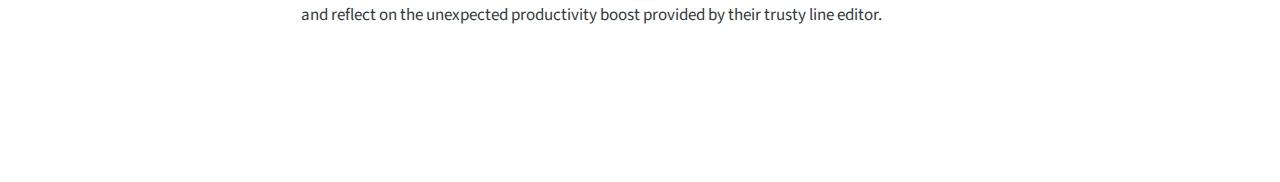
<file: ed.html>
<!DOCTYPE html>
<html xmlns="http://www.w3.org/1999/xhtml" lang="en" xml:lang="en"><head>

<meta charset="utf-8">
<meta name="generator" content="quarto-1.6.42">

<meta name="viewport" content="width=device-width, initial-scale=1.0, user-scalable=yes">


<title>ed – llms-txt</title>
<style>
code{white-space: pre-wrap;}
span.smallcaps{font-variant: small-caps;}
div.columns{display: flex; gap: min(4vw, 1.5em);}
div.column{flex: auto; overflow-x: auto;}
div.hanging-indent{margin-left: 1.5em; text-indent: -1.5em;}
ul.task-list{list-style: none;}
ul.task-list li input[type="checkbox"] {
  width: 0.8em;
  margin: 0 0.8em 0.2em -1em; /* quarto-specific, see https://github.com/quarto-dev/quarto-cli/issues/4556 */ 
  vertical-align: middle;
}
/* CSS for syntax highlighting */
pre > code.sourceCode { white-space: pre; position: relative; }
pre > code.sourceCode > span { line-height: 1.25; }
pre > code.sourceCode > span:empty { height: 1.2em; }
.sourceCode { overflow: visible; }
code.sourceCode > span { color: inherit; text-decoration: inherit; }
div.sourceCode { margin: 1em 0; }
pre.sourceCode { margin: 0; }
@media screen {
div.sourceCode { overflow: auto; }
}
@media print {
pre > code.sourceCode { white-space: pre-wrap; }
pre > code.sourceCode > span { display: inline-block; text-indent: -5em; padding-left: 5em; }
}
pre.numberSource code
  { counter-reset: source-line 0; }
pre.numberSource code > span
  { position: relative; left: -4em; counter-increment: source-line; }
pre.numberSource code > span > a:first-child::before
  { content: counter(source-line);
    position: relative; left: -1em; text-align: right; vertical-align: baseline;
    border: none; display: inline-block;
    -webkit-touch-callout: none; -webkit-user-select: none;
    -khtml-user-select: none; -moz-user-select: none;
    -ms-user-select: none; user-select: none;
    padding: 0 4px; width: 4em;
  }
pre.numberSource { margin-left: 3em;  padding-left: 4px; }
div.sourceCode
  {   }
@media screen {
pre > code.sourceCode > span > a:first-child::before { text-decoration: underline; }
}
</style>


<script src="site_libs/quarto-nav/quarto-nav.js"></script>
<script src="site_libs/quarto-nav/headroom.min.js"></script>
<script src="site_libs/clipboard/clipboard.min.js"></script>
<script src="site_libs/quarto-search/autocomplete.umd.js"></script>
<script src="site_libs/quarto-search/fuse.min.js"></script>
<script src="site_libs/quarto-search/quarto-search.js"></script>
<meta name="quarto:offset" content="./">
<link href="./favicon.ico" rel="icon">
<script src="site_libs/quarto-html/quarto.js"></script>
<script src="site_libs/quarto-html/popper.min.js"></script>
<script src="site_libs/quarto-html/tippy.umd.min.js"></script>
<script src="site_libs/quarto-html/anchor.min.js"></script>
<link href="site_libs/quarto-html/tippy.css" rel="stylesheet">
<link href="site_libs/quarto-html/quarto-syntax-highlighting-2f5df379a58b258e96c21c0638c20c03.css" rel="stylesheet" id="quarto-text-highlighting-styles">
<script src="site_libs/bootstrap/bootstrap.min.js"></script>
<link href="site_libs/bootstrap/bootstrap-icons.css" rel="stylesheet">
<link href="site_libs/bootstrap/bootstrap-aa62e3823480f8985dca914c38e512c0.min.css" rel="stylesheet" append-hash="true" id="quarto-bootstrap" data-mode="light">
<script id="quarto-search-options" type="application/json">{
  "location": "navbar",
  "copy-button": false,
  "collapse-after": 3,
  "panel-placement": "end",
  "type": "overlay",
  "limit": 50,
  "keyboard-shortcut": [
    "f",
    "/",
    "s"
  ],
  "show-item-context": false,
  "language": {
    "search-no-results-text": "No results",
    "search-matching-documents-text": "matching documents",
    "search-copy-link-title": "Copy link to search",
    "search-hide-matches-text": "Hide additional matches",
    "search-more-match-text": "more match in this document",
    "search-more-matches-text": "more matches in this document",
    "search-clear-button-title": "Clear",
    "search-text-placeholder": "",
    "search-detached-cancel-button-title": "Cancel",
    "search-submit-button-title": "Submit",
    "search-label": "Search"
  }
}</script>


<link rel="stylesheet" href="styles.css">
<meta property="og:title" content="llms-txt">
<meta property="og:description" content="The /llms.txt file, helping language models use your website">
<meta property="og:site_name" content="llms-txt">
<meta name="twitter:title" content="llms-txt">
<meta name="twitter:description" content="The /llms.txt file, helping language models use your website">
<meta name="twitter:image" content="https://llmstxt.org/sample.png">
<meta name="twitter:creator" content="@jeremyphoward">
<meta name="twitter:site" content="@answerdotai">
<meta name="twitter:card" content="summary_large_image">
</head>

<body class="nav-sidebar floating nav-fixed">

<div id="quarto-search-results"></div>
  <header id="quarto-header" class="headroom fixed-top">
    <nav class="navbar navbar-expand-lg " data-bs-theme="dark">
      <div class="navbar-container container-fluid">
      <div class="navbar-brand-container mx-auto">
    <a class="navbar-brand" href="./index.html">
    <span class="navbar-title">llms-txt</span>
    </a>
  </div>
            <div id="quarto-search" class="" title="Search"></div>
          <button class="navbar-toggler" type="button" data-bs-toggle="collapse" data-bs-target="#navbarCollapse" aria-controls="navbarCollapse" role="menu" aria-expanded="false" aria-label="Toggle navigation" onclick="if (window.quartoToggleHeadroom) { window.quartoToggleHeadroom(); }">
  <span class="navbar-toggler-icon"></span>
</button>
          <div class="collapse navbar-collapse" id="navbarCollapse">
            <ul class="navbar-nav navbar-nav-scroll ms-auto">
  <li class="nav-item compact">
    <a class="nav-link" href="https://github.com/answerdotai/llms-txt"> <i class="bi bi-github" role="img">
</i> 
<span class="menu-text"></span></a>
  </li>  
  <li class="nav-item compact">
    <a class="nav-link" href="https://x.com/answerdotai"> <i class="bi bi-twitter" role="img" aria-label="Fast.ai Twitter">
</i> 
<span class="menu-text"></span></a>
  </li>  
</ul>
          </div> <!-- /navcollapse -->
            <div class="quarto-navbar-tools">
</div>
      </div> <!-- /container-fluid -->
    </nav>
  <nav class="quarto-secondary-nav">
    <div class="container-fluid d-flex">
      <button type="button" class="quarto-btn-toggle btn" data-bs-toggle="collapse" role="button" data-bs-target=".quarto-sidebar-collapse-item" aria-controls="quarto-sidebar" aria-expanded="false" aria-label="Toggle sidebar navigation" onclick="if (window.quartoToggleHeadroom) { window.quartoToggleHeadroom(); }">
        <i class="bi bi-layout-text-sidebar-reverse"></i>
      </button>
        <nav class="quarto-page-breadcrumbs" aria-label="breadcrumb"><ol class="breadcrumb"><li class="breadcrumb-item"><a href="./ed.html">Editors and IDEs</a></li><li class="breadcrumb-item"><a href="./ed.html"><code>ed</code>, the standard text editor</a></li></ol></nav>
        <a class="flex-grow-1" role="navigation" data-bs-toggle="collapse" data-bs-target=".quarto-sidebar-collapse-item" aria-controls="quarto-sidebar" aria-expanded="false" aria-label="Toggle sidebar navigation" onclick="if (window.quartoToggleHeadroom) { window.quartoToggleHeadroom(); }">      
        </a>
    </div>
  </nav>
</header>
<!-- content -->
<div id="quarto-content" class="quarto-container page-columns page-rows-contents page-layout-article page-navbar">
<!-- sidebar -->
  <nav id="quarto-sidebar" class="sidebar collapse collapse-horizontal quarto-sidebar-collapse-item sidebar-navigation floating overflow-auto">
    <div class="sidebar-menu-container"> 
    <ul class="list-unstyled mt-1">
        <li class="sidebar-item">
 <span class="menu-text">index.md</span>
  </li>
        <li class="sidebar-item sidebar-item-section">
      <div class="sidebar-item-container"> 
            <a class="sidebar-item-text sidebar-link text-start" data-bs-toggle="collapse" data-bs-target="#quarto-sidebar-section-1" role="navigation" aria-expanded="true">
 <span class="menu-text">Code</span></a>
          <a class="sidebar-item-toggle text-start" data-bs-toggle="collapse" data-bs-target="#quarto-sidebar-section-1" role="navigation" aria-expanded="true" aria-label="Toggle section">
            <i class="bi bi-chevron-right ms-2"></i>
          </a> 
      </div>
      <ul id="quarto-sidebar-section-1" class="collapse list-unstyled sidebar-section depth1 show">  
          <li class="sidebar-item">
  <div class="sidebar-item-container"> 
  <a href="./intro.html" class="sidebar-item-text sidebar-link">
 <span class="menu-text">Python module &amp; CLI</span></a>
  </div>
</li>
          <li class="sidebar-item">
  <div class="sidebar-item-container"> 
  <a href="./core.html" class="sidebar-item-text sidebar-link">
 <span class="menu-text">Python source</span></a>
  </div>
</li>
          <li class="sidebar-item">
  <div class="sidebar-item-container"> 
  <a href="./llmstxt-js.html" class="sidebar-item-text sidebar-link">
 <span class="menu-text">JavaScript</span></a>
  </div>
</li>
      </ul>
  </li>
        <li class="sidebar-item sidebar-item-section">
      <div class="sidebar-item-container"> 
            <a class="sidebar-item-text sidebar-link text-start" data-bs-toggle="collapse" data-bs-target="#quarto-sidebar-section-2" role="navigation" aria-expanded="true">
 <span class="menu-text">Editors and IDEs</span></a>
          <a class="sidebar-item-toggle text-start" data-bs-toggle="collapse" data-bs-target="#quarto-sidebar-section-2" role="navigation" aria-expanded="true" aria-label="Toggle section">
            <i class="bi bi-chevron-right ms-2"></i>
          </a> 
      </div>
      <ul id="quarto-sidebar-section-2" class="collapse list-unstyled sidebar-section depth1 show">  
          <li class="sidebar-item">
  <div class="sidebar-item-container"> 
  <a href="./ed.html" class="sidebar-item-text sidebar-link active">
 <span class="menu-text"><code>ed</code>, the standard text editor</span></a>
  </div>
</li>
      </ul>
  </li>
        <li class="sidebar-item sidebar-item-section">
      <div class="sidebar-item-container"> 
            <a class="sidebar-item-text sidebar-link text-start" data-bs-toggle="collapse" data-bs-target="#quarto-sidebar-section-3" role="navigation" aria-expanded="true">
 <span class="menu-text">Tutorials</span></a>
          <a class="sidebar-item-toggle text-start" data-bs-toggle="collapse" data-bs-target="#quarto-sidebar-section-3" role="navigation" aria-expanded="true" aria-label="Toggle section">
            <i class="bi bi-chevron-right ms-2"></i>
          </a> 
      </div>
      <ul id="quarto-sidebar-section-3" class="collapse list-unstyled sidebar-section depth1 show">  
          <li class="sidebar-item">
  <div class="sidebar-item-container"> 
  <a href="./domains.html" class="sidebar-item-text sidebar-link">
 <span class="menu-text">llms.txt in Different Domains</span></a>
  </div>
</li>
          <li class="sidebar-item">
  <div class="sidebar-item-container"> 
  <a href="./nbdev.html" class="sidebar-item-text sidebar-link">
 <span class="menu-text">How to help LLMs understand your nbdev project</span></a>
  </div>
</li>
      </ul>
  </li>
    </ul>
    </div>
</nav>
<div id="quarto-sidebar-glass" class="quarto-sidebar-collapse-item" data-bs-toggle="collapse" data-bs-target=".quarto-sidebar-collapse-item"></div>
<!-- margin-sidebar -->
    <div id="quarto-margin-sidebar" class="sidebar margin-sidebar">
        <nav id="TOC" role="doc-toc" class="toc-active">
    <h2 id="toc-title">On this page</h2>
   
  <ul>
  <li><a href="#ed-the-standard-text-editor" id="toc-ed-the-standard-text-editor" class="nav-link active" data-scroll-target="#ed-the-standard-text-editor"><code>ed</code>, the standard text editor</a></li>
  </ul>
<div class="toc-actions"><ul><li><a href="https://github.com/AnswerDotAI/llms-txt/issues/new" class="toc-action"><i class="bi bi-github"></i>Report an issue</a></li></ul></div><div class="quarto-alternate-formats"><h2>Other Formats</h2><ul><li><a href="ed-commonmark.md"><i class="bi bi-file-code"></i>CommonMark</a></li></ul></div></nav>
    </div>
<!-- main -->
<main class="content" id="quarto-document-content"><header id="title-block-header" class="quarto-title-block"><nav class="quarto-page-breadcrumbs quarto-title-breadcrumbs d-none d-lg-block" aria-label="breadcrumb"><ol class="breadcrumb"><li class="breadcrumb-item"><a href="./ed.html">Editors and IDEs</a></li><li class="breadcrumb-item"><a href="./ed.html"><code>ed</code>, the standard text editor</a></li></ol></nav></header>




<section id="ed-the-standard-text-editor" class="level1">
<h1><code>ed</code>, the standard text editor</h1>
<p>In order to understand how llms.txt can be used with editors and IDEs, let’s look at how <code>ed</code>, the <a href="https://www.gnu.org/fun/jokes/ed-msg.html">standard text editor</a>, could work (assuming it’s updated to use this proposal). In our example we will look at how the user might then tell <code>ed</code> to retrieve the LLM docs from <a href="https://docs.fastht.ml">docs.fastht.ml</a>, and then use the results to write a simple <a href="https://fastht.ml">FastHTML</a> web app.</p>
<p>Even if you use a non-standard editor or IDE such as vscode, Cursor, vim, or Emacs, your software’s interaction with <code>/llms.txt</code> would look similar to this general approach.</p>
<div class="sourceCode" id="cb1"><pre class="sourceCode sh code-with-copy"><code class="sourceCode bash"><span id="cb1-1"><a href="#cb1-1" aria-hidden="true" tabindex="-1"></a><span class="ex">$</span> ed</span>
<span id="cb1-2"><a href="#cb1-2" aria-hidden="true" tabindex="-1"></a><span class="ex">*</span> H</span></code><button title="Copy to Clipboard" class="code-copy-button"><i class="bi"></i></button></pre></div>
<p>Our user starts <code>ed</code> and enables helpful error messages (just for the purpose of this walkthru - obviously a real <code>ed</code> user doesn’t need “helpful error messages”).</p>
<div class="sourceCode" id="cb2"><pre class="sourceCode sh code-with-copy"><code class="sourceCode bash"><span id="cb2-1"><a href="#cb2-1" aria-hidden="true" tabindex="-1"></a><span class="ex">*</span> L docs.fastht.ml</span>
<span id="cb2-2"><a href="#cb2-2" aria-hidden="true" tabindex="-1"></a><span class="ex">Checking</span> for /llms.txt at docs.fastht.ml...</span>
<span id="cb2-3"><a href="#cb2-3" aria-hidden="true" tabindex="-1"></a><span class="ex">Found</span> /llms.txt. Parsing...</span>
<span id="cb2-4"><a href="#cb2-4" aria-hidden="true" tabindex="-1"></a><span class="ex">Fetching</span> URLs from <span class="st">"Docs"</span> section...  Fetching URLs from <span class="st">"Examples"</span> section...</span>
<span id="cb2-5"><a href="#cb2-5" aria-hidden="true" tabindex="-1"></a><span class="ex">Skipping</span> <span class="st">"Optional"</span> section for brevity.</span>
<span id="cb2-6"><a href="#cb2-6" aria-hidden="true" tabindex="-1"></a><span class="ex">Creating</span> XML-based context for Claude...  Context created and loaded.</span></code><button title="Copy to Clipboard" class="code-copy-button"><i class="bi"></i></button></pre></div>
<p>The user invokes the hypothetical <code>L</code> (load) command, which in this LLM-enhanced version of <code>ed</code> retrieves and processes the <code>llms.txt</code> file. <code>ed</code> checks for the file (if it didn’t exist, it would fall back to scraping the HTML of the website the old-fashioned way), parses it, fetches the relevant URLs, and creates an XML-based context suitable for Claude (perhaps an <code>ed</code> config file could be used to choose what LLM to use, and would determine how the context is formatted). All of this happens with the characteristic silence of <code>ed</code>, broken only by these reassuring progress messages.</p>
<div class="sourceCode" id="cb3"><pre class="sourceCode sh code-with-copy"><code class="sourceCode bash"><span id="cb3-1"><a href="#cb3-1" aria-hidden="true" tabindex="-1"></a><span class="ex">*</span> x Create a simple FastHTML app which outputs <span class="st">'Hello, World!'</span>, in a <span class="op">&lt;</span>div<span class="op">&gt;</span>.</span>
<span id="cb3-2"><a href="#cb3-2" aria-hidden="true" tabindex="-1"></a><span class="ex">Analyzing</span> context and prompt...</span>
<span id="cb3-3"><a href="#cb3-3" aria-hidden="true" tabindex="-1"></a><span class="ex">Generating</span> FastHTML app...</span>
<span id="cb3-4"><a href="#cb3-4" aria-hidden="true" tabindex="-1"></a><span class="ex">App</span> written to buffer.</span></code><button title="Copy to Clipboard" class="code-copy-button"><i class="bi"></i></button></pre></div>
<p>Next, our user invokes the hypothetical <code>x</code> (eXecute AI) command, providing instructions for the LLM to create a simple FastHTML app. In the world of LLM-enhanced <code>ed</code>, this is understood as a request to generate code based on the given prompt and the previously loaded context.</p>
<div class="sourceCode" id="cb4"><pre class="sourceCode sh code-with-copy"><code class="sourceCode bash"><span id="cb4-1"><a href="#cb4-1" aria-hidden="true" tabindex="-1"></a><span class="ex">*</span> n</span>
<span id="cb4-2"><a href="#cb4-2" aria-hidden="true" tabindex="-1"></a><span class="ex">5</span></span>
<span id="cb4-3"><a href="#cb4-3" aria-hidden="true" tabindex="-1"></a><span class="ex">*</span> p</span>
<span id="cb4-4"><a href="#cb4-4" aria-hidden="true" tabindex="-1"></a><span class="ex">from</span> fasthtml.common import <span class="pp">*</span></span>
<span id="cb4-5"><a href="#cb4-5" aria-hidden="true" tabindex="-1"></a><span class="ex">app,rt</span> = fast_app<span class="er">(</span><span class="kw">)</span></span>
<span id="cb4-6"><a href="#cb4-6" aria-hidden="true" tabindex="-1"></a><span class="ex">@rt</span></span>
<span id="cb4-7"><a href="#cb4-7" aria-hidden="true" tabindex="-1"></a><span class="ex">def</span> index<span class="er">(</span><span class="kw">)</span><span class="bu">:</span> return div<span class="er">(</span><span class="st">"Hello, World!"</span><span class="kw">)</span></span>
<span id="cb4-8"><a href="#cb4-8" aria-hidden="true" tabindex="-1"></a><span class="fu">serve()</span></span></code><button title="Copy to Clipboard" class="code-copy-button"><i class="bi"></i></button></pre></div>
<p>The editor analyzes the loaded context along with the provided prompt, generates the FastHTML app, and writes it to the buffer. The user then views the generated app line count (<code>n</code>) and contents (<code>p</code>), marveling at how much functionality is packed into those 5 lines.</p>
<div class="sourceCode" id="cb5"><pre class="sourceCode sh code-with-copy"><code class="sourceCode bash"><span id="cb5-1"><a href="#cb5-1" aria-hidden="true" tabindex="-1"></a><span class="ex">*w</span> hello_world.py</span>
<span id="cb5-2"><a href="#cb5-2" aria-hidden="true" tabindex="-1"></a><span class="ex">5</span></span>
<span id="cb5-3"><a href="#cb5-3" aria-hidden="true" tabindex="-1"></a><span class="ex">*q</span></span></code><button title="Copy to Clipboard" class="code-copy-button"><i class="bi"></i></button></pre></div>
<p>Finally, our user saves the app to a file and quits <code>ed</code>, presumably to run their new FastHTML app and reflect on the unexpected productivity boost provided by their trusty line editor.</p>


</section>

</main> <!-- /main -->
<script id="quarto-html-after-body" type="application/javascript">
window.document.addEventListener("DOMContentLoaded", function (event) {
  const toggleBodyColorMode = (bsSheetEl) => {
    const mode = bsSheetEl.getAttribute("data-mode");
    const bodyEl = window.document.querySelector("body");
    if (mode === "dark") {
      bodyEl.classList.add("quarto-dark");
      bodyEl.classList.remove("quarto-light");
    } else {
      bodyEl.classList.add("quarto-light");
      bodyEl.classList.remove("quarto-dark");
    }
  }
  const toggleBodyColorPrimary = () => {
    const bsSheetEl = window.document.querySelector("link#quarto-bootstrap");
    if (bsSheetEl) {
      toggleBodyColorMode(bsSheetEl);
    }
  }
  toggleBodyColorPrimary();  
  const icon = "";
  const anchorJS = new window.AnchorJS();
  anchorJS.options = {
    placement: 'right',
    icon: icon
  };
  anchorJS.add('.anchored');
  const isCodeAnnotation = (el) => {
    for (const clz of el.classList) {
      if (clz.startsWith('code-annotation-')) {                     
        return true;
      }
    }
    return false;
  }
  const onCopySuccess = function(e) {
    // button target
    const button = e.trigger;
    // don't keep focus
    button.blur();
    // flash "checked"
    button.classList.add('code-copy-button-checked');
    var currentTitle = button.getAttribute("title");
    button.setAttribute("title", "Copied!");
    let tooltip;
    if (window.bootstrap) {
      button.setAttribute("data-bs-toggle", "tooltip");
      button.setAttribute("data-bs-placement", "left");
      button.setAttribute("data-bs-title", "Copied!");
      tooltip = new bootstrap.Tooltip(button, 
        { trigger: "manual", 
          customClass: "code-copy-button-tooltip",
          offset: [0, -8]});
      tooltip.show();    
    }
    setTimeout(function() {
      if (tooltip) {
        tooltip.hide();
        button.removeAttribute("data-bs-title");
        button.removeAttribute("data-bs-toggle");
        button.removeAttribute("data-bs-placement");
      }
      button.setAttribute("title", currentTitle);
      button.classList.remove('code-copy-button-checked');
    }, 1000);
    // clear code selection
    e.clearSelection();
  }
  const getTextToCopy = function(trigger) {
      const codeEl = trigger.previousElementSibling.cloneNode(true);
      for (const childEl of codeEl.children) {
        if (isCodeAnnotation(childEl)) {
          childEl.remove();
        }
      }
      return codeEl.innerText;
  }
  const clipboard = new window.ClipboardJS('.code-copy-button:not([data-in-quarto-modal])', {
    text: getTextToCopy
  });
  clipboard.on('success', onCopySuccess);
  if (window.document.getElementById('quarto-embedded-source-code-modal')) {
    const clipboardModal = new window.ClipboardJS('.code-copy-button[data-in-quarto-modal]', {
      text: getTextToCopy,
      container: window.document.getElementById('quarto-embedded-source-code-modal')
    });
    clipboardModal.on('success', onCopySuccess);
  }
    var localhostRegex = new RegExp(/^(?:http|https):\/\/localhost\:?[0-9]*\//);
    var mailtoRegex = new RegExp(/^mailto:/);
      var filterRegex = new RegExp("https:\/\/llmstxt\.org\/");
    var isInternal = (href) => {
        return filterRegex.test(href) || localhostRegex.test(href) || mailtoRegex.test(href);
    }
    // Inspect non-navigation links and adorn them if external
 	var links = window.document.querySelectorAll('a[href]:not(.nav-link):not(.navbar-brand):not(.toc-action):not(.sidebar-link):not(.sidebar-item-toggle):not(.pagination-link):not(.no-external):not([aria-hidden]):not(.dropdown-item):not(.quarto-navigation-tool):not(.about-link)');
    for (var i=0; i<links.length; i++) {
      const link = links[i];
      if (!isInternal(link.href)) {
        // undo the damage that might have been done by quarto-nav.js in the case of
        // links that we want to consider external
        if (link.dataset.originalHref !== undefined) {
          link.href = link.dataset.originalHref;
        }
      }
    }
  function tippyHover(el, contentFn, onTriggerFn, onUntriggerFn) {
    const config = {
      allowHTML: true,
      maxWidth: 500,
      delay: 100,
      arrow: false,
      appendTo: function(el) {
          return el.parentElement;
      },
      interactive: true,
      interactiveBorder: 10,
      theme: 'quarto',
      placement: 'bottom-start',
    };
    if (contentFn) {
      config.content = contentFn;
    }
    if (onTriggerFn) {
      config.onTrigger = onTriggerFn;
    }
    if (onUntriggerFn) {
      config.onUntrigger = onUntriggerFn;
    }
    window.tippy(el, config); 
  }
  const noterefs = window.document.querySelectorAll('a[role="doc-noteref"]');
  for (var i=0; i<noterefs.length; i++) {
    const ref = noterefs[i];
    tippyHover(ref, function() {
      // use id or data attribute instead here
      let href = ref.getAttribute('data-footnote-href') || ref.getAttribute('href');
      try { href = new URL(href).hash; } catch {}
      const id = href.replace(/^#\/?/, "");
      const note = window.document.getElementById(id);
      if (note) {
        return note.innerHTML;
      } else {
        return "";
      }
    });
  }
  const xrefs = window.document.querySelectorAll('a.quarto-xref');
  const processXRef = (id, note) => {
    // Strip column container classes
    const stripColumnClz = (el) => {
      el.classList.remove("page-full", "page-columns");
      if (el.children) {
        for (const child of el.children) {
          stripColumnClz(child);
        }
      }
    }
    stripColumnClz(note)
    if (id === null || id.startsWith('sec-')) {
      // Special case sections, only their first couple elements
      const container = document.createElement("div");
      if (note.children && note.children.length > 2) {
        container.appendChild(note.children[0].cloneNode(true));
        for (let i = 1; i < note.children.length; i++) {
          const child = note.children[i];
          if (child.tagName === "P" && child.innerText === "") {
            continue;
          } else {
            container.appendChild(child.cloneNode(true));
            break;
          }
        }
        if (window.Quarto?.typesetMath) {
          window.Quarto.typesetMath(container);
        }
        return container.innerHTML
      } else {
        if (window.Quarto?.typesetMath) {
          window.Quarto.typesetMath(note);
        }
        return note.innerHTML;
      }
    } else {
      // Remove any anchor links if they are present
      const anchorLink = note.querySelector('a.anchorjs-link');
      if (anchorLink) {
        anchorLink.remove();
      }
      if (window.Quarto?.typesetMath) {
        window.Quarto.typesetMath(note);
      }
      if (note.classList.contains("callout")) {
        return note.outerHTML;
      } else {
        return note.innerHTML;
      }
    }
  }
  for (var i=0; i<xrefs.length; i++) {
    const xref = xrefs[i];
    tippyHover(xref, undefined, function(instance) {
      instance.disable();
      let url = xref.getAttribute('href');
      let hash = undefined; 
      if (url.startsWith('#')) {
        hash = url;
      } else {
        try { hash = new URL(url).hash; } catch {}
      }
      if (hash) {
        const id = hash.replace(/^#\/?/, "");
        const note = window.document.getElementById(id);
        if (note !== null) {
          try {
            const html = processXRef(id, note.cloneNode(true));
            instance.setContent(html);
          } finally {
            instance.enable();
            instance.show();
          }
        } else {
          // See if we can fetch this
          fetch(url.split('#')[0])
          .then(res => res.text())
          .then(html => {
            const parser = new DOMParser();
            const htmlDoc = parser.parseFromString(html, "text/html");
            const note = htmlDoc.getElementById(id);
            if (note !== null) {
              const html = processXRef(id, note);
              instance.setContent(html);
            } 
          }).finally(() => {
            instance.enable();
            instance.show();
          });
        }
      } else {
        // See if we can fetch a full url (with no hash to target)
        // This is a special case and we should probably do some content thinning / targeting
        fetch(url)
        .then(res => res.text())
        .then(html => {
          const parser = new DOMParser();
          const htmlDoc = parser.parseFromString(html, "text/html");
          const note = htmlDoc.querySelector('main.content');
          if (note !== null) {
            // This should only happen for chapter cross references
            // (since there is no id in the URL)
            // remove the first header
            if (note.children.length > 0 && note.children[0].tagName === "HEADER") {
              note.children[0].remove();
            }
            const html = processXRef(null, note);
            instance.setContent(html);
          } 
        }).finally(() => {
          instance.enable();
          instance.show();
        });
      }
    }, function(instance) {
    });
  }
      let selectedAnnoteEl;
      const selectorForAnnotation = ( cell, annotation) => {
        let cellAttr = 'data-code-cell="' + cell + '"';
        let lineAttr = 'data-code-annotation="' +  annotation + '"';
        const selector = 'span[' + cellAttr + '][' + lineAttr + ']';
        return selector;
      }
      const selectCodeLines = (annoteEl) => {
        const doc = window.document;
        const targetCell = annoteEl.getAttribute("data-target-cell");
        const targetAnnotation = annoteEl.getAttribute("data-target-annotation");
        const annoteSpan = window.document.querySelector(selectorForAnnotation(targetCell, targetAnnotation));
        const lines = annoteSpan.getAttribute("data-code-lines").split(",");
        const lineIds = lines.map((line) => {
          return targetCell + "-" + line;
        })
        let top = null;
        let height = null;
        let parent = null;
        if (lineIds.length > 0) {
            //compute the position of the single el (top and bottom and make a div)
            const el = window.document.getElementById(lineIds[0]);
            top = el.offsetTop;
            height = el.offsetHeight;
            parent = el.parentElement.parentElement;
          if (lineIds.length > 1) {
            const lastEl = window.document.getElementById(lineIds[lineIds.length - 1]);
            const bottom = lastEl.offsetTop + lastEl.offsetHeight;
            height = bottom - top;
          }
          if (top !== null && height !== null && parent !== null) {
            // cook up a div (if necessary) and position it 
            let div = window.document.getElementById("code-annotation-line-highlight");
            if (div === null) {
              div = window.document.createElement("div");
              div.setAttribute("id", "code-annotation-line-highlight");
              div.style.position = 'absolute';
              parent.appendChild(div);
            }
            div.style.top = top - 2 + "px";
            div.style.height = height + 4 + "px";
            div.style.left = 0;
            let gutterDiv = window.document.getElementById("code-annotation-line-highlight-gutter");
            if (gutterDiv === null) {
              gutterDiv = window.document.createElement("div");
              gutterDiv.setAttribute("id", "code-annotation-line-highlight-gutter");
              gutterDiv.style.position = 'absolute';
              const codeCell = window.document.getElementById(targetCell);
              const gutter = codeCell.querySelector('.code-annotation-gutter');
              gutter.appendChild(gutterDiv);
            }
            gutterDiv.style.top = top - 2 + "px";
            gutterDiv.style.height = height + 4 + "px";
          }
          selectedAnnoteEl = annoteEl;
        }
      };
      const unselectCodeLines = () => {
        const elementsIds = ["code-annotation-line-highlight", "code-annotation-line-highlight-gutter"];
        elementsIds.forEach((elId) => {
          const div = window.document.getElementById(elId);
          if (div) {
            div.remove();
          }
        });
        selectedAnnoteEl = undefined;
      };
        // Handle positioning of the toggle
    window.addEventListener(
      "resize",
      throttle(() => {
        elRect = undefined;
        if (selectedAnnoteEl) {
          selectCodeLines(selectedAnnoteEl);
        }
      }, 10)
    );
    function throttle(fn, ms) {
    let throttle = false;
    let timer;
      return (...args) => {
        if(!throttle) { // first call gets through
            fn.apply(this, args);
            throttle = true;
        } else { // all the others get throttled
            if(timer) clearTimeout(timer); // cancel #2
            timer = setTimeout(() => {
              fn.apply(this, args);
              timer = throttle = false;
            }, ms);
        }
      };
    }
      // Attach click handler to the DT
      const annoteDls = window.document.querySelectorAll('dt[data-target-cell]');
      for (const annoteDlNode of annoteDls) {
        annoteDlNode.addEventListener('click', (event) => {
          const clickedEl = event.target;
          if (clickedEl !== selectedAnnoteEl) {
            unselectCodeLines();
            const activeEl = window.document.querySelector('dt[data-target-cell].code-annotation-active');
            if (activeEl) {
              activeEl.classList.remove('code-annotation-active');
            }
            selectCodeLines(clickedEl);
            clickedEl.classList.add('code-annotation-active');
          } else {
            // Unselect the line
            unselectCodeLines();
            clickedEl.classList.remove('code-annotation-active');
          }
        });
      }
  const findCites = (el) => {
    const parentEl = el.parentElement;
    if (parentEl) {
      const cites = parentEl.dataset.cites;
      if (cites) {
        return {
          el,
          cites: cites.split(' ')
        };
      } else {
        return findCites(el.parentElement)
      }
    } else {
      return undefined;
    }
  };
  var bibliorefs = window.document.querySelectorAll('a[role="doc-biblioref"]');
  for (var i=0; i<bibliorefs.length; i++) {
    const ref = bibliorefs[i];
    const citeInfo = findCites(ref);
    if (citeInfo) {
      tippyHover(citeInfo.el, function() {
        var popup = window.document.createElement('div');
        citeInfo.cites.forEach(function(cite) {
          var citeDiv = window.document.createElement('div');
          citeDiv.classList.add('hanging-indent');
          citeDiv.classList.add('csl-entry');
          var biblioDiv = window.document.getElementById('ref-' + cite);
          if (biblioDiv) {
            citeDiv.innerHTML = biblioDiv.innerHTML;
          }
          popup.appendChild(citeDiv);
        });
        return popup.innerHTML;
      });
    }
  }
});
</script>
</div> <!-- /content -->




<footer class="footer"><div class="nav-footer"><div class="nav-footer-center"><div class="toc-actions d-sm-block d-md-none"><ul><li><a href="https://github.com/AnswerDotAI/llms-txt/issues/new" class="toc-action"><i class="bi bi-github"></i>Report an issue</a></li></ul></div></div></div></footer></body></html>
</file>
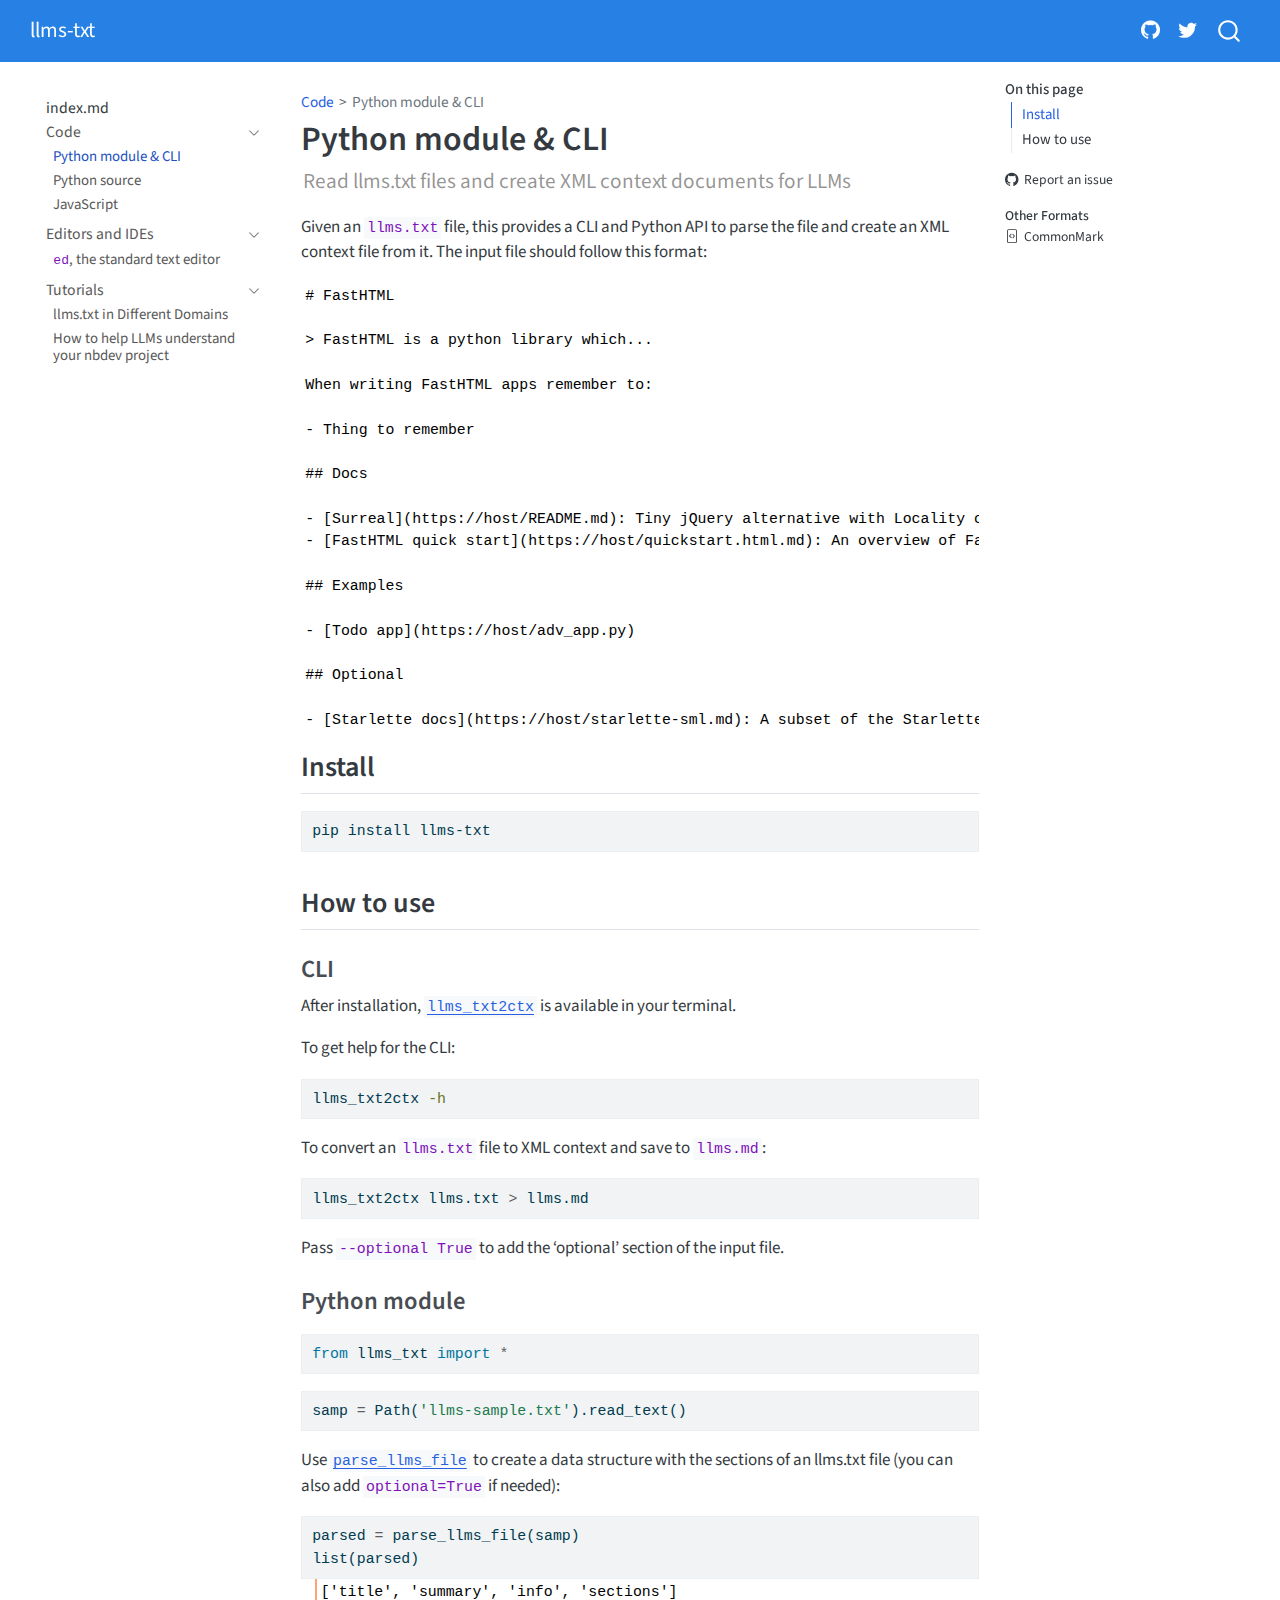
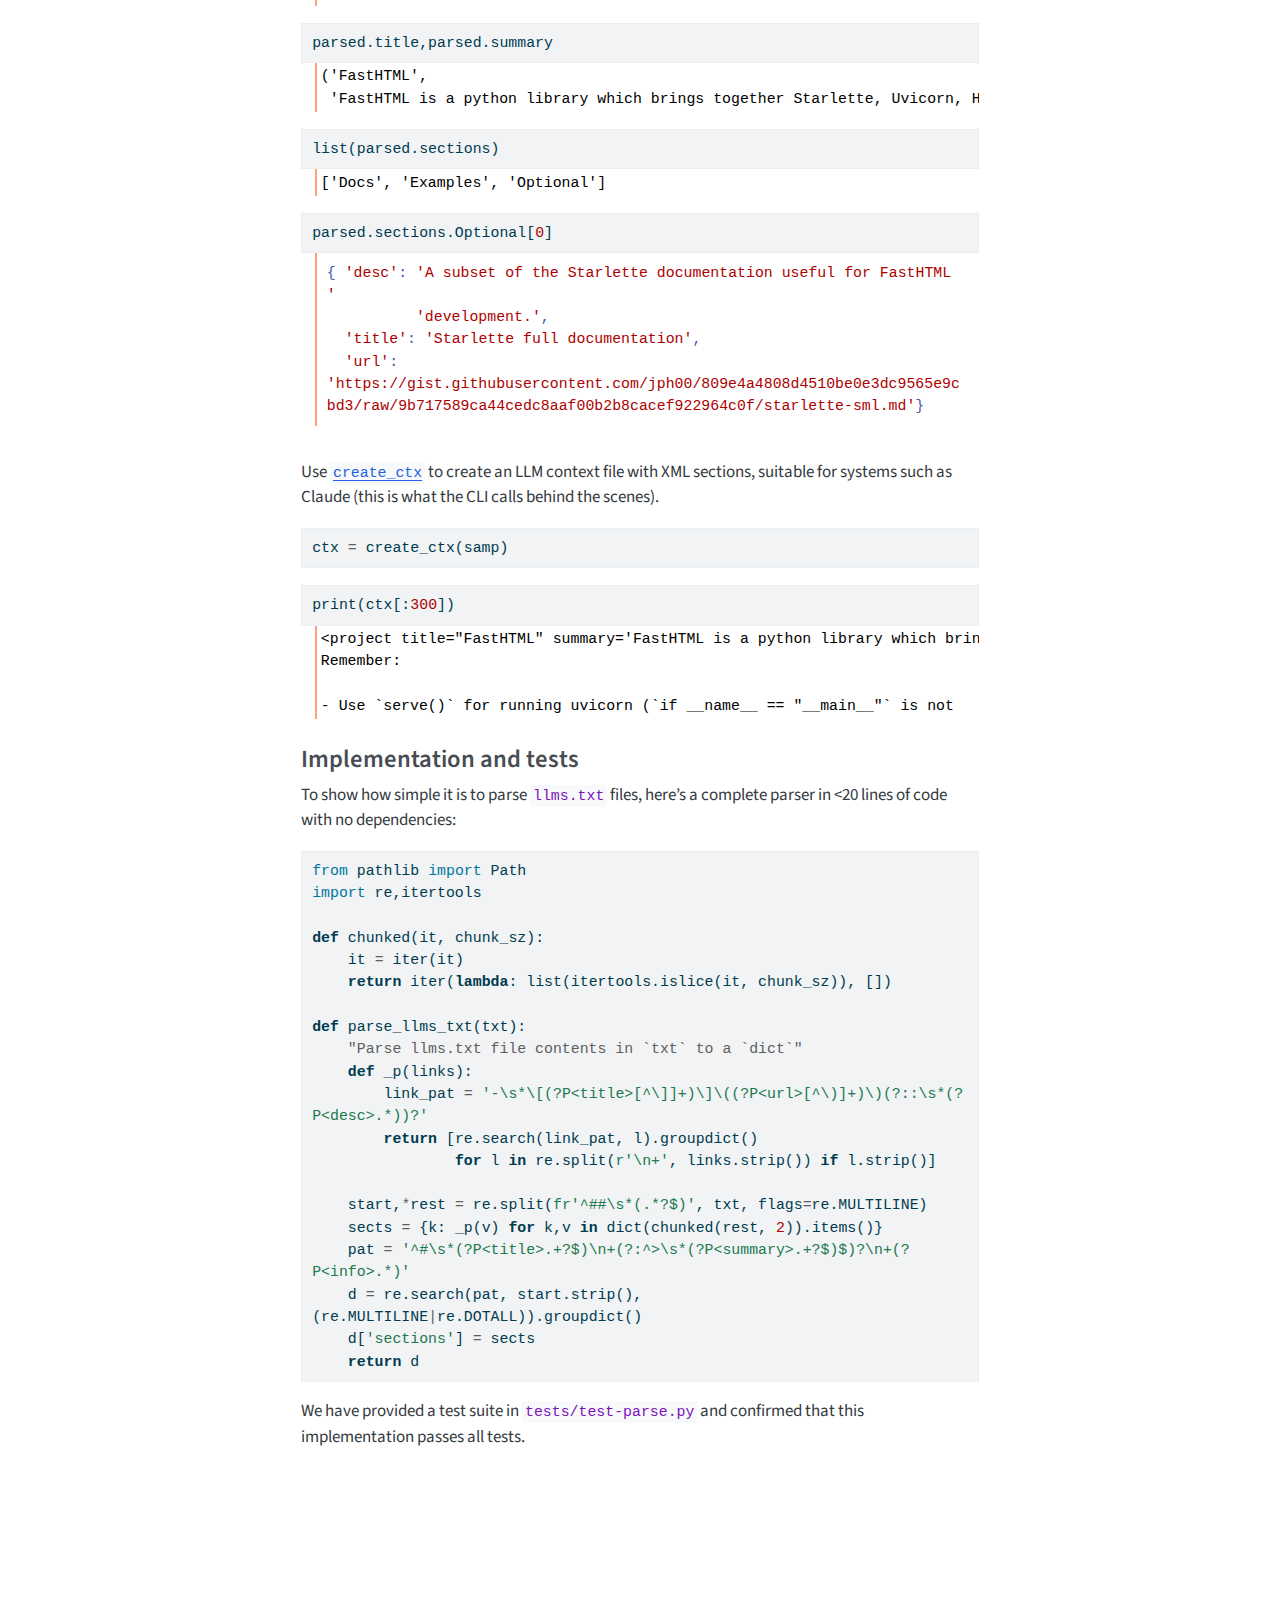
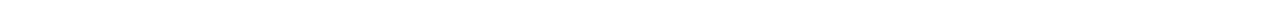
<file: intro.html>
<!DOCTYPE html>
<html xmlns="http://www.w3.org/1999/xhtml" lang="en" xml:lang="en"><head>

<meta charset="utf-8">
<meta name="generator" content="quarto-1.6.42">

<meta name="viewport" content="width=device-width, initial-scale=1.0, user-scalable=yes">

<meta name="description" content="Read llms.txt files and create XML context documents for LLMs">

<title>Python module &amp; CLI – llms-txt</title>
<style>
code{white-space: pre-wrap;}
span.smallcaps{font-variant: small-caps;}
div.columns{display: flex; gap: min(4vw, 1.5em);}
div.column{flex: auto; overflow-x: auto;}
div.hanging-indent{margin-left: 1.5em; text-indent: -1.5em;}
ul.task-list{list-style: none;}
ul.task-list li input[type="checkbox"] {
  width: 0.8em;
  margin: 0 0.8em 0.2em -1em; /* quarto-specific, see https://github.com/quarto-dev/quarto-cli/issues/4556 */ 
  vertical-align: middle;
}
/* CSS for syntax highlighting */
pre > code.sourceCode { white-space: pre; position: relative; }
pre > code.sourceCode > span { line-height: 1.25; }
pre > code.sourceCode > span:empty { height: 1.2em; }
.sourceCode { overflow: visible; }
code.sourceCode > span { color: inherit; text-decoration: inherit; }
div.sourceCode { margin: 1em 0; }
pre.sourceCode { margin: 0; }
@media screen {
div.sourceCode { overflow: auto; }
}
@media print {
pre > code.sourceCode { white-space: pre-wrap; }
pre > code.sourceCode > span { display: inline-block; text-indent: -5em; padding-left: 5em; }
}
pre.numberSource code
  { counter-reset: source-line 0; }
pre.numberSource code > span
  { position: relative; left: -4em; counter-increment: source-line; }
pre.numberSource code > span > a:first-child::before
  { content: counter(source-line);
    position: relative; left: -1em; text-align: right; vertical-align: baseline;
    border: none; display: inline-block;
    -webkit-touch-callout: none; -webkit-user-select: none;
    -khtml-user-select: none; -moz-user-select: none;
    -ms-user-select: none; user-select: none;
    padding: 0 4px; width: 4em;
  }
pre.numberSource { margin-left: 3em;  padding-left: 4px; }
div.sourceCode
  {   }
@media screen {
pre > code.sourceCode > span > a:first-child::before { text-decoration: underline; }
}
</style>


<script src="site_libs/quarto-nav/quarto-nav.js"></script>
<script src="site_libs/quarto-nav/headroom.min.js"></script>
<script src="site_libs/clipboard/clipboard.min.js"></script>
<script src="site_libs/quarto-search/autocomplete.umd.js"></script>
<script src="site_libs/quarto-search/fuse.min.js"></script>
<script src="site_libs/quarto-search/quarto-search.js"></script>
<meta name="quarto:offset" content="./">
<link href="./favicon.ico" rel="icon">
<script src="site_libs/quarto-html/quarto.js"></script>
<script src="site_libs/quarto-html/popper.min.js"></script>
<script src="site_libs/quarto-html/tippy.umd.min.js"></script>
<script src="site_libs/quarto-html/anchor.min.js"></script>
<link href="site_libs/quarto-html/tippy.css" rel="stylesheet">
<link href="site_libs/quarto-html/quarto-syntax-highlighting-2f5df379a58b258e96c21c0638c20c03.css" rel="stylesheet" id="quarto-text-highlighting-styles">
<script src="site_libs/bootstrap/bootstrap.min.js"></script>
<link href="site_libs/bootstrap/bootstrap-icons.css" rel="stylesheet">
<link href="site_libs/bootstrap/bootstrap-aa62e3823480f8985dca914c38e512c0.min.css" rel="stylesheet" append-hash="true" id="quarto-bootstrap" data-mode="light">
<script id="quarto-search-options" type="application/json">{
  "location": "navbar",
  "copy-button": false,
  "collapse-after": 3,
  "panel-placement": "end",
  "type": "overlay",
  "limit": 50,
  "keyboard-shortcut": [
    "f",
    "/",
    "s"
  ],
  "show-item-context": false,
  "language": {
    "search-no-results-text": "No results",
    "search-matching-documents-text": "matching documents",
    "search-copy-link-title": "Copy link to search",
    "search-hide-matches-text": "Hide additional matches",
    "search-more-match-text": "more match in this document",
    "search-more-matches-text": "more matches in this document",
    "search-clear-button-title": "Clear",
    "search-text-placeholder": "",
    "search-detached-cancel-button-title": "Cancel",
    "search-submit-button-title": "Submit",
    "search-label": "Search"
  }
}</script>


<link rel="stylesheet" href="styles.css">
<meta property="og:title" content="Python module &amp; CLI – llms-txt">
<meta property="og:description" content="Read llms.txt files and create XML context documents for LLMs">
<meta property="og:site_name" content="llms-txt">
<meta name="twitter:title" content="Python module &amp; CLI – llms-txt">
<meta name="twitter:description" content="Read llms.txt files and create XML context documents for LLMs">
<meta name="twitter:image" content="https://llmstxt.org/sample.png">
<meta name="twitter:creator" content="@jeremyphoward">
<meta name="twitter:site" content="@answerdotai">
<meta name="twitter:card" content="summary_large_image">
</head>

<body class="nav-sidebar floating nav-fixed">

<div id="quarto-search-results"></div>
  <header id="quarto-header" class="headroom fixed-top">
    <nav class="navbar navbar-expand-lg " data-bs-theme="dark">
      <div class="navbar-container container-fluid">
      <div class="navbar-brand-container mx-auto">
    <a class="navbar-brand" href="./index.html">
    <span class="navbar-title">llms-txt</span>
    </a>
  </div>
            <div id="quarto-search" class="" title="Search"></div>
          <button class="navbar-toggler" type="button" data-bs-toggle="collapse" data-bs-target="#navbarCollapse" aria-controls="navbarCollapse" role="menu" aria-expanded="false" aria-label="Toggle navigation" onclick="if (window.quartoToggleHeadroom) { window.quartoToggleHeadroom(); }">
  <span class="navbar-toggler-icon"></span>
</button>
          <div class="collapse navbar-collapse" id="navbarCollapse">
            <ul class="navbar-nav navbar-nav-scroll ms-auto">
  <li class="nav-item compact">
    <a class="nav-link" href="https://github.com/answerdotai/llms-txt"> <i class="bi bi-github" role="img">
</i> 
<span class="menu-text"></span></a>
  </li>  
  <li class="nav-item compact">
    <a class="nav-link" href="https://x.com/answerdotai"> <i class="bi bi-twitter" role="img" aria-label="Fast.ai Twitter">
</i> 
<span class="menu-text"></span></a>
  </li>  
</ul>
          </div> <!-- /navcollapse -->
            <div class="quarto-navbar-tools">
</div>
      </div> <!-- /container-fluid -->
    </nav>
  <nav class="quarto-secondary-nav">
    <div class="container-fluid d-flex">
      <button type="button" class="quarto-btn-toggle btn" data-bs-toggle="collapse" role="button" data-bs-target=".quarto-sidebar-collapse-item" aria-controls="quarto-sidebar" aria-expanded="false" aria-label="Toggle sidebar navigation" onclick="if (window.quartoToggleHeadroom) { window.quartoToggleHeadroom(); }">
        <i class="bi bi-layout-text-sidebar-reverse"></i>
      </button>
        <nav class="quarto-page-breadcrumbs" aria-label="breadcrumb"><ol class="breadcrumb"><li class="breadcrumb-item"><a href="./intro.html">Code</a></li><li class="breadcrumb-item"><a href="./intro.html">Python module &amp; CLI</a></li></ol></nav>
        <a class="flex-grow-1" role="navigation" data-bs-toggle="collapse" data-bs-target=".quarto-sidebar-collapse-item" aria-controls="quarto-sidebar" aria-expanded="false" aria-label="Toggle sidebar navigation" onclick="if (window.quartoToggleHeadroom) { window.quartoToggleHeadroom(); }">      
        </a>
    </div>
  </nav>
</header>
<!-- content -->
<div id="quarto-content" class="quarto-container page-columns page-rows-contents page-layout-article page-navbar">
<!-- sidebar -->
  <nav id="quarto-sidebar" class="sidebar collapse collapse-horizontal quarto-sidebar-collapse-item sidebar-navigation floating overflow-auto">
    <div class="sidebar-menu-container"> 
    <ul class="list-unstyled mt-1">
        <li class="sidebar-item">
 <span class="menu-text">index.md</span>
  </li>
        <li class="sidebar-item sidebar-item-section">
      <div class="sidebar-item-container"> 
            <a class="sidebar-item-text sidebar-link text-start" data-bs-toggle="collapse" data-bs-target="#quarto-sidebar-section-1" role="navigation" aria-expanded="true">
 <span class="menu-text">Code</span></a>
          <a class="sidebar-item-toggle text-start" data-bs-toggle="collapse" data-bs-target="#quarto-sidebar-section-1" role="navigation" aria-expanded="true" aria-label="Toggle section">
            <i class="bi bi-chevron-right ms-2"></i>
          </a> 
      </div>
      <ul id="quarto-sidebar-section-1" class="collapse list-unstyled sidebar-section depth1 show">  
          <li class="sidebar-item">
  <div class="sidebar-item-container"> 
  <a href="./intro.html" class="sidebar-item-text sidebar-link active">
 <span class="menu-text">Python module &amp; CLI</span></a>
  </div>
</li>
          <li class="sidebar-item">
  <div class="sidebar-item-container"> 
  <a href="./core.html" class="sidebar-item-text sidebar-link">
 <span class="menu-text">Python source</span></a>
  </div>
</li>
          <li class="sidebar-item">
  <div class="sidebar-item-container"> 
  <a href="./llmstxt-js.html" class="sidebar-item-text sidebar-link">
 <span class="menu-text">JavaScript</span></a>
  </div>
</li>
      </ul>
  </li>
        <li class="sidebar-item sidebar-item-section">
      <div class="sidebar-item-container"> 
            <a class="sidebar-item-text sidebar-link text-start" data-bs-toggle="collapse" data-bs-target="#quarto-sidebar-section-2" role="navigation" aria-expanded="true">
 <span class="menu-text">Editors and IDEs</span></a>
          <a class="sidebar-item-toggle text-start" data-bs-toggle="collapse" data-bs-target="#quarto-sidebar-section-2" role="navigation" aria-expanded="true" aria-label="Toggle section">
            <i class="bi bi-chevron-right ms-2"></i>
          </a> 
      </div>
      <ul id="quarto-sidebar-section-2" class="collapse list-unstyled sidebar-section depth1 show">  
          <li class="sidebar-item">
  <div class="sidebar-item-container"> 
  <a href="./ed.html" class="sidebar-item-text sidebar-link">
 <span class="menu-text"><code>ed</code>, the standard text editor</span></a>
  </div>
</li>
      </ul>
  </li>
        <li class="sidebar-item sidebar-item-section">
      <div class="sidebar-item-container"> 
            <a class="sidebar-item-text sidebar-link text-start" data-bs-toggle="collapse" data-bs-target="#quarto-sidebar-section-3" role="navigation" aria-expanded="true">
 <span class="menu-text">Tutorials</span></a>
          <a class="sidebar-item-toggle text-start" data-bs-toggle="collapse" data-bs-target="#quarto-sidebar-section-3" role="navigation" aria-expanded="true" aria-label="Toggle section">
            <i class="bi bi-chevron-right ms-2"></i>
          </a> 
      </div>
      <ul id="quarto-sidebar-section-3" class="collapse list-unstyled sidebar-section depth1 show">  
          <li class="sidebar-item">
  <div class="sidebar-item-container"> 
  <a href="./domains.html" class="sidebar-item-text sidebar-link">
 <span class="menu-text">llms.txt in Different Domains</span></a>
  </div>
</li>
          <li class="sidebar-item">
  <div class="sidebar-item-container"> 
  <a href="./nbdev.html" class="sidebar-item-text sidebar-link">
 <span class="menu-text">How to help LLMs understand your nbdev project</span></a>
  </div>
</li>
      </ul>
  </li>
    </ul>
    </div>
</nav>
<div id="quarto-sidebar-glass" class="quarto-sidebar-collapse-item" data-bs-toggle="collapse" data-bs-target=".quarto-sidebar-collapse-item"></div>
<!-- margin-sidebar -->
    <div id="quarto-margin-sidebar" class="sidebar margin-sidebar">
        <nav id="TOC" role="doc-toc" class="toc-active">
    <h2 id="toc-title">On this page</h2>
   
  <ul>
  <li><a href="#install" id="toc-install" class="nav-link active" data-scroll-target="#install">Install</a></li>
  <li><a href="#how-to-use" id="toc-how-to-use" class="nav-link" data-scroll-target="#how-to-use">How to use</a>
  <ul class="collapse">
  <li><a href="#cli" id="toc-cli" class="nav-link" data-scroll-target="#cli">CLI</a></li>
  <li><a href="#python-module" id="toc-python-module" class="nav-link" data-scroll-target="#python-module">Python module</a></li>
  <li><a href="#implementation-and-tests" id="toc-implementation-and-tests" class="nav-link" data-scroll-target="#implementation-and-tests">Implementation and tests</a></li>
  </ul></li>
  </ul>
<div class="toc-actions"><ul><li><a href="https://github.com/AnswerDotAI/llms-txt/issues/new" class="toc-action"><i class="bi bi-github"></i>Report an issue</a></li></ul></div><div class="quarto-alternate-formats"><h2>Other Formats</h2><ul><li><a href="intro.html.md"><i class="bi bi-file-code"></i>CommonMark</a></li></ul></div></nav>
    </div>
<!-- main -->
<main class="content" id="quarto-document-content">

<header id="title-block-header" class="quarto-title-block default"><nav class="quarto-page-breadcrumbs quarto-title-breadcrumbs d-none d-lg-block" aria-label="breadcrumb"><ol class="breadcrumb"><li class="breadcrumb-item"><a href="./intro.html">Code</a></li><li class="breadcrumb-item"><a href="./intro.html">Python module &amp; CLI</a></li></ol></nav>
<div class="quarto-title">
<h1 class="title">Python module &amp; CLI</h1>
</div>

<div>
  <div class="description">
    Read llms.txt files and create XML context documents for LLMs
  </div>
</div>


<div class="quarto-title-meta">

    
  
    
  </div>
  


</header>


<!-- WARNING: THIS FILE WAS AUTOGENERATED! DO NOT EDIT! -->
<p>Given an <code>llms.txt</code> file, this provides a CLI and Python API to parse the file and create an XML context file from it. The input file should follow this format:</p>
<pre><code># FastHTML

&gt; FastHTML is a python library which...

When writing FastHTML apps remember to:

- Thing to remember

## Docs

- [Surreal](https://host/README.md): Tiny jQuery alternative with Locality of Behavior
- [FastHTML quick start](https://host/quickstart.html.md): An overview of FastHTML features

## Examples

- [Todo app](https://host/adv_app.py)

## Optional

- [Starlette docs](https://host/starlette-sml.md): A subset of the Starlette docs</code></pre>
<section id="install" class="level2">
<h2 class="anchored" data-anchor-id="install">Install</h2>
<div class="sourceCode" id="cb2"><pre class="sourceCode sh code-with-copy"><code class="sourceCode bash"><span id="cb2-1"><a href="#cb2-1" aria-hidden="true" tabindex="-1"></a><span class="ex">pip</span> install llms-txt</span></code><button title="Copy to Clipboard" class="code-copy-button"><i class="bi"></i></button></pre></div>
</section>
<section id="how-to-use" class="level2">
<h2 class="anchored" data-anchor-id="how-to-use">How to use</h2>
<section id="cli" class="level3">
<h3 class="anchored" data-anchor-id="cli">CLI</h3>
<p>After installation, <a href="https://llmstxt.org/core.html#llms_txt2ctx"><code>llms_txt2ctx</code></a> is available in your terminal.</p>
<p>To get help for the CLI:</p>
<div class="sourceCode" id="cb3"><pre class="sourceCode sh code-with-copy"><code class="sourceCode bash"><span id="cb3-1"><a href="#cb3-1" aria-hidden="true" tabindex="-1"></a><span class="ex">llms_txt2ctx</span> <span class="at">-h</span></span></code><button title="Copy to Clipboard" class="code-copy-button"><i class="bi"></i></button></pre></div>
<p>To convert an <code>llms.txt</code> file to XML context and save to <code>llms.md</code>:</p>
<div class="sourceCode" id="cb4"><pre class="sourceCode sh code-with-copy"><code class="sourceCode bash"><span id="cb4-1"><a href="#cb4-1" aria-hidden="true" tabindex="-1"></a><span class="ex">llms_txt2ctx</span> llms.txt <span class="op">&gt;</span> llms.md</span></code><button title="Copy to Clipboard" class="code-copy-button"><i class="bi"></i></button></pre></div>
<p>Pass <code>--optional True</code> to add the ‘optional’ section of the input file.</p>
</section>
<section id="python-module" class="level3">
<h3 class="anchored" data-anchor-id="python-module">Python module</h3>
<div id="cell-9" class="cell">
<div class="sourceCode cell-code" id="cb5"><pre class="sourceCode python code-with-copy"><code class="sourceCode python"><span id="cb5-1"><a href="#cb5-1" aria-hidden="true" tabindex="-1"></a><span class="im">from</span> llms_txt <span class="im">import</span> <span class="op">*</span></span></code><button title="Copy to Clipboard" class="code-copy-button"><i class="bi"></i></button></pre></div>
</div>
<div id="cell-10" class="cell">
<div class="sourceCode cell-code" id="cb6"><pre class="sourceCode python code-with-copy"><code class="sourceCode python"><span id="cb6-1"><a href="#cb6-1" aria-hidden="true" tabindex="-1"></a>samp <span class="op">=</span> Path(<span class="st">'llms-sample.txt'</span>).read_text()</span></code><button title="Copy to Clipboard" class="code-copy-button"><i class="bi"></i></button></pre></div>
</div>
<p>Use <a href="https://llmstxt.org/core.html#parse_llms_file"><code>parse_llms_file</code></a> to create a data structure with the sections of an llms.txt file (you can also add <code>optional=True</code> if needed):</p>
<div id="cell-12" class="cell">
<div class="sourceCode cell-code" id="cb7"><pre class="sourceCode python code-with-copy"><code class="sourceCode python"><span id="cb7-1"><a href="#cb7-1" aria-hidden="true" tabindex="-1"></a>parsed <span class="op">=</span> parse_llms_file(samp)</span>
<span id="cb7-2"><a href="#cb7-2" aria-hidden="true" tabindex="-1"></a><span class="bu">list</span>(parsed)</span></code><button title="Copy to Clipboard" class="code-copy-button"><i class="bi"></i></button></pre></div>
<div class="cell-output cell-output-display">
<pre><code>['title', 'summary', 'info', 'sections']</code></pre>
</div>
</div>
<div id="cell-13" class="cell">
<div class="sourceCode cell-code" id="cb9"><pre class="sourceCode python code-with-copy"><code class="sourceCode python"><span id="cb9-1"><a href="#cb9-1" aria-hidden="true" tabindex="-1"></a>parsed.title,parsed.summary</span></code><button title="Copy to Clipboard" class="code-copy-button"><i class="bi"></i></button></pre></div>
<div class="cell-output cell-output-display">
<pre><code>('FastHTML',
 'FastHTML is a python library which brings together Starlette, Uvicorn, HTMX, and fastcore\'s `FT` "FastTags" into a library for creating server-rendered hypermedia applications.')</code></pre>
</div>
</div>
<div id="cell-14" class="cell">
<div class="sourceCode cell-code" id="cb11"><pre class="sourceCode python code-with-copy"><code class="sourceCode python"><span id="cb11-1"><a href="#cb11-1" aria-hidden="true" tabindex="-1"></a><span class="bu">list</span>(parsed.sections)</span></code><button title="Copy to Clipboard" class="code-copy-button"><i class="bi"></i></button></pre></div>
<div class="cell-output cell-output-display">
<pre><code>['Docs', 'Examples', 'Optional']</code></pre>
</div>
</div>
<div id="cell-15" class="cell">
<div class="sourceCode cell-code" id="cb13"><pre class="sourceCode python code-with-copy"><code class="sourceCode python"><span id="cb13-1"><a href="#cb13-1" aria-hidden="true" tabindex="-1"></a>parsed.sections.Optional[<span class="dv">0</span>]</span></code><button title="Copy to Clipboard" class="code-copy-button"><i class="bi"></i></button></pre></div>
<div class="cell-output cell-output-display cell-output-markdown">
<div class="sourceCode" id="cb14"><pre class="sourceCode json code-with-copy"><code class="sourceCode json"><span id="cb14-1"><a href="#cb14-1" aria-hidden="true" tabindex="-1"></a><span class="fu">{</span> <span class="er">'desc'</span><span class="fu">:</span> <span class="er">'A</span> <span class="er">subset</span> <span class="er">of</span> <span class="er">the</span> <span class="er">Starlette</span> <span class="er">documentation</span> <span class="er">useful</span> <span class="er">for</span> <span class="er">FastHTML</span> <span class="er">'</span></span>
<span id="cb14-2"><a href="#cb14-2" aria-hidden="true" tabindex="-1"></a>          <span class="er">'development.'</span><span class="fu">,</span></span>
<span id="cb14-3"><a href="#cb14-3" aria-hidden="true" tabindex="-1"></a>  <span class="er">'title'</span><span class="fu">:</span> <span class="er">'Starlette</span> <span class="er">full</span> <span class="er">documentation'</span><span class="fu">,</span></span>
<span id="cb14-4"><a href="#cb14-4" aria-hidden="true" tabindex="-1"></a>  <span class="er">'url'</span><span class="fu">:</span> <span class="er">'https://gist.githubusercontent.com/jph00/</span><span class="dv">809e4</span><span class="er">a4808d4510be0e3dc9565e9cbd3/raw/</span><span class="dv">9</span><span class="er">b717589ca44cedc8aaf00b2b8cacef922964c0f/starlette-sml.md'</span><span class="fu">}</span></span></code><button title="Copy to Clipboard" class="code-copy-button"><i class="bi"></i></button></pre></div>
</div>
</div>
<p>Use <a href="https://llmstxt.org/core.html#create_ctx"><code>create_ctx</code></a> to create an LLM context file with XML sections, suitable for systems such as Claude (this is what the CLI calls behind the scenes).</p>
<div id="cell-17" class="cell">
<div class="sourceCode cell-code" id="cb15"><pre class="sourceCode python code-with-copy"><code class="sourceCode python"><span id="cb15-1"><a href="#cb15-1" aria-hidden="true" tabindex="-1"></a>ctx <span class="op">=</span> create_ctx(samp)</span></code><button title="Copy to Clipboard" class="code-copy-button"><i class="bi"></i></button></pre></div>
</div>
<div id="cell-18" class="cell">
<div class="sourceCode cell-code" id="cb16"><pre class="sourceCode python code-with-copy"><code class="sourceCode python"><span id="cb16-1"><a href="#cb16-1" aria-hidden="true" tabindex="-1"></a><span class="bu">print</span>(ctx[:<span class="dv">300</span>])</span></code><button title="Copy to Clipboard" class="code-copy-button"><i class="bi"></i></button></pre></div>
<div class="cell-output cell-output-stdout">
<pre><code>&lt;project title="FastHTML" summary='FastHTML is a python library which brings together Starlette, Uvicorn, HTMX, and fastcore&amp;#39;s `FT` "FastTags" into a library for creating server-rendered hypermedia applications.'&gt;
Remember:

- Use `serve()` for running uvicorn (`if __name__ == "__main__"` is not</code></pre>
</div>
</div>
</section>
<section id="implementation-and-tests" class="level3">
<h3 class="anchored" data-anchor-id="implementation-and-tests">Implementation and tests</h3>
<p>To show how simple it is to parse <code>llms.txt</code> files, here’s a complete parser in &lt;20 lines of code with no dependencies:</p>
<div class="sourceCode" id="cb18"><pre class="sourceCode python code-with-copy"><code class="sourceCode python"><span id="cb18-1"><a href="#cb18-1" aria-hidden="true" tabindex="-1"></a><span class="im">from</span> pathlib <span class="im">import</span> Path</span>
<span id="cb18-2"><a href="#cb18-2" aria-hidden="true" tabindex="-1"></a><span class="im">import</span> re,itertools</span>
<span id="cb18-3"><a href="#cb18-3" aria-hidden="true" tabindex="-1"></a></span>
<span id="cb18-4"><a href="#cb18-4" aria-hidden="true" tabindex="-1"></a><span class="kw">def</span> chunked(it, chunk_sz):</span>
<span id="cb18-5"><a href="#cb18-5" aria-hidden="true" tabindex="-1"></a>    it <span class="op">=</span> <span class="bu">iter</span>(it)</span>
<span id="cb18-6"><a href="#cb18-6" aria-hidden="true" tabindex="-1"></a>    <span class="cf">return</span> <span class="bu">iter</span>(<span class="kw">lambda</span>: <span class="bu">list</span>(itertools.islice(it, chunk_sz)), [])</span>
<span id="cb18-7"><a href="#cb18-7" aria-hidden="true" tabindex="-1"></a></span>
<span id="cb18-8"><a href="#cb18-8" aria-hidden="true" tabindex="-1"></a><span class="kw">def</span> parse_llms_txt(txt):</span>
<span id="cb18-9"><a href="#cb18-9" aria-hidden="true" tabindex="-1"></a>    <span class="co">"Parse llms.txt file contents in `txt` to a `dict`"</span></span>
<span id="cb18-10"><a href="#cb18-10" aria-hidden="true" tabindex="-1"></a>    <span class="kw">def</span> _p(links):</span>
<span id="cb18-11"><a href="#cb18-11" aria-hidden="true" tabindex="-1"></a>        link_pat <span class="op">=</span> <span class="st">'-\s*\[(?P&lt;title&gt;[^\]]+)\]\((?P&lt;url&gt;[^\)]+)\)(?::\s*(?P&lt;desc&gt;.*))?'</span></span>
<span id="cb18-12"><a href="#cb18-12" aria-hidden="true" tabindex="-1"></a>        <span class="cf">return</span> [re.search(link_pat, l).groupdict()</span>
<span id="cb18-13"><a href="#cb18-13" aria-hidden="true" tabindex="-1"></a>                <span class="cf">for</span> l <span class="kw">in</span> re.split(<span class="vs">r'\n+'</span>, links.strip()) <span class="cf">if</span> l.strip()]</span>
<span id="cb18-14"><a href="#cb18-14" aria-hidden="true" tabindex="-1"></a></span>
<span id="cb18-15"><a href="#cb18-15" aria-hidden="true" tabindex="-1"></a>    start,<span class="op">*</span>rest <span class="op">=</span> re.split(<span class="vs">fr'^##\s*(.*?$)'</span>, txt, flags<span class="op">=</span>re.MULTILINE)</span>
<span id="cb18-16"><a href="#cb18-16" aria-hidden="true" tabindex="-1"></a>    sects <span class="op">=</span> {k: _p(v) <span class="cf">for</span> k,v <span class="kw">in</span> <span class="bu">dict</span>(chunked(rest, <span class="dv">2</span>)).items()}</span>
<span id="cb18-17"><a href="#cb18-17" aria-hidden="true" tabindex="-1"></a>    pat <span class="op">=</span> <span class="st">'^#\s*(?P&lt;title&gt;.+?$)</span><span class="ch">\n</span><span class="st">+(?:^&gt;\s*(?P&lt;summary&gt;.+?$)$)?</span><span class="ch">\n</span><span class="st">+(?P&lt;info&gt;.*)'</span></span>
<span id="cb18-18"><a href="#cb18-18" aria-hidden="true" tabindex="-1"></a>    d <span class="op">=</span> re.search(pat, start.strip(), (re.MULTILINE<span class="op">|</span>re.DOTALL)).groupdict()</span>
<span id="cb18-19"><a href="#cb18-19" aria-hidden="true" tabindex="-1"></a>    d[<span class="st">'sections'</span>] <span class="op">=</span> sects</span>
<span id="cb18-20"><a href="#cb18-20" aria-hidden="true" tabindex="-1"></a>    <span class="cf">return</span> d</span></code><button title="Copy to Clipboard" class="code-copy-button"><i class="bi"></i></button></pre></div>
<p>We have provided a test suite in <code>tests/test-parse.py</code> and confirmed that this implementation passes all tests.</p>


</section>
</section>

</main> <!-- /main -->
<script id="quarto-html-after-body" type="application/javascript">
window.document.addEventListener("DOMContentLoaded", function (event) {
  const toggleBodyColorMode = (bsSheetEl) => {
    const mode = bsSheetEl.getAttribute("data-mode");
    const bodyEl = window.document.querySelector("body");
    if (mode === "dark") {
      bodyEl.classList.add("quarto-dark");
      bodyEl.classList.remove("quarto-light");
    } else {
      bodyEl.classList.add("quarto-light");
      bodyEl.classList.remove("quarto-dark");
    }
  }
  const toggleBodyColorPrimary = () => {
    const bsSheetEl = window.document.querySelector("link#quarto-bootstrap");
    if (bsSheetEl) {
      toggleBodyColorMode(bsSheetEl);
    }
  }
  toggleBodyColorPrimary();  
  const icon = "";
  const anchorJS = new window.AnchorJS();
  anchorJS.options = {
    placement: 'right',
    icon: icon
  };
  anchorJS.add('.anchored');
  const isCodeAnnotation = (el) => {
    for (const clz of el.classList) {
      if (clz.startsWith('code-annotation-')) {                     
        return true;
      }
    }
    return false;
  }
  const onCopySuccess = function(e) {
    // button target
    const button = e.trigger;
    // don't keep focus
    button.blur();
    // flash "checked"
    button.classList.add('code-copy-button-checked');
    var currentTitle = button.getAttribute("title");
    button.setAttribute("title", "Copied!");
    let tooltip;
    if (window.bootstrap) {
      button.setAttribute("data-bs-toggle", "tooltip");
      button.setAttribute("data-bs-placement", "left");
      button.setAttribute("data-bs-title", "Copied!");
      tooltip = new bootstrap.Tooltip(button, 
        { trigger: "manual", 
          customClass: "code-copy-button-tooltip",
          offset: [0, -8]});
      tooltip.show();    
    }
    setTimeout(function() {
      if (tooltip) {
        tooltip.hide();
        button.removeAttribute("data-bs-title");
        button.removeAttribute("data-bs-toggle");
        button.removeAttribute("data-bs-placement");
      }
      button.setAttribute("title", currentTitle);
      button.classList.remove('code-copy-button-checked');
    }, 1000);
    // clear code selection
    e.clearSelection();
  }
  const getTextToCopy = function(trigger) {
      const codeEl = trigger.previousElementSibling.cloneNode(true);
      for (const childEl of codeEl.children) {
        if (isCodeAnnotation(childEl)) {
          childEl.remove();
        }
      }
      return codeEl.innerText;
  }
  const clipboard = new window.ClipboardJS('.code-copy-button:not([data-in-quarto-modal])', {
    text: getTextToCopy
  });
  clipboard.on('success', onCopySuccess);
  if (window.document.getElementById('quarto-embedded-source-code-modal')) {
    const clipboardModal = new window.ClipboardJS('.code-copy-button[data-in-quarto-modal]', {
      text: getTextToCopy,
      container: window.document.getElementById('quarto-embedded-source-code-modal')
    });
    clipboardModal.on('success', onCopySuccess);
  }
    var localhostRegex = new RegExp(/^(?:http|https):\/\/localhost\:?[0-9]*\//);
    var mailtoRegex = new RegExp(/^mailto:/);
      var filterRegex = new RegExp("https:\/\/llmstxt\.org\/");
    var isInternal = (href) => {
        return filterRegex.test(href) || localhostRegex.test(href) || mailtoRegex.test(href);
    }
    // Inspect non-navigation links and adorn them if external
 	var links = window.document.querySelectorAll('a[href]:not(.nav-link):not(.navbar-brand):not(.toc-action):not(.sidebar-link):not(.sidebar-item-toggle):not(.pagination-link):not(.no-external):not([aria-hidden]):not(.dropdown-item):not(.quarto-navigation-tool):not(.about-link)');
    for (var i=0; i<links.length; i++) {
      const link = links[i];
      if (!isInternal(link.href)) {
        // undo the damage that might have been done by quarto-nav.js in the case of
        // links that we want to consider external
        if (link.dataset.originalHref !== undefined) {
          link.href = link.dataset.originalHref;
        }
      }
    }
  function tippyHover(el, contentFn, onTriggerFn, onUntriggerFn) {
    const config = {
      allowHTML: true,
      maxWidth: 500,
      delay: 100,
      arrow: false,
      appendTo: function(el) {
          return el.parentElement;
      },
      interactive: true,
      interactiveBorder: 10,
      theme: 'quarto',
      placement: 'bottom-start',
    };
    if (contentFn) {
      config.content = contentFn;
    }
    if (onTriggerFn) {
      config.onTrigger = onTriggerFn;
    }
    if (onUntriggerFn) {
      config.onUntrigger = onUntriggerFn;
    }
    window.tippy(el, config); 
  }
  const noterefs = window.document.querySelectorAll('a[role="doc-noteref"]');
  for (var i=0; i<noterefs.length; i++) {
    const ref = noterefs[i];
    tippyHover(ref, function() {
      // use id or data attribute instead here
      let href = ref.getAttribute('data-footnote-href') || ref.getAttribute('href');
      try { href = new URL(href).hash; } catch {}
      const id = href.replace(/^#\/?/, "");
      const note = window.document.getElementById(id);
      if (note) {
        return note.innerHTML;
      } else {
        return "";
      }
    });
  }
  const xrefs = window.document.querySelectorAll('a.quarto-xref');
  const processXRef = (id, note) => {
    // Strip column container classes
    const stripColumnClz = (el) => {
      el.classList.remove("page-full", "page-columns");
      if (el.children) {
        for (const child of el.children) {
          stripColumnClz(child);
        }
      }
    }
    stripColumnClz(note)
    if (id === null || id.startsWith('sec-')) {
      // Special case sections, only their first couple elements
      const container = document.createElement("div");
      if (note.children && note.children.length > 2) {
        container.appendChild(note.children[0].cloneNode(true));
        for (let i = 1; i < note.children.length; i++) {
          const child = note.children[i];
          if (child.tagName === "P" && child.innerText === "") {
            continue;
          } else {
            container.appendChild(child.cloneNode(true));
            break;
          }
        }
        if (window.Quarto?.typesetMath) {
          window.Quarto.typesetMath(container);
        }
        return container.innerHTML
      } else {
        if (window.Quarto?.typesetMath) {
          window.Quarto.typesetMath(note);
        }
        return note.innerHTML;
      }
    } else {
      // Remove any anchor links if they are present
      const anchorLink = note.querySelector('a.anchorjs-link');
      if (anchorLink) {
        anchorLink.remove();
      }
      if (window.Quarto?.typesetMath) {
        window.Quarto.typesetMath(note);
      }
      if (note.classList.contains("callout")) {
        return note.outerHTML;
      } else {
        return note.innerHTML;
      }
    }
  }
  for (var i=0; i<xrefs.length; i++) {
    const xref = xrefs[i];
    tippyHover(xref, undefined, function(instance) {
      instance.disable();
      let url = xref.getAttribute('href');
      let hash = undefined; 
      if (url.startsWith('#')) {
        hash = url;
      } else {
        try { hash = new URL(url).hash; } catch {}
      }
      if (hash) {
        const id = hash.replace(/^#\/?/, "");
        const note = window.document.getElementById(id);
        if (note !== null) {
          try {
            const html = processXRef(id, note.cloneNode(true));
            instance.setContent(html);
          } finally {
            instance.enable();
            instance.show();
          }
        } else {
          // See if we can fetch this
          fetch(url.split('#')[0])
          .then(res => res.text())
          .then(html => {
            const parser = new DOMParser();
            const htmlDoc = parser.parseFromString(html, "text/html");
            const note = htmlDoc.getElementById(id);
            if (note !== null) {
              const html = processXRef(id, note);
              instance.setContent(html);
            } 
          }).finally(() => {
            instance.enable();
            instance.show();
          });
        }
      } else {
        // See if we can fetch a full url (with no hash to target)
        // This is a special case and we should probably do some content thinning / targeting
        fetch(url)
        .then(res => res.text())
        .then(html => {
          const parser = new DOMParser();
          const htmlDoc = parser.parseFromString(html, "text/html");
          const note = htmlDoc.querySelector('main.content');
          if (note !== null) {
            // This should only happen for chapter cross references
            // (since there is no id in the URL)
            // remove the first header
            if (note.children.length > 0 && note.children[0].tagName === "HEADER") {
              note.children[0].remove();
            }
            const html = processXRef(null, note);
            instance.setContent(html);
          } 
        }).finally(() => {
          instance.enable();
          instance.show();
        });
      }
    }, function(instance) {
    });
  }
      let selectedAnnoteEl;
      const selectorForAnnotation = ( cell, annotation) => {
        let cellAttr = 'data-code-cell="' + cell + '"';
        let lineAttr = 'data-code-annotation="' +  annotation + '"';
        const selector = 'span[' + cellAttr + '][' + lineAttr + ']';
        return selector;
      }
      const selectCodeLines = (annoteEl) => {
        const doc = window.document;
        const targetCell = annoteEl.getAttribute("data-target-cell");
        const targetAnnotation = annoteEl.getAttribute("data-target-annotation");
        const annoteSpan = window.document.querySelector(selectorForAnnotation(targetCell, targetAnnotation));
        const lines = annoteSpan.getAttribute("data-code-lines").split(",");
        const lineIds = lines.map((line) => {
          return targetCell + "-" + line;
        })
        let top = null;
        let height = null;
        let parent = null;
        if (lineIds.length > 0) {
            //compute the position of the single el (top and bottom and make a div)
            const el = window.document.getElementById(lineIds[0]);
            top = el.offsetTop;
            height = el.offsetHeight;
            parent = el.parentElement.parentElement;
          if (lineIds.length > 1) {
            const lastEl = window.document.getElementById(lineIds[lineIds.length - 1]);
            const bottom = lastEl.offsetTop + lastEl.offsetHeight;
            height = bottom - top;
          }
          if (top !== null && height !== null && parent !== null) {
            // cook up a div (if necessary) and position it 
            let div = window.document.getElementById("code-annotation-line-highlight");
            if (div === null) {
              div = window.document.createElement("div");
              div.setAttribute("id", "code-annotation-line-highlight");
              div.style.position = 'absolute';
              parent.appendChild(div);
            }
            div.style.top = top - 2 + "px";
            div.style.height = height + 4 + "px";
            div.style.left = 0;
            let gutterDiv = window.document.getElementById("code-annotation-line-highlight-gutter");
            if (gutterDiv === null) {
              gutterDiv = window.document.createElement("div");
              gutterDiv.setAttribute("id", "code-annotation-line-highlight-gutter");
              gutterDiv.style.position = 'absolute';
              const codeCell = window.document.getElementById(targetCell);
              const gutter = codeCell.querySelector('.code-annotation-gutter');
              gutter.appendChild(gutterDiv);
            }
            gutterDiv.style.top = top - 2 + "px";
            gutterDiv.style.height = height + 4 + "px";
          }
          selectedAnnoteEl = annoteEl;
        }
      };
      const unselectCodeLines = () => {
        const elementsIds = ["code-annotation-line-highlight", "code-annotation-line-highlight-gutter"];
        elementsIds.forEach((elId) => {
          const div = window.document.getElementById(elId);
          if (div) {
            div.remove();
          }
        });
        selectedAnnoteEl = undefined;
      };
        // Handle positioning of the toggle
    window.addEventListener(
      "resize",
      throttle(() => {
        elRect = undefined;
        if (selectedAnnoteEl) {
          selectCodeLines(selectedAnnoteEl);
        }
      }, 10)
    );
    function throttle(fn, ms) {
    let throttle = false;
    let timer;
      return (...args) => {
        if(!throttle) { // first call gets through
            fn.apply(this, args);
            throttle = true;
        } else { // all the others get throttled
            if(timer) clearTimeout(timer); // cancel #2
            timer = setTimeout(() => {
              fn.apply(this, args);
              timer = throttle = false;
            }, ms);
        }
      };
    }
      // Attach click handler to the DT
      const annoteDls = window.document.querySelectorAll('dt[data-target-cell]');
      for (const annoteDlNode of annoteDls) {
        annoteDlNode.addEventListener('click', (event) => {
          const clickedEl = event.target;
          if (clickedEl !== selectedAnnoteEl) {
            unselectCodeLines();
            const activeEl = window.document.querySelector('dt[data-target-cell].code-annotation-active');
            if (activeEl) {
              activeEl.classList.remove('code-annotation-active');
            }
            selectCodeLines(clickedEl);
            clickedEl.classList.add('code-annotation-active');
          } else {
            // Unselect the line
            unselectCodeLines();
            clickedEl.classList.remove('code-annotation-active');
          }
        });
      }
  const findCites = (el) => {
    const parentEl = el.parentElement;
    if (parentEl) {
      const cites = parentEl.dataset.cites;
      if (cites) {
        return {
          el,
          cites: cites.split(' ')
        };
      } else {
        return findCites(el.parentElement)
      }
    } else {
      return undefined;
    }
  };
  var bibliorefs = window.document.querySelectorAll('a[role="doc-biblioref"]');
  for (var i=0; i<bibliorefs.length; i++) {
    const ref = bibliorefs[i];
    const citeInfo = findCites(ref);
    if (citeInfo) {
      tippyHover(citeInfo.el, function() {
        var popup = window.document.createElement('div');
        citeInfo.cites.forEach(function(cite) {
          var citeDiv = window.document.createElement('div');
          citeDiv.classList.add('hanging-indent');
          citeDiv.classList.add('csl-entry');
          var biblioDiv = window.document.getElementById('ref-' + cite);
          if (biblioDiv) {
            citeDiv.innerHTML = biblioDiv.innerHTML;
          }
          popup.appendChild(citeDiv);
        });
        return popup.innerHTML;
      });
    }
  }
});
</script>
</div> <!-- /content -->




<footer class="footer"><div class="nav-footer"><div class="nav-footer-center"><div class="toc-actions d-sm-block d-md-none"><ul><li><a href="https://github.com/AnswerDotAI/llms-txt/issues/new" class="toc-action"><i class="bi bi-github"></i>Report an issue</a></li></ul></div></div></div></footer></body></html>
</file>
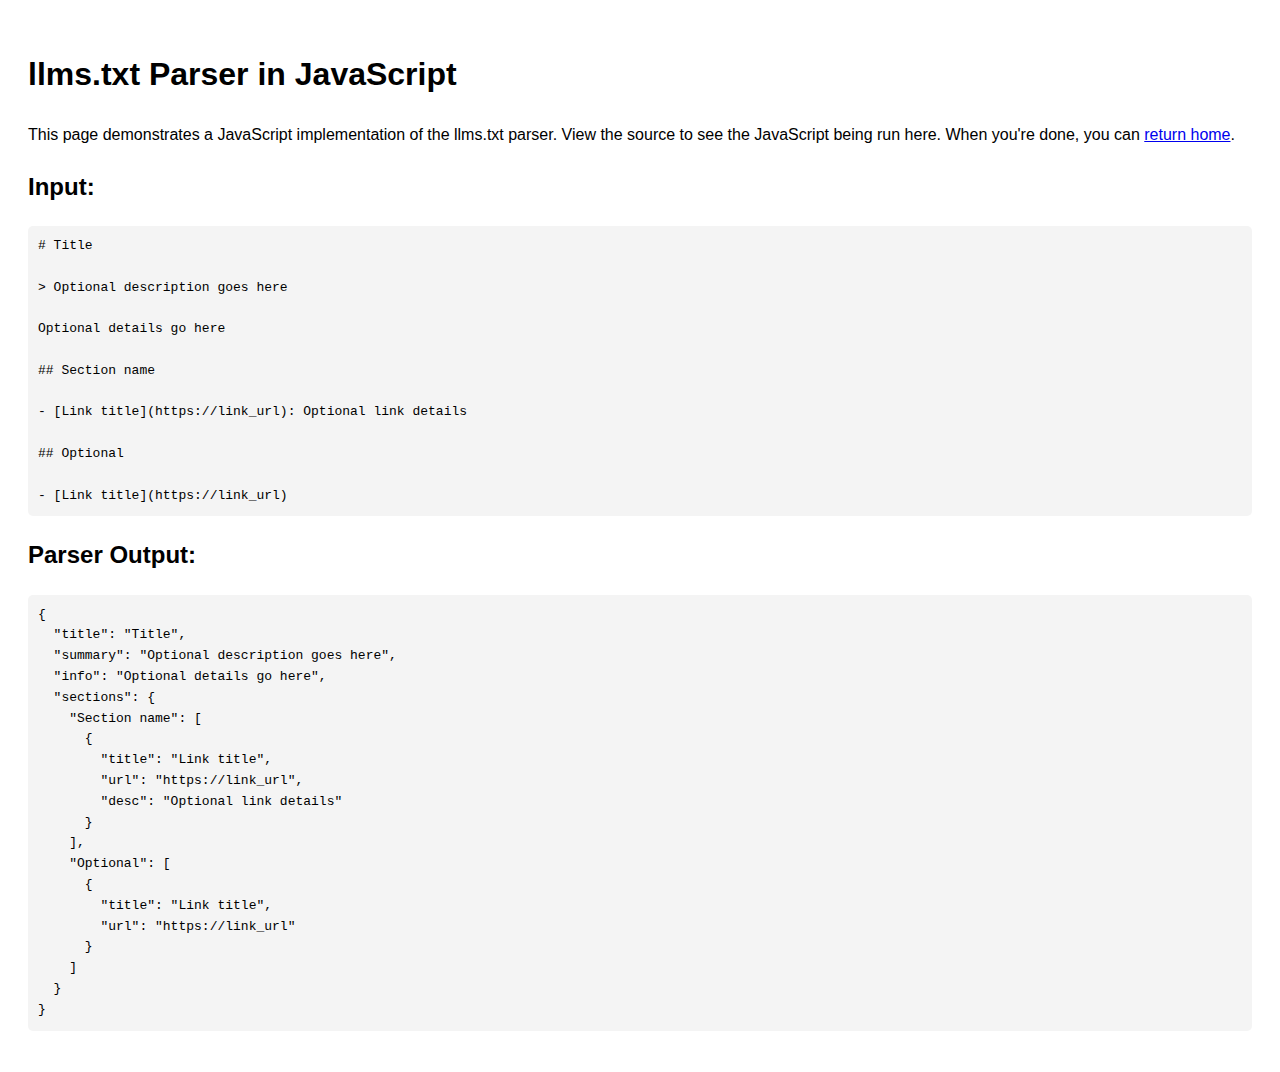
<file: llmstxt-js.html>
<!DOCTYPE html>
<html lang="en">
<head>
    <meta charset="UTF-8">
    <meta name="viewport" content="width=device-width, initial-scale=1.0">
    <title>llms.txt Parser in JavaScript</title>
    <style>
        body { font-family: Arial, sans-serif; line-height: 1.6; padding: 20px; }
        pre { background-color: #f4f4f4; padding: 10px; border-radius: 5px; overflow-x: auto; }
        h2 { margin-top: 20px; }
    </style>
</head>
<body>
    <h1>llms.txt Parser in JavaScript</h1>
    <p>This page demonstrates a JavaScript implementation of the llms.txt parser. View the source to see the JavaScript being run here. When you're done, you can <a href="/">return home</a>.</p>

    <h2>Input:</h2>
    <pre id="input"></pre>

    <h2>Parser Output:</h2>
    <pre id="output"></pre>

    <script>
        function parseLLMsTxt(txt) {
            function parseLinks(links) {
                const linkPat = /-\s*\[(?<title>[^\]]+)\]\((?<url>[^\)]+)\)(?::\s*(?<desc>.*?))?$/gm;
                return Array.from(links.matchAll(linkPat)).map(match => match.groups);
            }

            const [start, ...rest] = txt.split(/^##\s*(.*?)$/m);
            const sections = Object.fromEntries(
                Array.from({ length: Math.floor(rest.length / 2) }, (_, i) => [
                    rest[i * 2],
                    parseLinks(rest[i * 2 + 1])
                ])
            );

            const pat = /^#\s*(?<title>.+?$)\n+(?:^>\s*(?<summary>.+?$))?\n+(?<info>.*)/ms;
            const match = start.trim().match(pat);
            const result = { ...match.groups, sections };

            return result;
        }

        // Test input
        const testInput = `# Title

> Optional description goes here

Optional details go here

## Section name

- [Link title](https://link_url): Optional link details

## Optional

- [Link title](https://link_url)`;

        // Display input
        document.getElementById('input').textContent = testInput;

        // Parse and display output
        const result = parseLLMsTxt(testInput);
        document.getElementById('output').textContent = JSON.stringify(result, null, 2);
    </script>
</body>
</html>
</file>
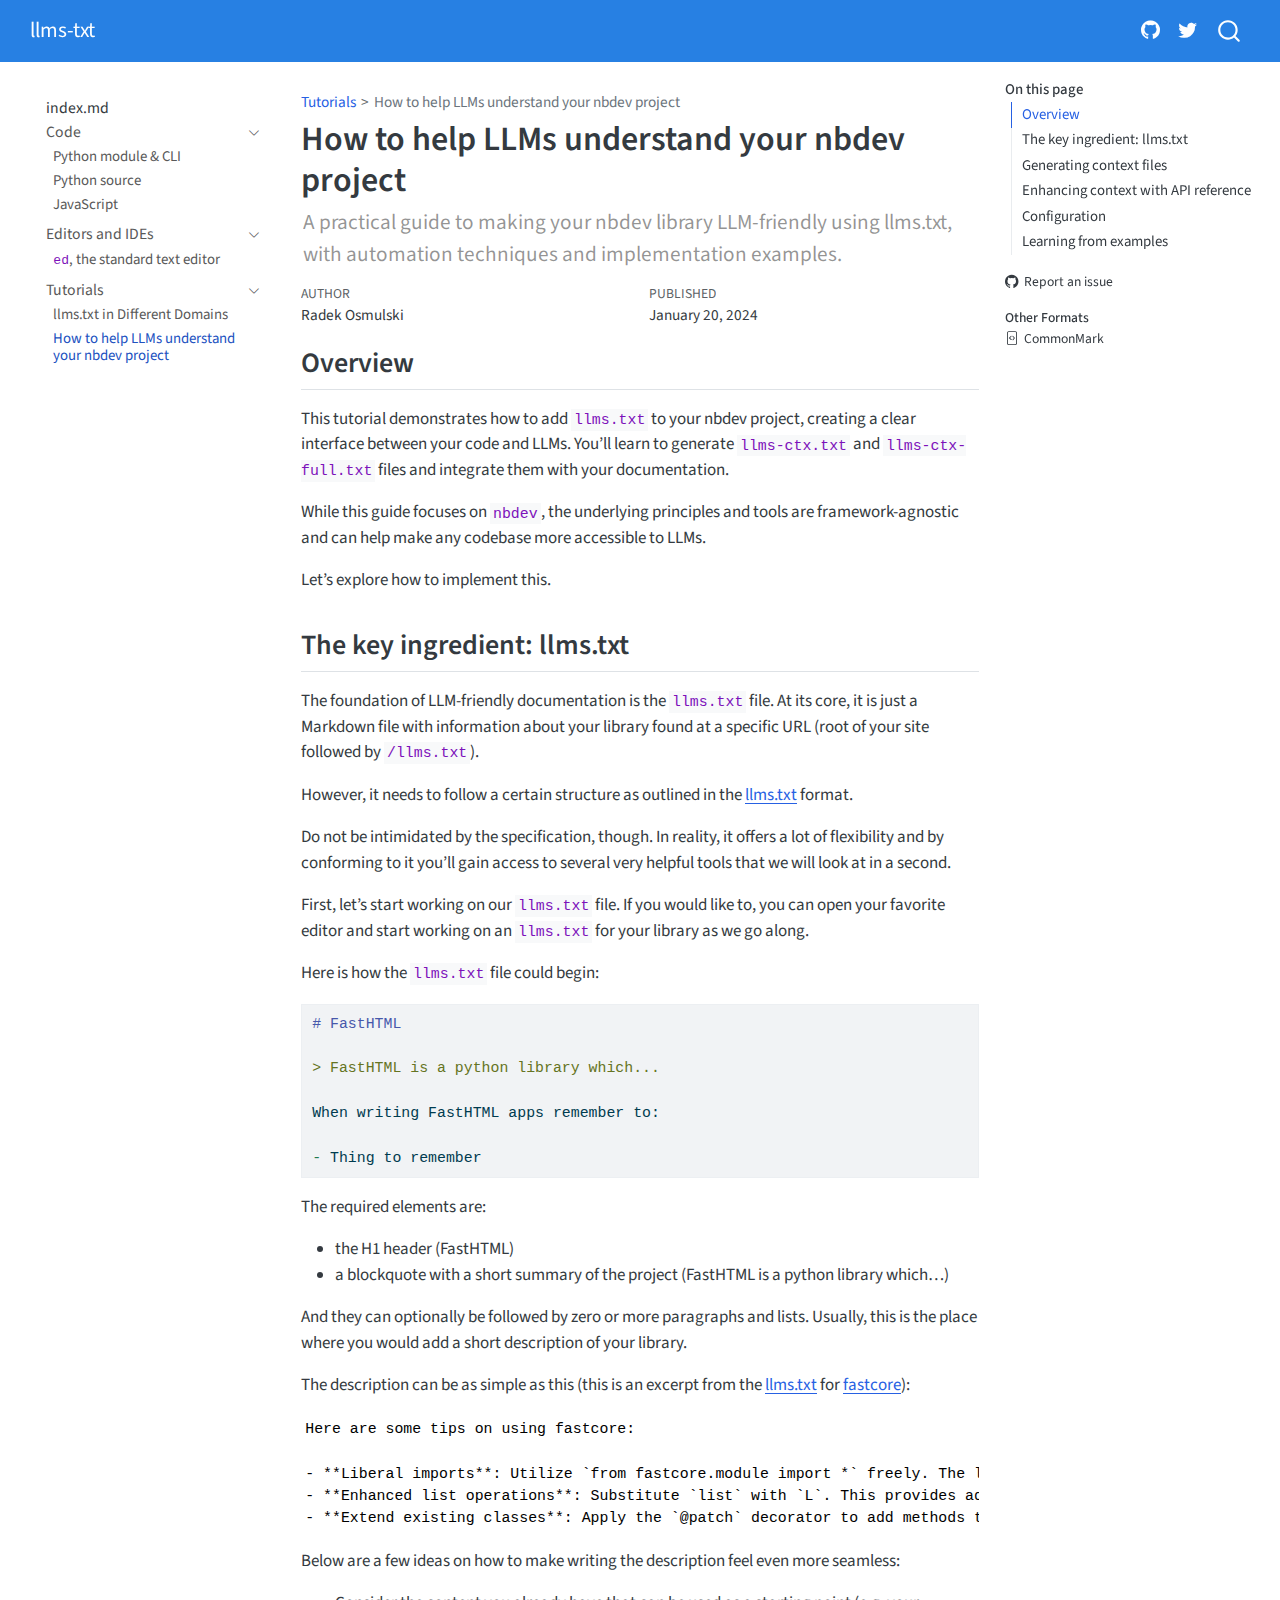
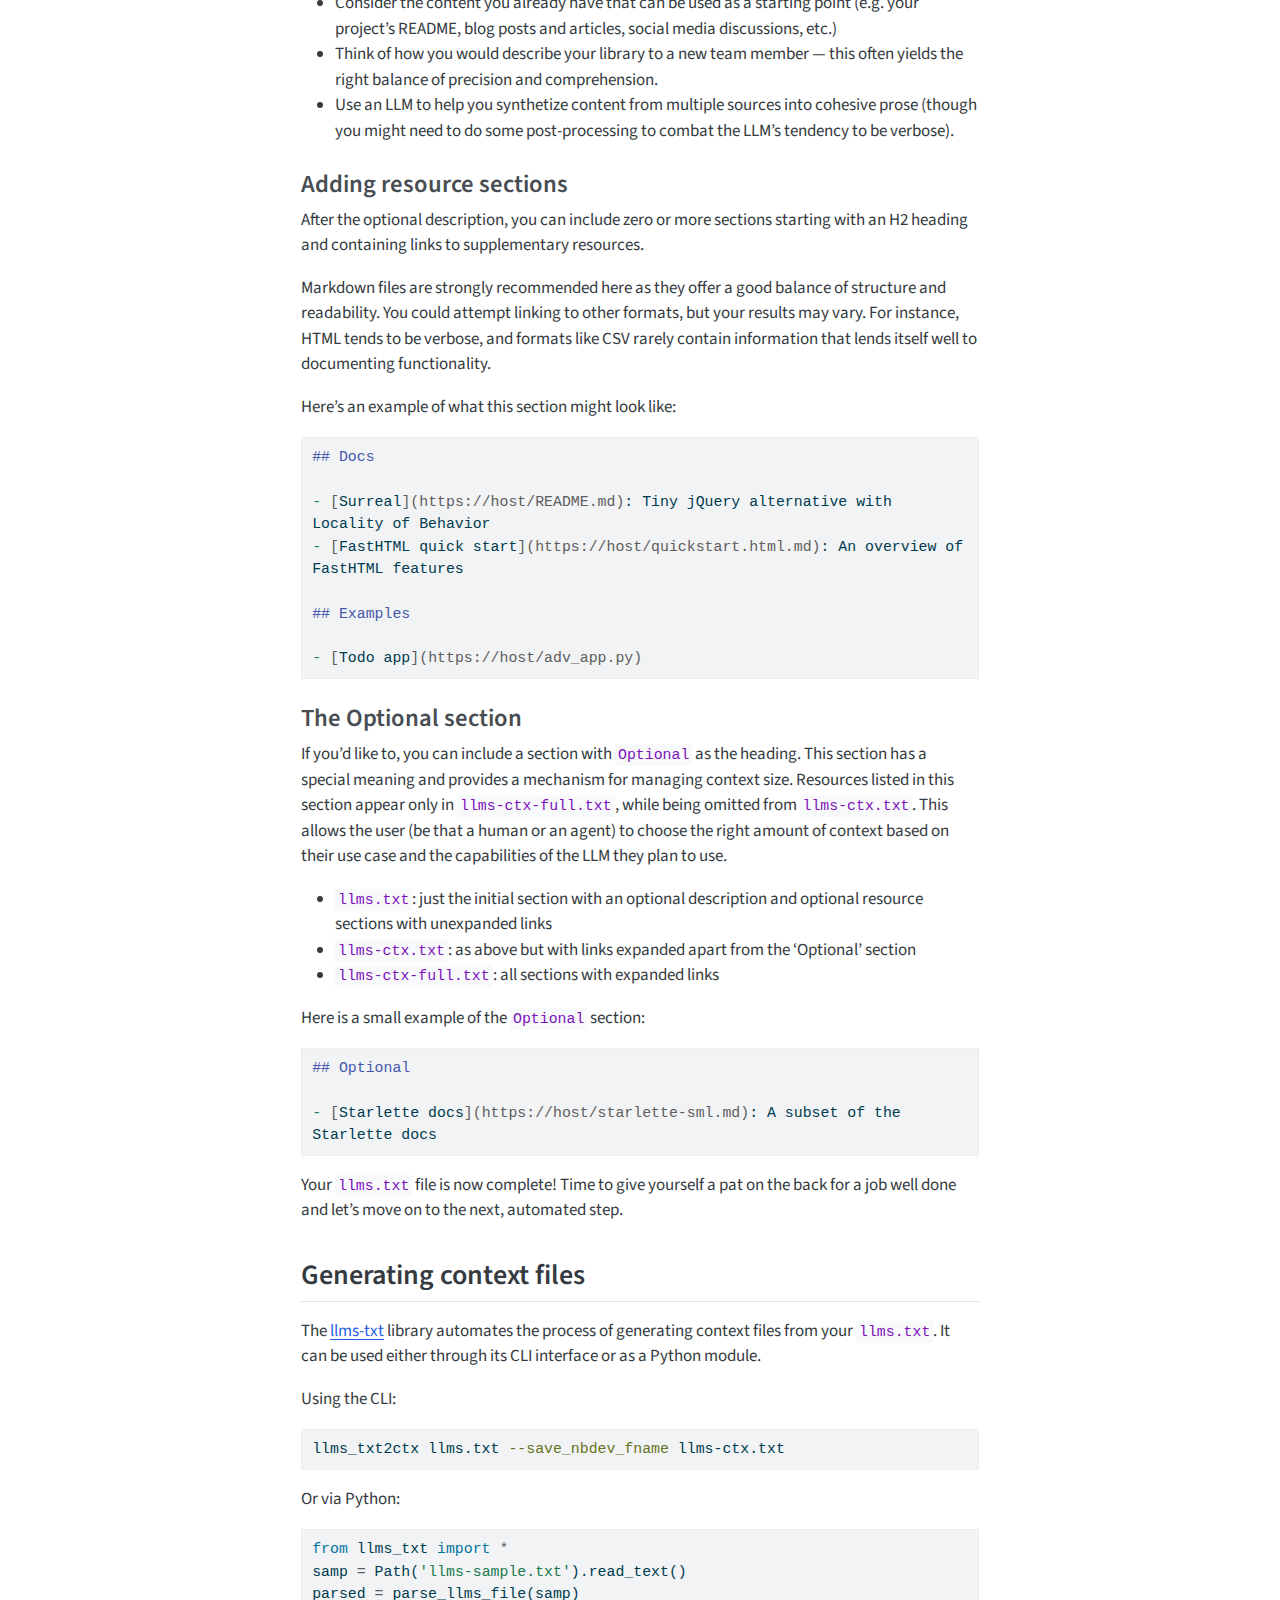
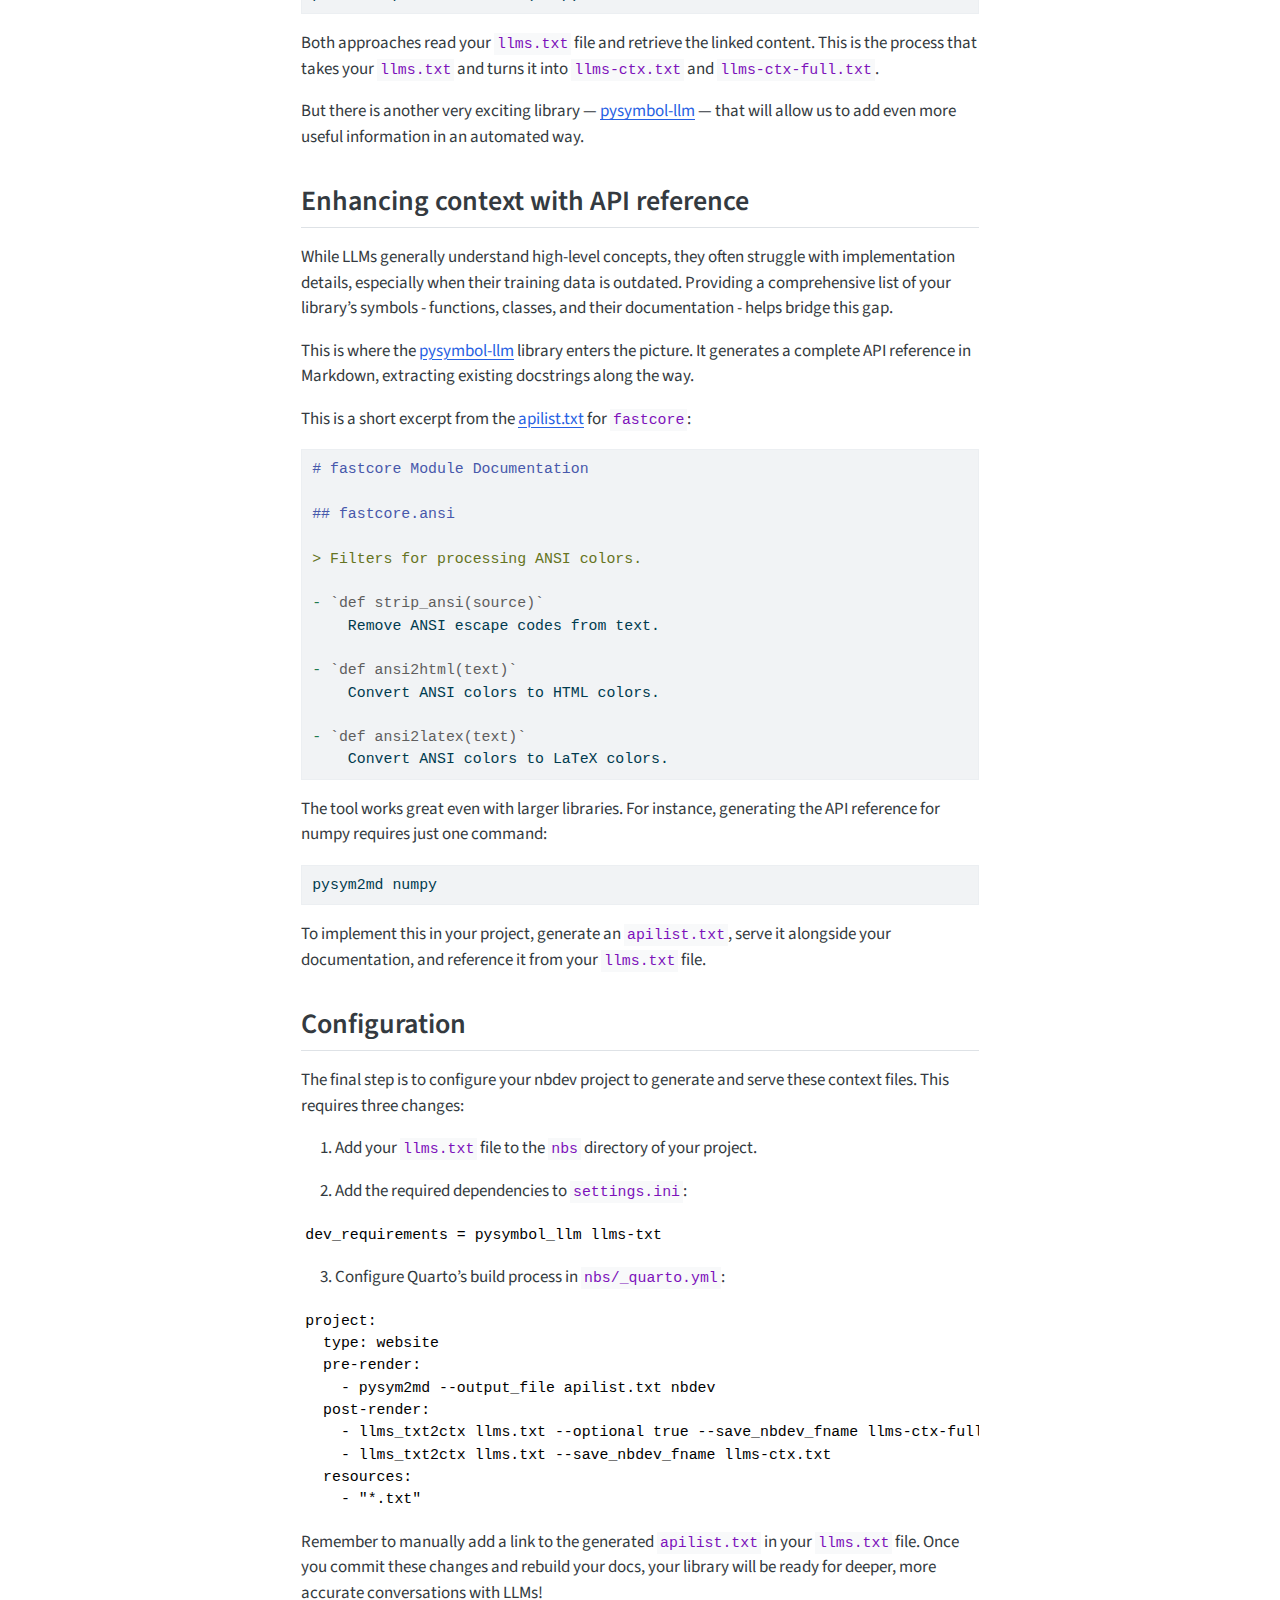
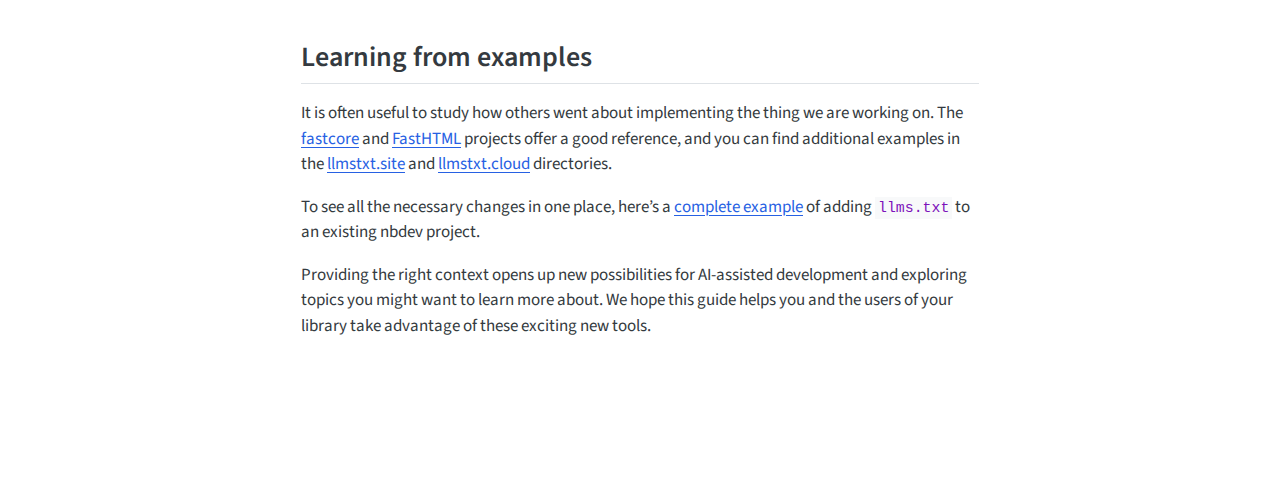
<file: nbdev.html>
<!DOCTYPE html>
<html xmlns="http://www.w3.org/1999/xhtml" lang="en" xml:lang="en"><head>

<meta charset="utf-8">
<meta name="generator" content="quarto-1.6.42">

<meta name="viewport" content="width=device-width, initial-scale=1.0, user-scalable=yes">

<meta name="author" content="Radek Osmulski">
<meta name="dcterms.date" content="2024-01-20">
<meta name="description" content="A practical guide to making your nbdev library LLM-friendly using llms.txt, with automation techniques and implementation examples.">

<title>How to help LLMs understand your nbdev project – llms-txt</title>
<style>
code{white-space: pre-wrap;}
span.smallcaps{font-variant: small-caps;}
div.columns{display: flex; gap: min(4vw, 1.5em);}
div.column{flex: auto; overflow-x: auto;}
div.hanging-indent{margin-left: 1.5em; text-indent: -1.5em;}
ul.task-list{list-style: none;}
ul.task-list li input[type="checkbox"] {
  width: 0.8em;
  margin: 0 0.8em 0.2em -1em; /* quarto-specific, see https://github.com/quarto-dev/quarto-cli/issues/4556 */ 
  vertical-align: middle;
}
/* CSS for syntax highlighting */
pre > code.sourceCode { white-space: pre; position: relative; }
pre > code.sourceCode > span { line-height: 1.25; }
pre > code.sourceCode > span:empty { height: 1.2em; }
.sourceCode { overflow: visible; }
code.sourceCode > span { color: inherit; text-decoration: inherit; }
div.sourceCode { margin: 1em 0; }
pre.sourceCode { margin: 0; }
@media screen {
div.sourceCode { overflow: auto; }
}
@media print {
pre > code.sourceCode { white-space: pre-wrap; }
pre > code.sourceCode > span { display: inline-block; text-indent: -5em; padding-left: 5em; }
}
pre.numberSource code
  { counter-reset: source-line 0; }
pre.numberSource code > span
  { position: relative; left: -4em; counter-increment: source-line; }
pre.numberSource code > span > a:first-child::before
  { content: counter(source-line);
    position: relative; left: -1em; text-align: right; vertical-align: baseline;
    border: none; display: inline-block;
    -webkit-touch-callout: none; -webkit-user-select: none;
    -khtml-user-select: none; -moz-user-select: none;
    -ms-user-select: none; user-select: none;
    padding: 0 4px; width: 4em;
  }
pre.numberSource { margin-left: 3em;  padding-left: 4px; }
div.sourceCode
  {   }
@media screen {
pre > code.sourceCode > span > a:first-child::before { text-decoration: underline; }
}
</style>


<script src="site_libs/quarto-nav/quarto-nav.js"></script>
<script src="site_libs/quarto-nav/headroom.min.js"></script>
<script src="site_libs/clipboard/clipboard.min.js"></script>
<script src="site_libs/quarto-search/autocomplete.umd.js"></script>
<script src="site_libs/quarto-search/fuse.min.js"></script>
<script src="site_libs/quarto-search/quarto-search.js"></script>
<meta name="quarto:offset" content="./">
<link href="./favicon.ico" rel="icon">
<script src="site_libs/quarto-html/quarto.js"></script>
<script src="site_libs/quarto-html/popper.min.js"></script>
<script src="site_libs/quarto-html/tippy.umd.min.js"></script>
<script src="site_libs/quarto-html/anchor.min.js"></script>
<link href="site_libs/quarto-html/tippy.css" rel="stylesheet">
<link href="site_libs/quarto-html/quarto-syntax-highlighting-2f5df379a58b258e96c21c0638c20c03.css" rel="stylesheet" id="quarto-text-highlighting-styles">
<script src="site_libs/bootstrap/bootstrap.min.js"></script>
<link href="site_libs/bootstrap/bootstrap-icons.css" rel="stylesheet">
<link href="site_libs/bootstrap/bootstrap-aa62e3823480f8985dca914c38e512c0.min.css" rel="stylesheet" append-hash="true" id="quarto-bootstrap" data-mode="light">
<script id="quarto-search-options" type="application/json">{
  "location": "navbar",
  "copy-button": false,
  "collapse-after": 3,
  "panel-placement": "end",
  "type": "overlay",
  "limit": 50,
  "keyboard-shortcut": [
    "f",
    "/",
    "s"
  ],
  "show-item-context": false,
  "language": {
    "search-no-results-text": "No results",
    "search-matching-documents-text": "matching documents",
    "search-copy-link-title": "Copy link to search",
    "search-hide-matches-text": "Hide additional matches",
    "search-more-match-text": "more match in this document",
    "search-more-matches-text": "more matches in this document",
    "search-clear-button-title": "Clear",
    "search-text-placeholder": "",
    "search-detached-cancel-button-title": "Cancel",
    "search-submit-button-title": "Submit",
    "search-label": "Search"
  }
}</script>


<link rel="stylesheet" href="styles.css">
<meta property="og:title" content="How to help LLMs understand your nbdev project – llms-txt">
<meta property="og:description" content="A practical guide to making your nbdev library LLM-friendly using llms.txt, with automation techniques and implementation examples.">
<meta property="og:site_name" content="llms-txt">
<meta name="twitter:title" content="How to help LLMs understand your nbdev project – llms-txt">
<meta name="twitter:description" content="A practical guide to making your nbdev library LLM-friendly using llms.txt, with automation techniques and implementation examples.">
<meta name="twitter:image" content="https://llmstxt.org/sample.png">
<meta name="twitter:creator" content="@jeremyphoward">
<meta name="twitter:site" content="@answerdotai">
<meta name="twitter:card" content="summary_large_image">
</head>

<body class="nav-sidebar floating nav-fixed">

<div id="quarto-search-results"></div>
  <header id="quarto-header" class="headroom fixed-top">
    <nav class="navbar navbar-expand-lg " data-bs-theme="dark">
      <div class="navbar-container container-fluid">
      <div class="navbar-brand-container mx-auto">
    <a class="navbar-brand" href="./index.html">
    <span class="navbar-title">llms-txt</span>
    </a>
  </div>
            <div id="quarto-search" class="" title="Search"></div>
          <button class="navbar-toggler" type="button" data-bs-toggle="collapse" data-bs-target="#navbarCollapse" aria-controls="navbarCollapse" role="menu" aria-expanded="false" aria-label="Toggle navigation" onclick="if (window.quartoToggleHeadroom) { window.quartoToggleHeadroom(); }">
  <span class="navbar-toggler-icon"></span>
</button>
          <div class="collapse navbar-collapse" id="navbarCollapse">
            <ul class="navbar-nav navbar-nav-scroll ms-auto">
  <li class="nav-item compact">
    <a class="nav-link" href="https://github.com/answerdotai/llms-txt"> <i class="bi bi-github" role="img">
</i> 
<span class="menu-text"></span></a>
  </li>  
  <li class="nav-item compact">
    <a class="nav-link" href="https://x.com/answerdotai"> <i class="bi bi-twitter" role="img" aria-label="Fast.ai Twitter">
</i> 
<span class="menu-text"></span></a>
  </li>  
</ul>
          </div> <!-- /navcollapse -->
            <div class="quarto-navbar-tools">
</div>
      </div> <!-- /container-fluid -->
    </nav>
  <nav class="quarto-secondary-nav">
    <div class="container-fluid d-flex">
      <button type="button" class="quarto-btn-toggle btn" data-bs-toggle="collapse" role="button" data-bs-target=".quarto-sidebar-collapse-item" aria-controls="quarto-sidebar" aria-expanded="false" aria-label="Toggle sidebar navigation" onclick="if (window.quartoToggleHeadroom) { window.quartoToggleHeadroom(); }">
        <i class="bi bi-layout-text-sidebar-reverse"></i>
      </button>
        <nav class="quarto-page-breadcrumbs" aria-label="breadcrumb"><ol class="breadcrumb"><li class="breadcrumb-item"><a href="./domains.html">Tutorials</a></li><li class="breadcrumb-item"><a href="./nbdev.html">How to help LLMs understand your nbdev project</a></li></ol></nav>
        <a class="flex-grow-1" role="navigation" data-bs-toggle="collapse" data-bs-target=".quarto-sidebar-collapse-item" aria-controls="quarto-sidebar" aria-expanded="false" aria-label="Toggle sidebar navigation" onclick="if (window.quartoToggleHeadroom) { window.quartoToggleHeadroom(); }">      
        </a>
    </div>
  </nav>
</header>
<!-- content -->
<div id="quarto-content" class="quarto-container page-columns page-rows-contents page-layout-article page-navbar">
<!-- sidebar -->
  <nav id="quarto-sidebar" class="sidebar collapse collapse-horizontal quarto-sidebar-collapse-item sidebar-navigation floating overflow-auto">
    <div class="sidebar-menu-container"> 
    <ul class="list-unstyled mt-1">
        <li class="sidebar-item">
 <span class="menu-text">index.md</span>
  </li>
        <li class="sidebar-item sidebar-item-section">
      <div class="sidebar-item-container"> 
            <a class="sidebar-item-text sidebar-link text-start" data-bs-toggle="collapse" data-bs-target="#quarto-sidebar-section-1" role="navigation" aria-expanded="true">
 <span class="menu-text">Code</span></a>
          <a class="sidebar-item-toggle text-start" data-bs-toggle="collapse" data-bs-target="#quarto-sidebar-section-1" role="navigation" aria-expanded="true" aria-label="Toggle section">
            <i class="bi bi-chevron-right ms-2"></i>
          </a> 
      </div>
      <ul id="quarto-sidebar-section-1" class="collapse list-unstyled sidebar-section depth1 show">  
          <li class="sidebar-item">
  <div class="sidebar-item-container"> 
  <a href="./intro.html" class="sidebar-item-text sidebar-link">
 <span class="menu-text">Python module &amp; CLI</span></a>
  </div>
</li>
          <li class="sidebar-item">
  <div class="sidebar-item-container"> 
  <a href="./core.html" class="sidebar-item-text sidebar-link">
 <span class="menu-text">Python source</span></a>
  </div>
</li>
          <li class="sidebar-item">
  <div class="sidebar-item-container"> 
  <a href="./llmstxt-js.html" class="sidebar-item-text sidebar-link">
 <span class="menu-text">JavaScript</span></a>
  </div>
</li>
      </ul>
  </li>
        <li class="sidebar-item sidebar-item-section">
      <div class="sidebar-item-container"> 
            <a class="sidebar-item-text sidebar-link text-start" data-bs-toggle="collapse" data-bs-target="#quarto-sidebar-section-2" role="navigation" aria-expanded="true">
 <span class="menu-text">Editors and IDEs</span></a>
          <a class="sidebar-item-toggle text-start" data-bs-toggle="collapse" data-bs-target="#quarto-sidebar-section-2" role="navigation" aria-expanded="true" aria-label="Toggle section">
            <i class="bi bi-chevron-right ms-2"></i>
          </a> 
      </div>
      <ul id="quarto-sidebar-section-2" class="collapse list-unstyled sidebar-section depth1 show">  
          <li class="sidebar-item">
  <div class="sidebar-item-container"> 
  <a href="./ed.html" class="sidebar-item-text sidebar-link">
 <span class="menu-text"><code>ed</code>, the standard text editor</span></a>
  </div>
</li>
      </ul>
  </li>
        <li class="sidebar-item sidebar-item-section">
      <div class="sidebar-item-container"> 
            <a class="sidebar-item-text sidebar-link text-start" data-bs-toggle="collapse" data-bs-target="#quarto-sidebar-section-3" role="navigation" aria-expanded="true">
 <span class="menu-text">Tutorials</span></a>
          <a class="sidebar-item-toggle text-start" data-bs-toggle="collapse" data-bs-target="#quarto-sidebar-section-3" role="navigation" aria-expanded="true" aria-label="Toggle section">
            <i class="bi bi-chevron-right ms-2"></i>
          </a> 
      </div>
      <ul id="quarto-sidebar-section-3" class="collapse list-unstyled sidebar-section depth1 show">  
          <li class="sidebar-item">
  <div class="sidebar-item-container"> 
  <a href="./domains.html" class="sidebar-item-text sidebar-link">
 <span class="menu-text">llms.txt in Different Domains</span></a>
  </div>
</li>
          <li class="sidebar-item">
  <div class="sidebar-item-container"> 
  <a href="./nbdev.html" class="sidebar-item-text sidebar-link active">
 <span class="menu-text">How to help LLMs understand your nbdev project</span></a>
  </div>
</li>
      </ul>
  </li>
    </ul>
    </div>
</nav>
<div id="quarto-sidebar-glass" class="quarto-sidebar-collapse-item" data-bs-toggle="collapse" data-bs-target=".quarto-sidebar-collapse-item"></div>
<!-- margin-sidebar -->
    <div id="quarto-margin-sidebar" class="sidebar margin-sidebar">
        <nav id="TOC" role="doc-toc" class="toc-active">
    <h2 id="toc-title">On this page</h2>
   
  <ul>
  <li><a href="#overview" id="toc-overview" class="nav-link active" data-scroll-target="#overview">Overview</a></li>
  <li><a href="#the-key-ingredient-llms.txt" id="toc-the-key-ingredient-llms.txt" class="nav-link" data-scroll-target="#the-key-ingredient-llms.txt">The key ingredient: llms.txt</a>
  <ul class="collapse">
  <li><a href="#adding-resource-sections" id="toc-adding-resource-sections" class="nav-link" data-scroll-target="#adding-resource-sections">Adding resource sections</a></li>
  <li><a href="#the-optional-section" id="toc-the-optional-section" class="nav-link" data-scroll-target="#the-optional-section">The Optional section</a></li>
  </ul></li>
  <li><a href="#generating-context-files" id="toc-generating-context-files" class="nav-link" data-scroll-target="#generating-context-files">Generating context files</a></li>
  <li><a href="#enhancing-context-with-api-reference" id="toc-enhancing-context-with-api-reference" class="nav-link" data-scroll-target="#enhancing-context-with-api-reference">Enhancing context with API reference</a></li>
  <li><a href="#configuration" id="toc-configuration" class="nav-link" data-scroll-target="#configuration">Configuration</a></li>
  <li><a href="#learning-from-examples" id="toc-learning-from-examples" class="nav-link" data-scroll-target="#learning-from-examples">Learning from examples</a></li>
  </ul>
<div class="toc-actions"><ul><li><a href="https://github.com/AnswerDotAI/llms-txt/issues/new" class="toc-action"><i class="bi bi-github"></i>Report an issue</a></li></ul></div><div class="quarto-alternate-formats"><h2>Other Formats</h2><ul><li><a href="nbdev.md"><i class="bi bi-file-code"></i>CommonMark</a></li></ul></div></nav>
    </div>
<!-- main -->
<main class="content" id="quarto-document-content">

<header id="title-block-header" class="quarto-title-block default"><nav class="quarto-page-breadcrumbs quarto-title-breadcrumbs d-none d-lg-block" aria-label="breadcrumb"><ol class="breadcrumb"><li class="breadcrumb-item"><a href="./domains.html">Tutorials</a></li><li class="breadcrumb-item"><a href="./nbdev.html">How to help LLMs understand your nbdev project</a></li></ol></nav>
<div class="quarto-title">
<h1 class="title">How to help LLMs understand your nbdev project</h1>
</div>

<div>
  <div class="description">
    A practical guide to making your nbdev library LLM-friendly using llms.txt, with automation techniques and implementation examples.
  </div>
</div>


<div class="quarto-title-meta">

    <div>
    <div class="quarto-title-meta-heading">Author</div>
    <div class="quarto-title-meta-contents">
             <p>Radek Osmulski </p>
          </div>
  </div>
    
    <div>
    <div class="quarto-title-meta-heading">Published</div>
    <div class="quarto-title-meta-contents">
      <p class="date">January 20, 2024</p>
    </div>
  </div>
  
    
  </div>
  


</header>


<section id="overview" class="level2">
<h2 class="anchored" data-anchor-id="overview">Overview</h2>
<p>This tutorial demonstrates how to add <code>llms.txt</code> to your nbdev project, creating a clear interface between your code and LLMs. You’ll learn to generate <code>llms-ctx.txt</code> and <code>llms-ctx-full.txt</code> files and integrate them with your documentation.</p>
<p>While this guide focuses on <code>nbdev</code>, the underlying principles and tools are framework-agnostic and can help make any codebase more accessible to LLMs.</p>
<p>Let’s explore how to implement this.</p>
</section>
<section id="the-key-ingredient-llms.txt" class="level2">
<h2 class="anchored" data-anchor-id="the-key-ingredient-llms.txt">The key ingredient: llms.txt</h2>
<p>The foundation of LLM-friendly documentation is the <code>llms.txt</code> file. At its core, it is just a Markdown file with information about your library found at a specific URL (root of your site followed by <code>/llms.txt</code>).</p>
<p>However, it needs to follow a certain structure as outlined in the <a href="https://llmstxt.org/#format">llms.txt</a> format.</p>
<p>Do not be intimidated by the specification, though. In reality, it offers a lot of flexibility and by conforming to it you’ll gain access to several very helpful tools that we will look at in a second.</p>
<p>First, let’s start working on our <code>llms.txt</code> file. If you would like to, you can open your favorite editor and start working on an <code>llms.txt</code> for your library as we go along.</p>
<p>Here is how the <code>llms.txt</code> file could begin:</p>
<div class="sourceCode" id="cb1"><pre class="sourceCode markdown code-with-copy"><code class="sourceCode markdown"><span id="cb1-1"><a href="#cb1-1" aria-hidden="true" tabindex="-1"></a><span class="fu"># FastHTML</span></span>
<span id="cb1-2"><a href="#cb1-2" aria-hidden="true" tabindex="-1"></a></span>
<span id="cb1-3"><a href="#cb1-3" aria-hidden="true" tabindex="-1"></a><span class="at">&gt; FastHTML is a python library which...</span></span>
<span id="cb1-4"><a href="#cb1-4" aria-hidden="true" tabindex="-1"></a></span>
<span id="cb1-5"><a href="#cb1-5" aria-hidden="true" tabindex="-1"></a>When writing FastHTML apps remember to:</span>
<span id="cb1-6"><a href="#cb1-6" aria-hidden="true" tabindex="-1"></a></span>
<span id="cb1-7"><a href="#cb1-7" aria-hidden="true" tabindex="-1"></a><span class="ss">- </span>Thing to remember</span></code><button title="Copy to Clipboard" class="code-copy-button"><i class="bi"></i></button></pre></div>
<p>The required elements are:</p>
<ul>
<li>the H1 header (FastHTML)</li>
<li>a blockquote with a short summary of the project (FastHTML is a python library which…)</li>
</ul>
<p>And they can optionally be followed by zero or more paragraphs and lists. Usually, this is the place where you would add a short description of your library.</p>
<p>The description can be as simple as this (this is an excerpt from the <a href="https://fastcore.fast.ai/llms.txt">llms.txt</a> for <a href="https://fastcore.fast.ai/">fastcore</a>):</p>
<pre><code>Here are some tips on using fastcore:

- **Liberal imports**: Utilize `from fastcore.module import *` freely. The library is designed for safe wildcard imports.
- **Enhanced list operations**: Substitute `list` with `L`. This provides advanced indexing, method chaining, and additional functionality while maintaining list-like behavior.
- **Extend existing classes**: Apply the `@patch` decorator to add methods to classes, including built-ins, without subclassing. This enables more flexible code organization.</code></pre>
<p>Below are a few ideas on how to make writing the description feel even more seamless:</p>
<ul>
<li>Consider the content you already have that can be used as a starting point (e.g.&nbsp;your project’s README, blog posts and articles, social media discussions, etc.)</li>
<li>Think of how you would describe your library to a new team member — this often yields the right balance of precision and comprehension.</li>
<li>Use an LLM to help you synthetize content from multiple sources into cohesive prose (though you might need to do some post-processing to combat the LLM’s tendency to be verbose).</li>
</ul>
<section id="adding-resource-sections" class="level3">
<h3 class="anchored" data-anchor-id="adding-resource-sections">Adding resource sections</h3>
<p>After the optional description, you can include zero or more sections starting with an H2 heading and containing links to supplementary resources.</p>
<p>Markdown files are strongly recommended here as they offer a good balance of structure and readability. You could attempt linking to other formats, but your results may vary. For instance, HTML tends to be verbose, and formats like CSV rarely contain information that lends itself well to documenting functionality.</p>
<p>Here’s an example of what this section might look like:</p>
<div class="sourceCode" id="cb3"><pre class="sourceCode markdown code-with-copy"><code class="sourceCode markdown"><span id="cb3-1"><a href="#cb3-1" aria-hidden="true" tabindex="-1"></a><span class="fu">## Docs</span></span>
<span id="cb3-2"><a href="#cb3-2" aria-hidden="true" tabindex="-1"></a></span>
<span id="cb3-3"><a href="#cb3-3" aria-hidden="true" tabindex="-1"></a><span class="ss">- </span><span class="co">[</span><span class="ot">Surreal</span><span class="co">](https://host/README.md)</span>: Tiny jQuery alternative with Locality of Behavior</span>
<span id="cb3-4"><a href="#cb3-4" aria-hidden="true" tabindex="-1"></a><span class="ss">- </span><span class="co">[</span><span class="ot">FastHTML quick start</span><span class="co">](https://host/quickstart.html.md)</span>: An overview of FastHTML features</span>
<span id="cb3-5"><a href="#cb3-5" aria-hidden="true" tabindex="-1"></a></span>
<span id="cb3-6"><a href="#cb3-6" aria-hidden="true" tabindex="-1"></a><span class="fu">## Examples</span></span>
<span id="cb3-7"><a href="#cb3-7" aria-hidden="true" tabindex="-1"></a></span>
<span id="cb3-8"><a href="#cb3-8" aria-hidden="true" tabindex="-1"></a><span class="ss">- </span><span class="co">[</span><span class="ot">Todo app</span><span class="co">](https://host/adv_app.py)</span></span></code><button title="Copy to Clipboard" class="code-copy-button"><i class="bi"></i></button></pre></div>
</section>
<section id="the-optional-section" class="level3">
<h3 class="anchored" data-anchor-id="the-optional-section">The Optional section</h3>
<p>If you’d like to, you can include a section with <code>Optional</code> as the heading. This section has a special meaning and provides a mechanism for managing context size. Resources listed in this section appear only in <code>llms-ctx-full.txt</code>, while being omitted from <code>llms-ctx.txt</code>. This allows the user (be that a human or an agent) to choose the right amount of context based on their use case and the capabilities of the LLM they plan to use.</p>
<ul>
<li><code>llms.txt</code>: just the initial section with an optional description and optional resource sections with unexpanded links</li>
<li><code>llms-ctx.txt</code>: as above but with links expanded apart from the ‘Optional’ section</li>
<li><code>llms-ctx-full.txt</code>: all sections with expanded links</li>
</ul>
<p>Here is a small example of the <code>Optional</code> section:</p>
<div class="sourceCode" id="cb4"><pre class="sourceCode markdown code-with-copy"><code class="sourceCode markdown"><span id="cb4-1"><a href="#cb4-1" aria-hidden="true" tabindex="-1"></a><span class="fu">## Optional</span></span>
<span id="cb4-2"><a href="#cb4-2" aria-hidden="true" tabindex="-1"></a></span>
<span id="cb4-3"><a href="#cb4-3" aria-hidden="true" tabindex="-1"></a><span class="ss">- </span><span class="co">[</span><span class="ot">Starlette docs</span><span class="co">](https://host/starlette-sml.md)</span>: A subset of the Starlette docs</span></code><button title="Copy to Clipboard" class="code-copy-button"><i class="bi"></i></button></pre></div>
<p>Your <code>llms.txt</code> file is now complete! Time to give yourself a pat on the back for a job well done and let’s move on to the next, automated step.</p>
</section>
</section>
<section id="generating-context-files" class="level2">
<h2 class="anchored" data-anchor-id="generating-context-files">Generating context files</h2>
<p>The <a href="https://llmstxt.org/intro.html">llms-txt</a> library automates the process of generating context files from your <code>llms.txt</code>. It can be used either through its CLI interface or as a Python module.</p>
<p>Using the CLI:</p>
<div class="sourceCode" id="cb5"><pre class="sourceCode bash code-with-copy"><code class="sourceCode bash"><span id="cb5-1"><a href="#cb5-1" aria-hidden="true" tabindex="-1"></a><span class="ex">llms_txt2ctx</span> llms.txt <span class="at">--save_nbdev_fname</span> llms-ctx.txt</span></code><button title="Copy to Clipboard" class="code-copy-button"><i class="bi"></i></button></pre></div>
<p>Or via Python:</p>
<div class="sourceCode" id="cb6"><pre class="sourceCode python code-with-copy"><code class="sourceCode python"><span id="cb6-1"><a href="#cb6-1" aria-hidden="true" tabindex="-1"></a><span class="im">from</span> llms_txt <span class="im">import</span> <span class="op">*</span></span>
<span id="cb6-2"><a href="#cb6-2" aria-hidden="true" tabindex="-1"></a>samp <span class="op">=</span> Path(<span class="st">'llms-sample.txt'</span>).read_text()</span>
<span id="cb6-3"><a href="#cb6-3" aria-hidden="true" tabindex="-1"></a>parsed <span class="op">=</span> parse_llms_file(samp)</span></code><button title="Copy to Clipboard" class="code-copy-button"><i class="bi"></i></button></pre></div>
<p>Both approaches read your <code>llms.txt</code> file and retrieve the linked content. This is the process that takes your <code>llms.txt</code> and turns it into <code>llms-ctx.txt</code> and <code>llms-ctx-full.txt</code>.</p>
<p>But there is another very exciting library — <a href="https://github.com/AnswerDotAI/pysymbol-llm">pysymbol-llm</a> — that will allow us to add even more useful information in an automated way.</p>
</section>
<section id="enhancing-context-with-api-reference" class="level2">
<h2 class="anchored" data-anchor-id="enhancing-context-with-api-reference">Enhancing context with API reference</h2>
<p>While LLMs generally understand high-level concepts, they often struggle with implementation details, especially when their training data is outdated. Providing a comprehensive list of your library’s symbols - functions, classes, and their documentation - helps bridge this gap.</p>
<p>This is where the <a href="https://github.com/AnswerDotAI/pysymbol-llm">pysymbol-llm</a> library enters the picture. It generates a complete API reference in Markdown, extracting existing docstrings along the way.</p>
<p>This is a short excerpt from the <a href="https://fastcore.fast.ai/apilist.txt">apilist.txt</a> for <code>fastcore</code>:</p>
<div class="sourceCode" id="cb7"><pre class="sourceCode markdown code-with-copy"><code class="sourceCode markdown"><span id="cb7-1"><a href="#cb7-1" aria-hidden="true" tabindex="-1"></a><span class="fu"># fastcore Module Documentation</span></span>
<span id="cb7-2"><a href="#cb7-2" aria-hidden="true" tabindex="-1"></a></span>
<span id="cb7-3"><a href="#cb7-3" aria-hidden="true" tabindex="-1"></a><span class="fu">## fastcore.ansi</span></span>
<span id="cb7-4"><a href="#cb7-4" aria-hidden="true" tabindex="-1"></a></span>
<span id="cb7-5"><a href="#cb7-5" aria-hidden="true" tabindex="-1"></a><span class="at">&gt; Filters for processing ANSI colors.</span></span>
<span id="cb7-6"><a href="#cb7-6" aria-hidden="true" tabindex="-1"></a></span>
<span id="cb7-7"><a href="#cb7-7" aria-hidden="true" tabindex="-1"></a><span class="ss">- </span><span class="in">`def strip_ansi(source)`</span></span>
<span id="cb7-8"><a href="#cb7-8" aria-hidden="true" tabindex="-1"></a>    Remove ANSI escape codes from text.</span>
<span id="cb7-9"><a href="#cb7-9" aria-hidden="true" tabindex="-1"></a></span>
<span id="cb7-10"><a href="#cb7-10" aria-hidden="true" tabindex="-1"></a><span class="ss">- </span><span class="in">`def ansi2html(text)`</span></span>
<span id="cb7-11"><a href="#cb7-11" aria-hidden="true" tabindex="-1"></a>    Convert ANSI colors to HTML colors.</span>
<span id="cb7-12"><a href="#cb7-12" aria-hidden="true" tabindex="-1"></a></span>
<span id="cb7-13"><a href="#cb7-13" aria-hidden="true" tabindex="-1"></a><span class="ss">- </span><span class="in">`def ansi2latex(text)`</span></span>
<span id="cb7-14"><a href="#cb7-14" aria-hidden="true" tabindex="-1"></a>    Convert ANSI colors to LaTeX colors.</span></code><button title="Copy to Clipboard" class="code-copy-button"><i class="bi"></i></button></pre></div>
<p>The tool works great even with larger libraries. For instance, generating the API reference for numpy requires just one command:</p>
<div class="sourceCode" id="cb8"><pre class="sourceCode bash code-with-copy"><code class="sourceCode bash"><span id="cb8-1"><a href="#cb8-1" aria-hidden="true" tabindex="-1"></a><span class="ex">pysym2md</span> numpy</span></code><button title="Copy to Clipboard" class="code-copy-button"><i class="bi"></i></button></pre></div>
<p>To implement this in your project, generate an <code>apilist.txt</code>, serve it alongside your documentation, and reference it from your <code>llms.txt</code> file.</p>
</section>
<section id="configuration" class="level2">
<h2 class="anchored" data-anchor-id="configuration">Configuration</h2>
<p>The final step is to configure your nbdev project to generate and serve these context files. This requires three changes:</p>
<ol type="1">
<li><p>Add your <code>llms.txt</code> file to the <code>nbs</code> directory of your project.</p></li>
<li><p>Add the required dependencies to <code>settings.ini</code>:</p></li>
</ol>
<pre><code>dev_requirements = pysymbol_llm llms-txt</code></pre>
<ol start="3" type="1">
<li>Configure Quarto’s build process in <code>nbs/_quarto.yml</code>:</li>
</ol>
<pre><code>project:
  type: website
  pre-render:
    - pysym2md --output_file apilist.txt nbdev
  post-render:
    - llms_txt2ctx llms.txt --optional true --save_nbdev_fname llms-ctx-full.txt
    - llms_txt2ctx llms.txt --save_nbdev_fname llms-ctx.txt
  resources:
    - "*.txt"</code></pre>
<p>Remember to manually add a link to the generated <code>apilist.txt</code> in your <code>llms.txt</code> file. Once you commit these changes and rebuild your docs, your library will be ready for deeper, more accurate conversations with LLMs!</p>
</section>
<section id="learning-from-examples" class="level2">
<h2 class="anchored" data-anchor-id="learning-from-examples">Learning from examples</h2>
<p>It is often useful to study how others went about implementing the thing we are working on. The <a href="https://fastcore.fast.ai/llms.txt">fastcore</a> and <a href="https://docs.fastht.ml/">FastHTML</a> projects offer a good reference, and you can find additional examples in the <a href="https://llmstxt.site/">llmstxt.site</a> and <a href="https://directory.llmstxt.cloud/">llmstxt.cloud</a> directories.</p>
<p>To see all the necessary changes in one place, here’s a <a href="https://github.com/AnswerDotAI/nbdev/pull/1485/files">complete example</a> of adding <code>llms.txt</code> to an existing nbdev project.</p>
<p>Providing the right context opens up new possibilities for AI-assisted development and exploring topics you might want to learn more about. We hope this guide helps you and the users of your library take advantage of these exciting new tools.</p>


</section>

</main> <!-- /main -->
<script id="quarto-html-after-body" type="application/javascript">
window.document.addEventListener("DOMContentLoaded", function (event) {
  const toggleBodyColorMode = (bsSheetEl) => {
    const mode = bsSheetEl.getAttribute("data-mode");
    const bodyEl = window.document.querySelector("body");
    if (mode === "dark") {
      bodyEl.classList.add("quarto-dark");
      bodyEl.classList.remove("quarto-light");
    } else {
      bodyEl.classList.add("quarto-light");
      bodyEl.classList.remove("quarto-dark");
    }
  }
  const toggleBodyColorPrimary = () => {
    const bsSheetEl = window.document.querySelector("link#quarto-bootstrap");
    if (bsSheetEl) {
      toggleBodyColorMode(bsSheetEl);
    }
  }
  toggleBodyColorPrimary();  
  const icon = "";
  const anchorJS = new window.AnchorJS();
  anchorJS.options = {
    placement: 'right',
    icon: icon
  };
  anchorJS.add('.anchored');
  const isCodeAnnotation = (el) => {
    for (const clz of el.classList) {
      if (clz.startsWith('code-annotation-')) {                     
        return true;
      }
    }
    return false;
  }
  const onCopySuccess = function(e) {
    // button target
    const button = e.trigger;
    // don't keep focus
    button.blur();
    // flash "checked"
    button.classList.add('code-copy-button-checked');
    var currentTitle = button.getAttribute("title");
    button.setAttribute("title", "Copied!");
    let tooltip;
    if (window.bootstrap) {
      button.setAttribute("data-bs-toggle", "tooltip");
      button.setAttribute("data-bs-placement", "left");
      button.setAttribute("data-bs-title", "Copied!");
      tooltip = new bootstrap.Tooltip(button, 
        { trigger: "manual", 
          customClass: "code-copy-button-tooltip",
          offset: [0, -8]});
      tooltip.show();    
    }
    setTimeout(function() {
      if (tooltip) {
        tooltip.hide();
        button.removeAttribute("data-bs-title");
        button.removeAttribute("data-bs-toggle");
        button.removeAttribute("data-bs-placement");
      }
      button.setAttribute("title", currentTitle);
      button.classList.remove('code-copy-button-checked');
    }, 1000);
    // clear code selection
    e.clearSelection();
  }
  const getTextToCopy = function(trigger) {
      const codeEl = trigger.previousElementSibling.cloneNode(true);
      for (const childEl of codeEl.children) {
        if (isCodeAnnotation(childEl)) {
          childEl.remove();
        }
      }
      return codeEl.innerText;
  }
  const clipboard = new window.ClipboardJS('.code-copy-button:not([data-in-quarto-modal])', {
    text: getTextToCopy
  });
  clipboard.on('success', onCopySuccess);
  if (window.document.getElementById('quarto-embedded-source-code-modal')) {
    const clipboardModal = new window.ClipboardJS('.code-copy-button[data-in-quarto-modal]', {
      text: getTextToCopy,
      container: window.document.getElementById('quarto-embedded-source-code-modal')
    });
    clipboardModal.on('success', onCopySuccess);
  }
    var localhostRegex = new RegExp(/^(?:http|https):\/\/localhost\:?[0-9]*\//);
    var mailtoRegex = new RegExp(/^mailto:/);
      var filterRegex = new RegExp("https:\/\/llmstxt\.org\/");
    var isInternal = (href) => {
        return filterRegex.test(href) || localhostRegex.test(href) || mailtoRegex.test(href);
    }
    // Inspect non-navigation links and adorn them if external
 	var links = window.document.querySelectorAll('a[href]:not(.nav-link):not(.navbar-brand):not(.toc-action):not(.sidebar-link):not(.sidebar-item-toggle):not(.pagination-link):not(.no-external):not([aria-hidden]):not(.dropdown-item):not(.quarto-navigation-tool):not(.about-link)');
    for (var i=0; i<links.length; i++) {
      const link = links[i];
      if (!isInternal(link.href)) {
        // undo the damage that might have been done by quarto-nav.js in the case of
        // links that we want to consider external
        if (link.dataset.originalHref !== undefined) {
          link.href = link.dataset.originalHref;
        }
      }
    }
  function tippyHover(el, contentFn, onTriggerFn, onUntriggerFn) {
    const config = {
      allowHTML: true,
      maxWidth: 500,
      delay: 100,
      arrow: false,
      appendTo: function(el) {
          return el.parentElement;
      },
      interactive: true,
      interactiveBorder: 10,
      theme: 'quarto',
      placement: 'bottom-start',
    };
    if (contentFn) {
      config.content = contentFn;
    }
    if (onTriggerFn) {
      config.onTrigger = onTriggerFn;
    }
    if (onUntriggerFn) {
      config.onUntrigger = onUntriggerFn;
    }
    window.tippy(el, config); 
  }
  const noterefs = window.document.querySelectorAll('a[role="doc-noteref"]');
  for (var i=0; i<noterefs.length; i++) {
    const ref = noterefs[i];
    tippyHover(ref, function() {
      // use id or data attribute instead here
      let href = ref.getAttribute('data-footnote-href') || ref.getAttribute('href');
      try { href = new URL(href).hash; } catch {}
      const id = href.replace(/^#\/?/, "");
      const note = window.document.getElementById(id);
      if (note) {
        return note.innerHTML;
      } else {
        return "";
      }
    });
  }
  const xrefs = window.document.querySelectorAll('a.quarto-xref');
  const processXRef = (id, note) => {
    // Strip column container classes
    const stripColumnClz = (el) => {
      el.classList.remove("page-full", "page-columns");
      if (el.children) {
        for (const child of el.children) {
          stripColumnClz(child);
        }
      }
    }
    stripColumnClz(note)
    if (id === null || id.startsWith('sec-')) {
      // Special case sections, only their first couple elements
      const container = document.createElement("div");
      if (note.children && note.children.length > 2) {
        container.appendChild(note.children[0].cloneNode(true));
        for (let i = 1; i < note.children.length; i++) {
          const child = note.children[i];
          if (child.tagName === "P" && child.innerText === "") {
            continue;
          } else {
            container.appendChild(child.cloneNode(true));
            break;
          }
        }
        if (window.Quarto?.typesetMath) {
          window.Quarto.typesetMath(container);
        }
        return container.innerHTML
      } else {
        if (window.Quarto?.typesetMath) {
          window.Quarto.typesetMath(note);
        }
        return note.innerHTML;
      }
    } else {
      // Remove any anchor links if they are present
      const anchorLink = note.querySelector('a.anchorjs-link');
      if (anchorLink) {
        anchorLink.remove();
      }
      if (window.Quarto?.typesetMath) {
        window.Quarto.typesetMath(note);
      }
      if (note.classList.contains("callout")) {
        return note.outerHTML;
      } else {
        return note.innerHTML;
      }
    }
  }
  for (var i=0; i<xrefs.length; i++) {
    const xref = xrefs[i];
    tippyHover(xref, undefined, function(instance) {
      instance.disable();
      let url = xref.getAttribute('href');
      let hash = undefined; 
      if (url.startsWith('#')) {
        hash = url;
      } else {
        try { hash = new URL(url).hash; } catch {}
      }
      if (hash) {
        const id = hash.replace(/^#\/?/, "");
        const note = window.document.getElementById(id);
        if (note !== null) {
          try {
            const html = processXRef(id, note.cloneNode(true));
            instance.setContent(html);
          } finally {
            instance.enable();
            instance.show();
          }
        } else {
          // See if we can fetch this
          fetch(url.split('#')[0])
          .then(res => res.text())
          .then(html => {
            const parser = new DOMParser();
            const htmlDoc = parser.parseFromString(html, "text/html");
            const note = htmlDoc.getElementById(id);
            if (note !== null) {
              const html = processXRef(id, note);
              instance.setContent(html);
            } 
          }).finally(() => {
            instance.enable();
            instance.show();
          });
        }
      } else {
        // See if we can fetch a full url (with no hash to target)
        // This is a special case and we should probably do some content thinning / targeting
        fetch(url)
        .then(res => res.text())
        .then(html => {
          const parser = new DOMParser();
          const htmlDoc = parser.parseFromString(html, "text/html");
          const note = htmlDoc.querySelector('main.content');
          if (note !== null) {
            // This should only happen for chapter cross references
            // (since there is no id in the URL)
            // remove the first header
            if (note.children.length > 0 && note.children[0].tagName === "HEADER") {
              note.children[0].remove();
            }
            const html = processXRef(null, note);
            instance.setContent(html);
          } 
        }).finally(() => {
          instance.enable();
          instance.show();
        });
      }
    }, function(instance) {
    });
  }
      let selectedAnnoteEl;
      const selectorForAnnotation = ( cell, annotation) => {
        let cellAttr = 'data-code-cell="' + cell + '"';
        let lineAttr = 'data-code-annotation="' +  annotation + '"';
        const selector = 'span[' + cellAttr + '][' + lineAttr + ']';
        return selector;
      }
      const selectCodeLines = (annoteEl) => {
        const doc = window.document;
        const targetCell = annoteEl.getAttribute("data-target-cell");
        const targetAnnotation = annoteEl.getAttribute("data-target-annotation");
        const annoteSpan = window.document.querySelector(selectorForAnnotation(targetCell, targetAnnotation));
        const lines = annoteSpan.getAttribute("data-code-lines").split(",");
        const lineIds = lines.map((line) => {
          return targetCell + "-" + line;
        })
        let top = null;
        let height = null;
        let parent = null;
        if (lineIds.length > 0) {
            //compute the position of the single el (top and bottom and make a div)
            const el = window.document.getElementById(lineIds[0]);
            top = el.offsetTop;
            height = el.offsetHeight;
            parent = el.parentElement.parentElement;
          if (lineIds.length > 1) {
            const lastEl = window.document.getElementById(lineIds[lineIds.length - 1]);
            const bottom = lastEl.offsetTop + lastEl.offsetHeight;
            height = bottom - top;
          }
          if (top !== null && height !== null && parent !== null) {
            // cook up a div (if necessary) and position it 
            let div = window.document.getElementById("code-annotation-line-highlight");
            if (div === null) {
              div = window.document.createElement("div");
              div.setAttribute("id", "code-annotation-line-highlight");
              div.style.position = 'absolute';
              parent.appendChild(div);
            }
            div.style.top = top - 2 + "px";
            div.style.height = height + 4 + "px";
            div.style.left = 0;
            let gutterDiv = window.document.getElementById("code-annotation-line-highlight-gutter");
            if (gutterDiv === null) {
              gutterDiv = window.document.createElement("div");
              gutterDiv.setAttribute("id", "code-annotation-line-highlight-gutter");
              gutterDiv.style.position = 'absolute';
              const codeCell = window.document.getElementById(targetCell);
              const gutter = codeCell.querySelector('.code-annotation-gutter');
              gutter.appendChild(gutterDiv);
            }
            gutterDiv.style.top = top - 2 + "px";
            gutterDiv.style.height = height + 4 + "px";
          }
          selectedAnnoteEl = annoteEl;
        }
      };
      const unselectCodeLines = () => {
        const elementsIds = ["code-annotation-line-highlight", "code-annotation-line-highlight-gutter"];
        elementsIds.forEach((elId) => {
          const div = window.document.getElementById(elId);
          if (div) {
            div.remove();
          }
        });
        selectedAnnoteEl = undefined;
      };
        // Handle positioning of the toggle
    window.addEventListener(
      "resize",
      throttle(() => {
        elRect = undefined;
        if (selectedAnnoteEl) {
          selectCodeLines(selectedAnnoteEl);
        }
      }, 10)
    );
    function throttle(fn, ms) {
    let throttle = false;
    let timer;
      return (...args) => {
        if(!throttle) { // first call gets through
            fn.apply(this, args);
            throttle = true;
        } else { // all the others get throttled
            if(timer) clearTimeout(timer); // cancel #2
            timer = setTimeout(() => {
              fn.apply(this, args);
              timer = throttle = false;
            }, ms);
        }
      };
    }
      // Attach click handler to the DT
      const annoteDls = window.document.querySelectorAll('dt[data-target-cell]');
      for (const annoteDlNode of annoteDls) {
        annoteDlNode.addEventListener('click', (event) => {
          const clickedEl = event.target;
          if (clickedEl !== selectedAnnoteEl) {
            unselectCodeLines();
            const activeEl = window.document.querySelector('dt[data-target-cell].code-annotation-active');
            if (activeEl) {
              activeEl.classList.remove('code-annotation-active');
            }
            selectCodeLines(clickedEl);
            clickedEl.classList.add('code-annotation-active');
          } else {
            // Unselect the line
            unselectCodeLines();
            clickedEl.classList.remove('code-annotation-active');
          }
        });
      }
  const findCites = (el) => {
    const parentEl = el.parentElement;
    if (parentEl) {
      const cites = parentEl.dataset.cites;
      if (cites) {
        return {
          el,
          cites: cites.split(' ')
        };
      } else {
        return findCites(el.parentElement)
      }
    } else {
      return undefined;
    }
  };
  var bibliorefs = window.document.querySelectorAll('a[role="doc-biblioref"]');
  for (var i=0; i<bibliorefs.length; i++) {
    const ref = bibliorefs[i];
    const citeInfo = findCites(ref);
    if (citeInfo) {
      tippyHover(citeInfo.el, function() {
        var popup = window.document.createElement('div');
        citeInfo.cites.forEach(function(cite) {
          var citeDiv = window.document.createElement('div');
          citeDiv.classList.add('hanging-indent');
          citeDiv.classList.add('csl-entry');
          var biblioDiv = window.document.getElementById('ref-' + cite);
          if (biblioDiv) {
            citeDiv.innerHTML = biblioDiv.innerHTML;
          }
          popup.appendChild(citeDiv);
        });
        return popup.innerHTML;
      });
    }
  }
});
</script>
</div> <!-- /content -->




<footer class="footer"><div class="nav-footer"><div class="nav-footer-center"><div class="toc-actions d-sm-block d-md-none"><ul><li><a href="https://github.com/AnswerDotAI/llms-txt/issues/new" class="toc-action"><i class="bi bi-github"></i>Report an issue</a></li></ul></div></div></div></footer></body></html>
</file>
<file: site_libs/quarto-html/tippy.css>
.tippy-box[data-animation=fade][data-state=hidden]{opacity:0}[data-tippy-root]{max-width:calc(100vw - 10px)}.tippy-box{position:relative;background-color:#333;color:#fff;border-radius:4px;font-size:14px;line-height:1.4;white-space:normal;outline:0;transition-property:transform,visibility,opacity}.tippy-box[data-placement^=top]>.tippy-arrow{bottom:0}.tippy-box[data-placement^=top]>.tippy-arrow:before{bottom:-7px;left:0;border-width:8px 8px 0;border-top-color:initial;transform-origin:center top}.tippy-box[data-placement^=bottom]>.tippy-arrow{top:0}.tippy-box[data-placement^=bottom]>.tippy-arrow:before{top:-7px;left:0;border-width:0 8px 8px;border-bottom-color:initial;transform-origin:center bottom}.tippy-box[data-placement^=left]>.tippy-arrow{right:0}.tippy-box[data-placement^=left]>.tippy-arrow:before{border-width:8px 0 8px 8px;border-left-color:initial;right:-7px;transform-origin:center left}.tippy-box[data-placement^=right]>.tippy-arrow{left:0}.tippy-box[data-placement^=right]>.tippy-arrow:before{left:-7px;border-width:8px 8px 8px 0;border-right-color:initial;transform-origin:center right}.tippy-box[data-inertia][data-state=visible]{transition-timing-function:cubic-bezier(.54,1.5,.38,1.11)}.tippy-arrow{width:16px;height:16px;color:#333}.tippy-arrow:before{content:"";position:absolute;border-color:transparent;border-style:solid}.tippy-content{position:relative;padding:5px 9px;z-index:1}
</file>
<file: site_libs/quarto-html/quarto-syntax-highlighting-2f5df379a58b258e96c21c0638c20c03.css>
/* quarto syntax highlight colors */
:root {
  --quarto-hl-ot-color: #003B4F;
  --quarto-hl-at-color: #657422;
  --quarto-hl-ss-color: #20794D;
  --quarto-hl-an-color: #5E5E5E;
  --quarto-hl-fu-color: #4758AB;
  --quarto-hl-st-color: #20794D;
  --quarto-hl-cf-color: #003B4F;
  --quarto-hl-op-color: #5E5E5E;
  --quarto-hl-er-color: #AD0000;
  --quarto-hl-bn-color: #AD0000;
  --quarto-hl-al-color: #AD0000;
  --quarto-hl-va-color: #111111;
  --quarto-hl-bu-color: inherit;
  --quarto-hl-ex-color: inherit;
  --quarto-hl-pp-color: #AD0000;
  --quarto-hl-in-color: #5E5E5E;
  --quarto-hl-vs-color: #20794D;
  --quarto-hl-wa-color: #5E5E5E;
  --quarto-hl-do-color: #5E5E5E;
  --quarto-hl-im-color: #00769E;
  --quarto-hl-ch-color: #20794D;
  --quarto-hl-dt-color: #AD0000;
  --quarto-hl-fl-color: #AD0000;
  --quarto-hl-co-color: #5E5E5E;
  --quarto-hl-cv-color: #5E5E5E;
  --quarto-hl-cn-color: #8f5902;
  --quarto-hl-sc-color: #5E5E5E;
  --quarto-hl-dv-color: #AD0000;
  --quarto-hl-kw-color: #003B4F;
}

/* other quarto variables */
:root {
  --quarto-font-monospace: SFMono-Regular, Menlo, Monaco, Consolas, "Liberation Mono", "Courier New", monospace;
}

pre > code.sourceCode > span {
  color: #003B4F;
}

code span {
  color: #003B4F;
}

code.sourceCode > span {
  color: #003B4F;
}

div.sourceCode,
div.sourceCode pre.sourceCode {
  color: #003B4F;
}

code span.ot {
  color: #003B4F;
  font-style: inherit;
}

code span.at {
  color: #657422;
  font-style: inherit;
}

code span.ss {
  color: #20794D;
  font-style: inherit;
}

code span.an {
  color: #5E5E5E;
  font-style: inherit;
}

code span.fu {
  color: #4758AB;
  font-style: inherit;
}

code span.st {
  color: #20794D;
  font-style: inherit;
}

code span.cf {
  color: #003B4F;
  font-weight: bold;
  font-style: inherit;
}

code span.op {
  color: #5E5E5E;
  font-style: inherit;
}

code span.er {
  color: #AD0000;
  font-style: inherit;
}

code span.bn {
  color: #AD0000;
  font-style: inherit;
}

code span.al {
  color: #AD0000;
  font-style: inherit;
}

code span.va {
  color: #111111;
  font-style: inherit;
}

code span.bu {
  font-style: inherit;
}

code span.ex {
  font-style: inherit;
}

code span.pp {
  color: #AD0000;
  font-style: inherit;
}

code span.in {
  color: #5E5E5E;
  font-style: inherit;
}

code span.vs {
  color: #20794D;
  font-style: inherit;
}

code span.wa {
  color: #5E5E5E;
  font-style: italic;
}

code span.do {
  color: #5E5E5E;
  font-style: italic;
}

code span.im {
  color: #00769E;
  font-style: inherit;
}

code span.ch {
  color: #20794D;
  font-style: inherit;
}

code span.dt {
  color: #AD0000;
  font-style: inherit;
}

code span.fl {
  color: #AD0000;
  font-style: inherit;
}

code span.co {
  color: #5E5E5E;
  font-style: inherit;
}

code span.cv {
  color: #5E5E5E;
  font-style: italic;
}

code span.cn {
  color: #8f5902;
  font-style: inherit;
}

code span.sc {
  color: #5E5E5E;
  font-style: inherit;
}

code span.dv {
  color: #AD0000;
  font-style: inherit;
}

code span.kw {
  color: #003B4F;
  font-weight: bold;
  font-style: inherit;
}

.prevent-inlining {
  content: "</";
}

/*# sourceMappingURL=35eb38a806ee71ea6d2563be2308c832.css.map */
</file>
<file: styles.css>
.cell { margin-bottom: 1rem; }
.cell > .sourceCode { margin-bottom: 0; }
.cell-output > pre { margin-bottom: 0; }

.cell-output > pre, .cell-output > .sourceCode > pre, .cell-output-stdout > pre {
  margin-left: 0.8rem;
  margin-top: 0;
  background: none;
  border-left: 2px solid lightsalmon;
  border-top-left-radius: 0;
  border-top-right-radius: 0;
}

.cell-output > .sourceCode { border: none; }

.cell-output > .sourceCode {
  background: none;
  margin-top: 0;
}

div.description {
  padding-left: 2px;
  padding-top: 5px;
  font-size: 1.25rem;
  color: rgba(0, 0, 0, 0.60);
  opacity: 70%;
}

.quarto-figure:has(img.floatr) {
  float:right;
  margin-left: 1rem;
  margin-bottom: 0.5rem;
  margin-top: 0.5rem;
}

.quarto-figure:has(img.floatr) figcaption {
  text-align: center;
  width: 100%;
}

.quarto-figure:has(img.floatl) {
  float: left;
  margin-right: 1rem;
  margin-bottom: 0.5rem;
  margin-top: 0.5rem;
}

.quarto-figure:has(img.floatl) figcaption {
  text-align: center;
  width: 100%;
}
</file>
